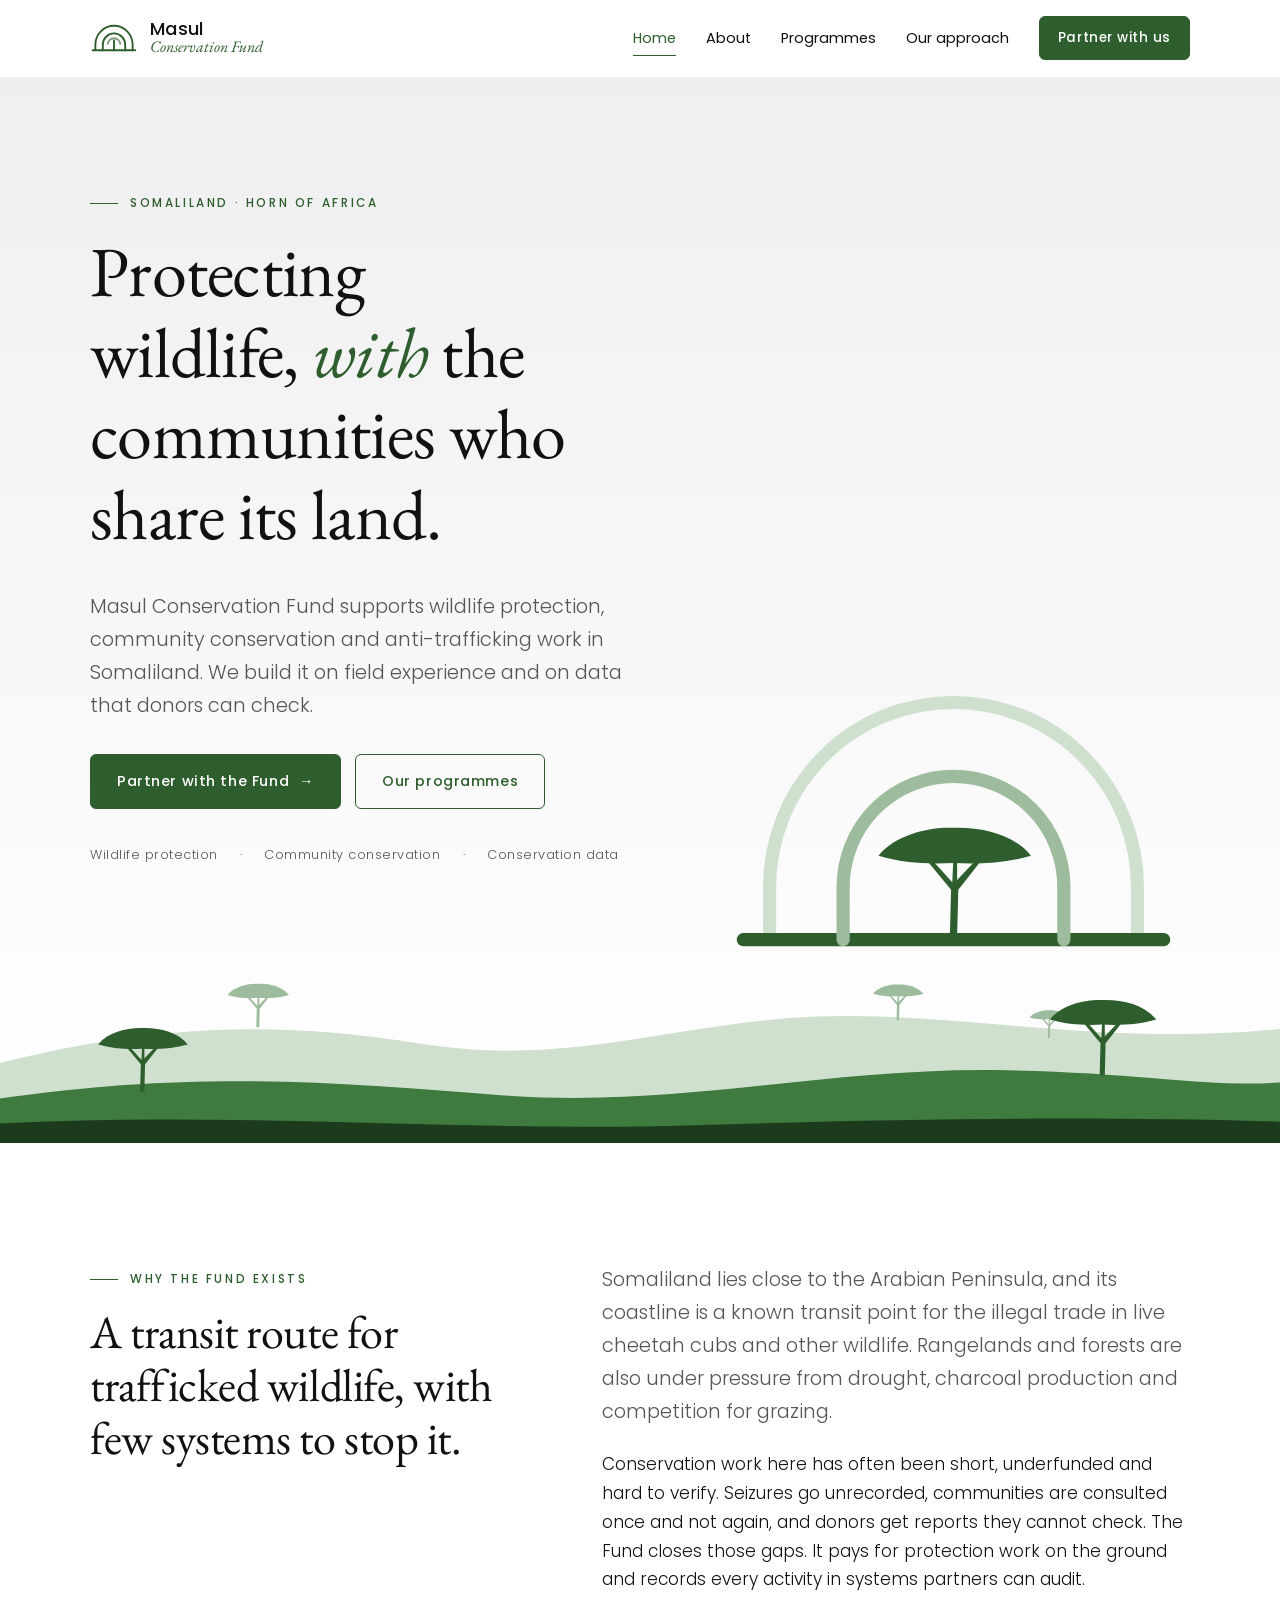
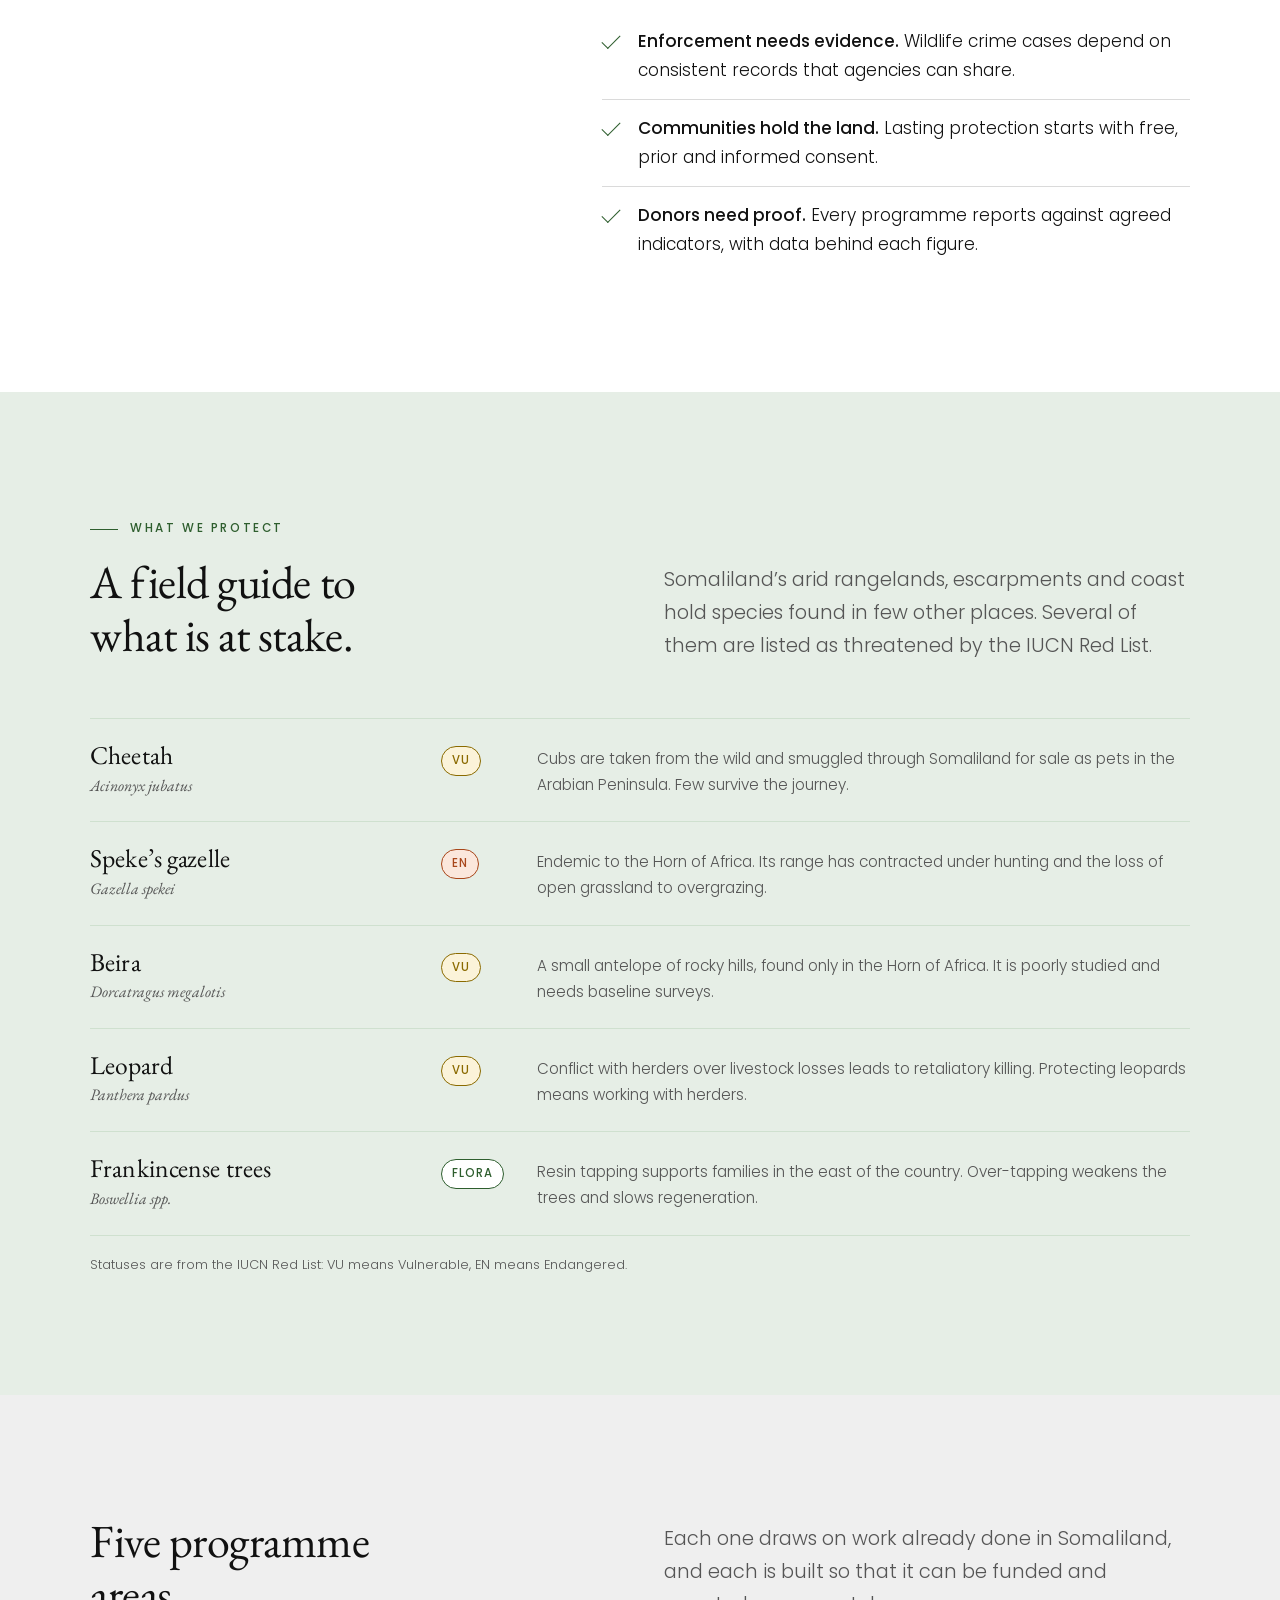
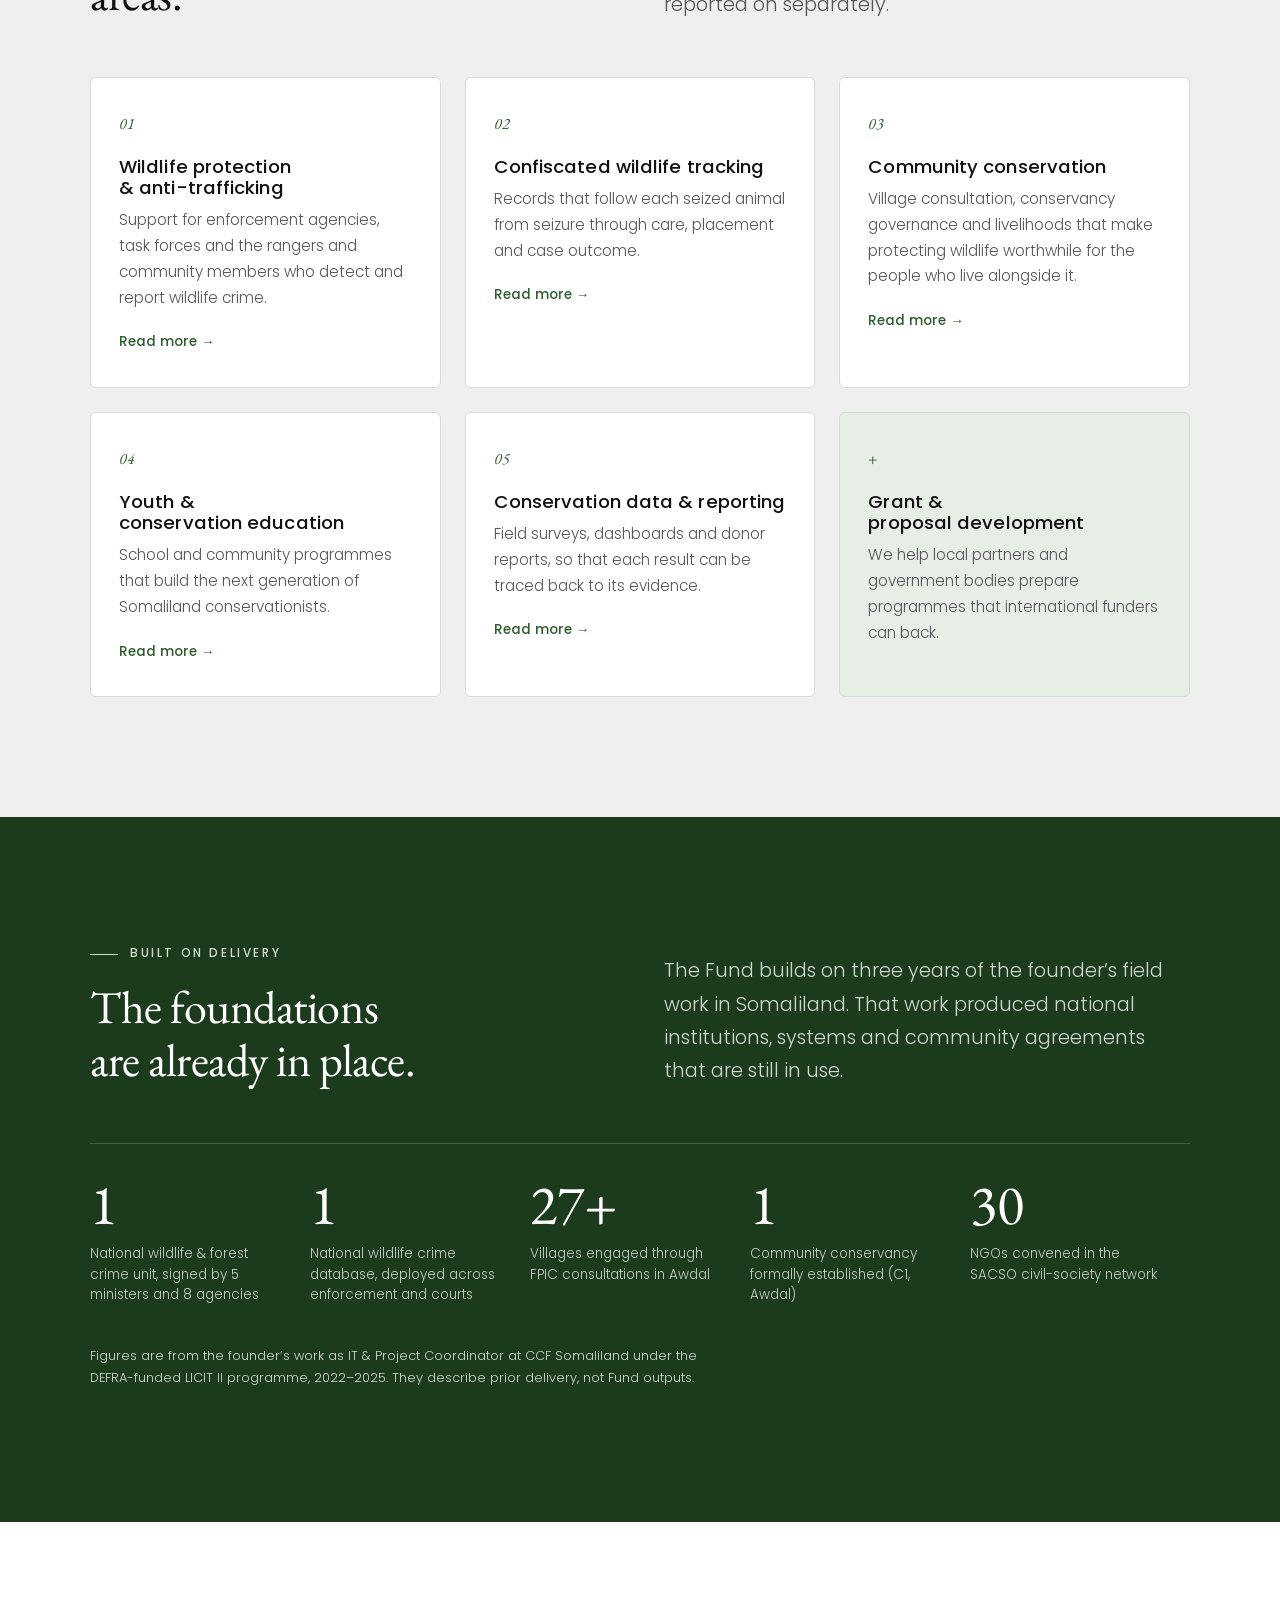
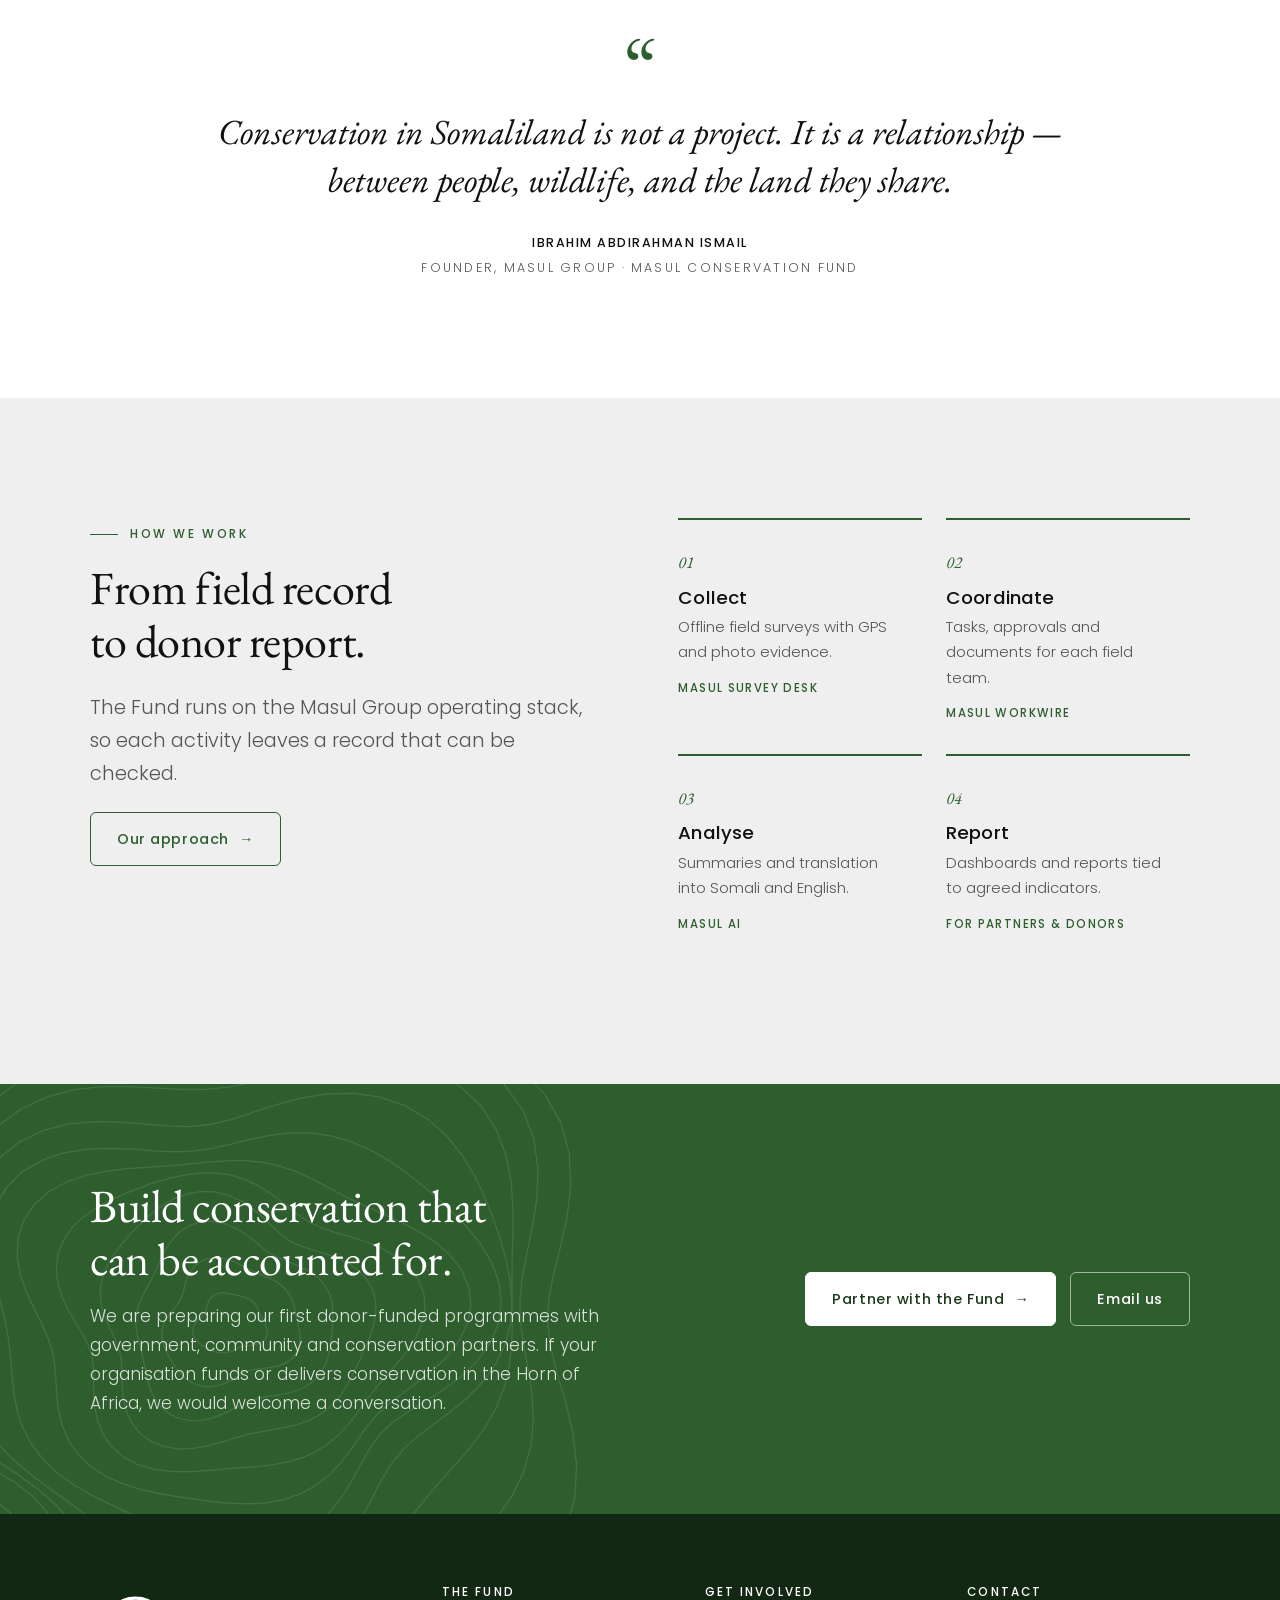
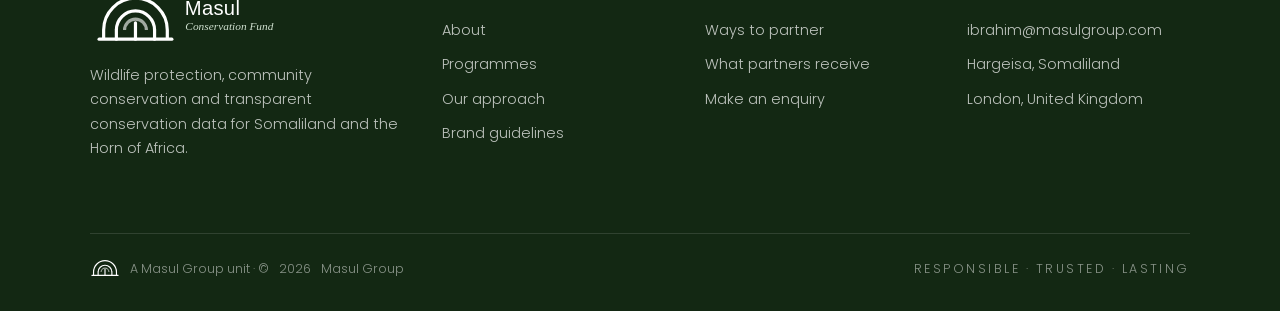
<file: index.html>
<!doctype html>
<html lang="en-GB">
<head>
  <meta charset="utf-8">
  <meta name="viewport" content="width=device-width, initial-scale=1">
  <title>Masul Conservation Fund — Wildlife protection for Somaliland</title>
  <meta name="description" content="Masul Conservation Fund supports wildlife protection, community conservation, anti-trafficking work and transparent conservation data in Somaliland and the Horn of Africa.">
  <meta name="theme-color" content="#2E5E2E">
  <meta property="og:type" content="website">
  <meta property="og:title" content="Masul Conservation Fund — Wildlife protection for Somaliland">
  <meta property="og:description" content="Masul Conservation Fund supports wildlife protection, community conservation, anti-trafficking work and transparent conservation data in Somaliland and the Horn of Africa.">
  <meta property="og:site_name" content="Masul Conservation Fund">
  <meta property="og:image" content="assets/img/og-image.png">
  <meta name="twitter:card" content="summary_large_image">
  <link rel="icon" href="assets/img/favicon.svg" type="image/svg+xml">
  <link rel="preconnect" href="https://fonts.googleapis.com">
  <link rel="preconnect" href="https://fonts.gstatic.com" crossorigin>
  <link href="https://fonts.googleapis.com/css2?family=EB+Garamond:ital,wght@0,400;0,500;1,400&family=Poppins:wght@300;400;500&display=swap" rel="stylesheet">
  <link rel="stylesheet" href="assets/css/styles.css">
  <script type="application/ld+json">{"@context": "https://schema.org", "@type": "NGO", "name": "Masul Conservation Fund", "description": "Wildlife protection, community conservation and transparent conservation data for Somaliland and the Horn of Africa.", "email": "ibrahim@masulgroup.com", "areaServed": ["Somaliland", "Horn of Africa"], "founder": {"@type": "Person", "name": "Ibrahim Abdirahman Ismail"}, "parentOrganization": {"@type": "Organization", "name": "Masul Group", "url": "https://masulgroup.com"}, "address": {"@type": "PostalAddress", "addressLocality": "Hargeisa", "addressCountry": "Somaliland"}}</script>
</head>
<body>
<a class="skip-link" href="#main">Skip to content</a>
<header class="site-header">
  <div class="wrap">
    <a class="brand" href="index.html" aria-label="Masul Conservation Fund — home">
      <img src="assets/img/cradle-green.svg" alt="" width="48" height="29">
      <span class="brand-text"><span class="brand-name">Masul</span><span class="brand-sub">Conservation Fund</span></span>
    </a>
    <button class="nav-toggle" aria-label="Menu" aria-expanded="false" aria-controls="site-nav"><span></span><span></span><span></span></button>
    <nav class="nav" id="site-nav" aria-label="Primary">
      <a href="index.html" aria-current="page">Home</a>
      <a href="about.html">About</a>
      <a href="programmes.html">Programmes</a>
      <a href="approach.html">Our approach</a>
      <a class="btn" href="partner.html">Partner with us</a>
    </nav>
  </div>
</header>
<main id="main">

<section class="hero">
  <div class="wrap hero-grid">
    <div class="hero-copy">
      <span class="eyebrow">Somaliland &middot; Horn of Africa</span>
      <h1>Protecting wildlife, <em>with</em> the communities who share its land.</h1>
      <p class="lede">Masul Conservation Fund supports wildlife protection, community conservation and anti-trafficking work in Somaliland. We build it on field experience and on data that donors can check.</p>
      <div class="btn-row">
        <a class="btn" href="partner.html">Partner with the Fund <span class="arrow">&rarr;</span></a>
        <a class="btn btn--ghost" href="programmes.html">Our programmes</a>
      </div>
      <div class="hero-meta"><span>Wildlife protection</span><span>Community conservation</span><span>Conservation data</span></div>
    </div>
    <div class="hero-art"><img src="assets/img/hero-cradle.svg" alt="" width="560" height="358"></div>
  </div>
  <img class="landscape" src="assets/img/landscape.svg" alt="" width="1440" height="200">
</section>

<section class="section">
  <div class="wrap split split--wide">
    <div class="reveal">
      <span class="eyebrow">Why the Fund exists</span>
      <h2>A transit route for trafficked wildlife, with few systems to stop it.</h2>
    </div>
    <div class="reveal">
      <p class="lede">Somaliland lies close to the Arabian Peninsula, and its coastline is a known transit point for the illegal trade in live cheetah cubs and other wildlife. Rangelands and forests are also under pressure from drought, charcoal production and competition for grazing.</p>
      <p>Conservation work here has often been short, underfunded and hard to verify. Seizures go unrecorded, communities are consulted once and not again, and donors get reports they cannot check. The Fund closes those gaps. It pays for protection work on the ground and records every activity in systems partners can audit.</p>
      <ul class="checklist">
        <li><strong>Enforcement needs evidence.</strong> Wildlife crime cases depend on consistent records that agencies can share.</li>
        <li><strong>Communities hold the land.</strong> Lasting protection starts with free, prior and informed consent.</li>
        <li><strong>Donors need proof.</strong> Every programme reports against agreed indicators, with data behind each figure.</li>
      </ul>
    </div>
  </div>
</section>


<section class="section section--tint" id="species">
  <div class="wrap">
    <div class="section-head reveal">
      <div>
        <span class="eyebrow">What we protect</span>
        <h2>A field guide to what is at stake.</h2>
      </div>
      <p class="lede">Somaliland&rsquo;s arid rangelands, escarpments and coast hold species found in few other places. Several of them are listed as threatened by the IUCN Red List.</p>
    </div>
    <ol class="field-guide reveal">
      <li>
        <div class="fg-name"><h3>Cheetah</h3><i>Acinonyx jubatus</i></div>
        <span class="status status--vu" title="IUCN Red List: Vulnerable">VU</span>
        <p>Cubs are taken from the wild and smuggled through Somaliland for sale as pets in the Arabian Peninsula. Few survive the journey.</p>
      </li>
      <li>
        <div class="fg-name"><h3>Speke&rsquo;s gazelle</h3><i>Gazella spekei</i></div>
        <span class="status status--en" title="IUCN Red List: Endangered">EN</span>
        <p>Endemic to the Horn of Africa. Its range has contracted under hunting and the loss of open grassland to overgrazing.</p>
      </li>
      <li>
        <div class="fg-name"><h3>Beira</h3><i>Dorcatragus megalotis</i></div>
        <span class="status status--vu" title="IUCN Red List: Vulnerable">VU</span>
        <p>A small antelope of rocky hills, found only in the Horn of Africa. It is poorly studied and needs baseline surveys.</p>
      </li>
      <li>
        <div class="fg-name"><h3>Leopard</h3><i>Panthera pardus</i></div>
        <span class="status status--vu" title="IUCN Red List: Vulnerable">VU</span>
        <p>Conflict with herders over livestock losses leads to retaliatory killing. Protecting leopards means working with herders.</p>
      </li>
      <li>
        <div class="fg-name"><h3>Frankincense trees</h3><i>Boswellia spp.</i></div>
        <span class="status status--plant" title="Plant species of economic and cultural value">Flora</span>
        <p>Resin tapping supports families in the east of the country. Over-tapping weakens the trees and slows regeneration.</p>
      </li>
    </ol>
    <p class="source-note">Statuses are from the IUCN Red List: VU means Vulnerable, EN means Endangered.</p>
  </div>
</section>

<section class="section section--grey">
  <div class="wrap">
    <div class="section-head reveal">
      <h2>Five programme areas.</h2>
      <p class="lede">Each one draws on work already done in Somaliland, and each is built so that it can be funded and reported on separately.</p>
    </div>
    <div class="grid grid--3">
      <a class="card card--link reveal" href="programmes.html#protection">
        <span class="num">01</span>
        <h3>Wildlife protection &amp; anti-trafficking</h3>
        <p>Support for enforcement agencies, task forces and the rangers and community members who detect and report wildlife crime.</p>
        <span class="more">Read more &rarr;</span>
      </a>
      <a class="card card--link reveal" href="programmes.html#confiscated">
        <span class="num">02</span>
        <h3>Confiscated wildlife tracking</h3>
        <p>Records that follow each seized animal from seizure through care, placement and case outcome.</p>
        <span class="more">Read more &rarr;</span>
      </a>
      <a class="card card--link reveal" href="programmes.html#community">
        <span class="num">03</span>
        <h3>Community conservation</h3>
        <p>Village consultation, conservancy governance and livelihoods that make protecting wildlife worthwhile for the people who live alongside it.</p>
        <span class="more">Read more &rarr;</span>
      </a>
      <a class="card card--link reveal" href="programmes.html#education">
        <span class="num">04</span>
        <h3>Youth &amp; conservation education</h3>
        <p>School and community programmes that build the next generation of Somaliland conservationists.</p>
        <span class="more">Read more &rarr;</span>
      </a>
      <a class="card card--link reveal" href="programmes.html#data">
        <span class="num">05</span>
        <h3>Conservation data &amp; reporting</h3>
        <p>Field surveys, dashboards and donor reports, so that each result can be traced back to its evidence.</p>
        <span class="more">Read more &rarr;</span>
      </a>
      <div class="card reveal" style="background:var(--green-tint);border-color:var(--green-mist)">
        <span class="num">+</span>
        <h3>Grant &amp; proposal development</h3>
        <p>We help local partners and government bodies prepare programmes that international funders can back.</p>
      </div>
    </div>
  </div>
</section>

<section class="section section--green">
  <div class="wrap">
    <div class="section-head reveal">
      <div>
        <span class="eyebrow">Built on delivery</span>
        <h2>The foundations are already in place.</h2>
      </div>
      <p class="lede">The Fund builds on three years of the founder&rsquo;s field work in Somaliland. That work produced national institutions, systems and community agreements that are still in use.</p>
    </div>
    <div class="stats reveal">
      <div class="stat"><span class="stat-value">1</span><span class="stat-label">National wildlife &amp; forest crime unit, signed by 5 ministers and 8 agencies</span></div>
      <div class="stat"><span class="stat-value">1</span><span class="stat-label">National wildlife crime database, deployed across enforcement and courts</span></div>
      <div class="stat"><span class="stat-value">27+</span><span class="stat-label">Villages engaged through FPIC consultations in Awdal</span></div>
      <div class="stat"><span class="stat-value">1</span><span class="stat-label">Community conservancy formally established (C1, Awdal)</span></div>
      <div class="stat"><span class="stat-value">30</span><span class="stat-label">NGOs convened in the SACSO civil-society network</span></div>
    </div>
    <p class="footnote">Figures are from the founder&rsquo;s work as IT &amp; Project Coordinator at CCF Somaliland under the DEFRA-funded LICIT II programme, 2022&ndash;2025. They describe prior delivery, not Fund outputs.</p>
  </div>
</section>

<section class="section">
  <div class="wrap">
    <figure class="quote reveal">
      <blockquote>Conservation in Somaliland is not a project. It is a relationship &mdash; between people, wildlife, and the land they share.</blockquote>
      <figcaption><strong>Ibrahim Abdirahman Ismail</strong>Founder, Masul Group &middot; Masul Conservation Fund</figcaption>
    </figure>
  </div>
</section>

<section class="section section--grey">
  <div class="wrap split">
    <div class="reveal">
      <span class="eyebrow">How we work</span>
      <h2>From field record to donor report.</h2>
      <p class="lede">The Fund runs on the Masul Group operating stack, so each activity leaves a record that can be checked.</p>
      <a class="btn btn--ghost" href="approach.html">Our approach <span class="arrow">&rarr;</span></a>
    </div>
    <div class="flow reveal" style="grid-template-columns:1fr 1fr;column-gap:24px">
      <div class="flow-step"><h3>Collect</h3><p>Offline field surveys with GPS and photo evidence.</p><span class="tag">Masul Survey Desk</span></div>
      <div class="flow-step"><h3>Coordinate</h3><p>Tasks, approvals and documents for each field team.</p><span class="tag">Masul WorkWire</span></div>
      <div class="flow-step"><h3>Analyse</h3><p>Summaries and translation into Somali and English.</p><span class="tag">Masul AI</span></div>
      <div class="flow-step"><h3>Report</h3><p>Dashboards and reports tied to agreed indicators.</p><span class="tag">For partners &amp; donors</span></div>
    </div>
  </div>
</section>

<section class="cta-band">
  <img class="contours" src="assets/img/contours.svg" alt="">
  <div class="wrap">
    <div>
      <h2>Build conservation that can be accounted for.</h2>
      <p>We are preparing our first donor-funded programmes with government, community and conservation partners. If your organisation funds or delivers conservation in the Horn of Africa, we would welcome a conversation.</p>
    </div>
    <div class="btn-row">
      <a class="btn btn--light" href="partner.html">Partner with the Fund <span class="arrow">&rarr;</span></a>
      <a class="btn btn--outline-light" href="mailto:ibrahim@masulgroup.com">Email us</a>
    </div>
  </div>
</section>
</main>
<footer class="site-footer">
  <div class="wrap">
    <div class="footer-grid">
      <div class="footer-brand">
        <img src="assets/img/logo-horizontal-reversed.svg" alt="Masul Conservation Fund" width="240" height="57">
        <p>Wildlife protection, community conservation and transparent conservation data for Somaliland and the Horn of Africa.</p>
      </div>
      <div>
        <h4>The Fund</h4>
        <ul>
          <li><a href="about.html">About</a></li>
          <li><a href="programmes.html">Programmes</a></li>
          <li><a href="approach.html">Our approach</a></li>
          <li><a href="brand/index.html">Brand guidelines</a></li>
        </ul>
      </div>
      <div>
        <h4>Get involved</h4>
        <ul>
          <li><a href="partner.html#ways">Ways to partner</a></li>
          <li><a href="partner.html#reporting">What partners receive</a></li>
          <li><a href="partner.html#contact">Make an enquiry</a></li>
        </ul>
      </div>
      <div>
        <h4>Contact</h4>
        <ul>
          <li><a href="mailto:ibrahim@masulgroup.com">ibrahim@masulgroup.com</a></li>
          <li>Hargeisa, Somaliland</li>
          <li>London, United Kingdom</li>
        </ul>
      </div>
    </div>
    <div class="footer-bottom">
      <span class="group-endorse"><img src="assets/img/cradle-white.svg" alt="" width="30" height="18">A Masul Group unit · &copy; <span data-year>2026</span> Masul Group</span>
      <span class="tagline">Responsible · Trusted · Lasting</span>
    </div>
  </div>
</footer>
<script src="assets/js/main.js" defer></script>
</body>
</html>
</file>
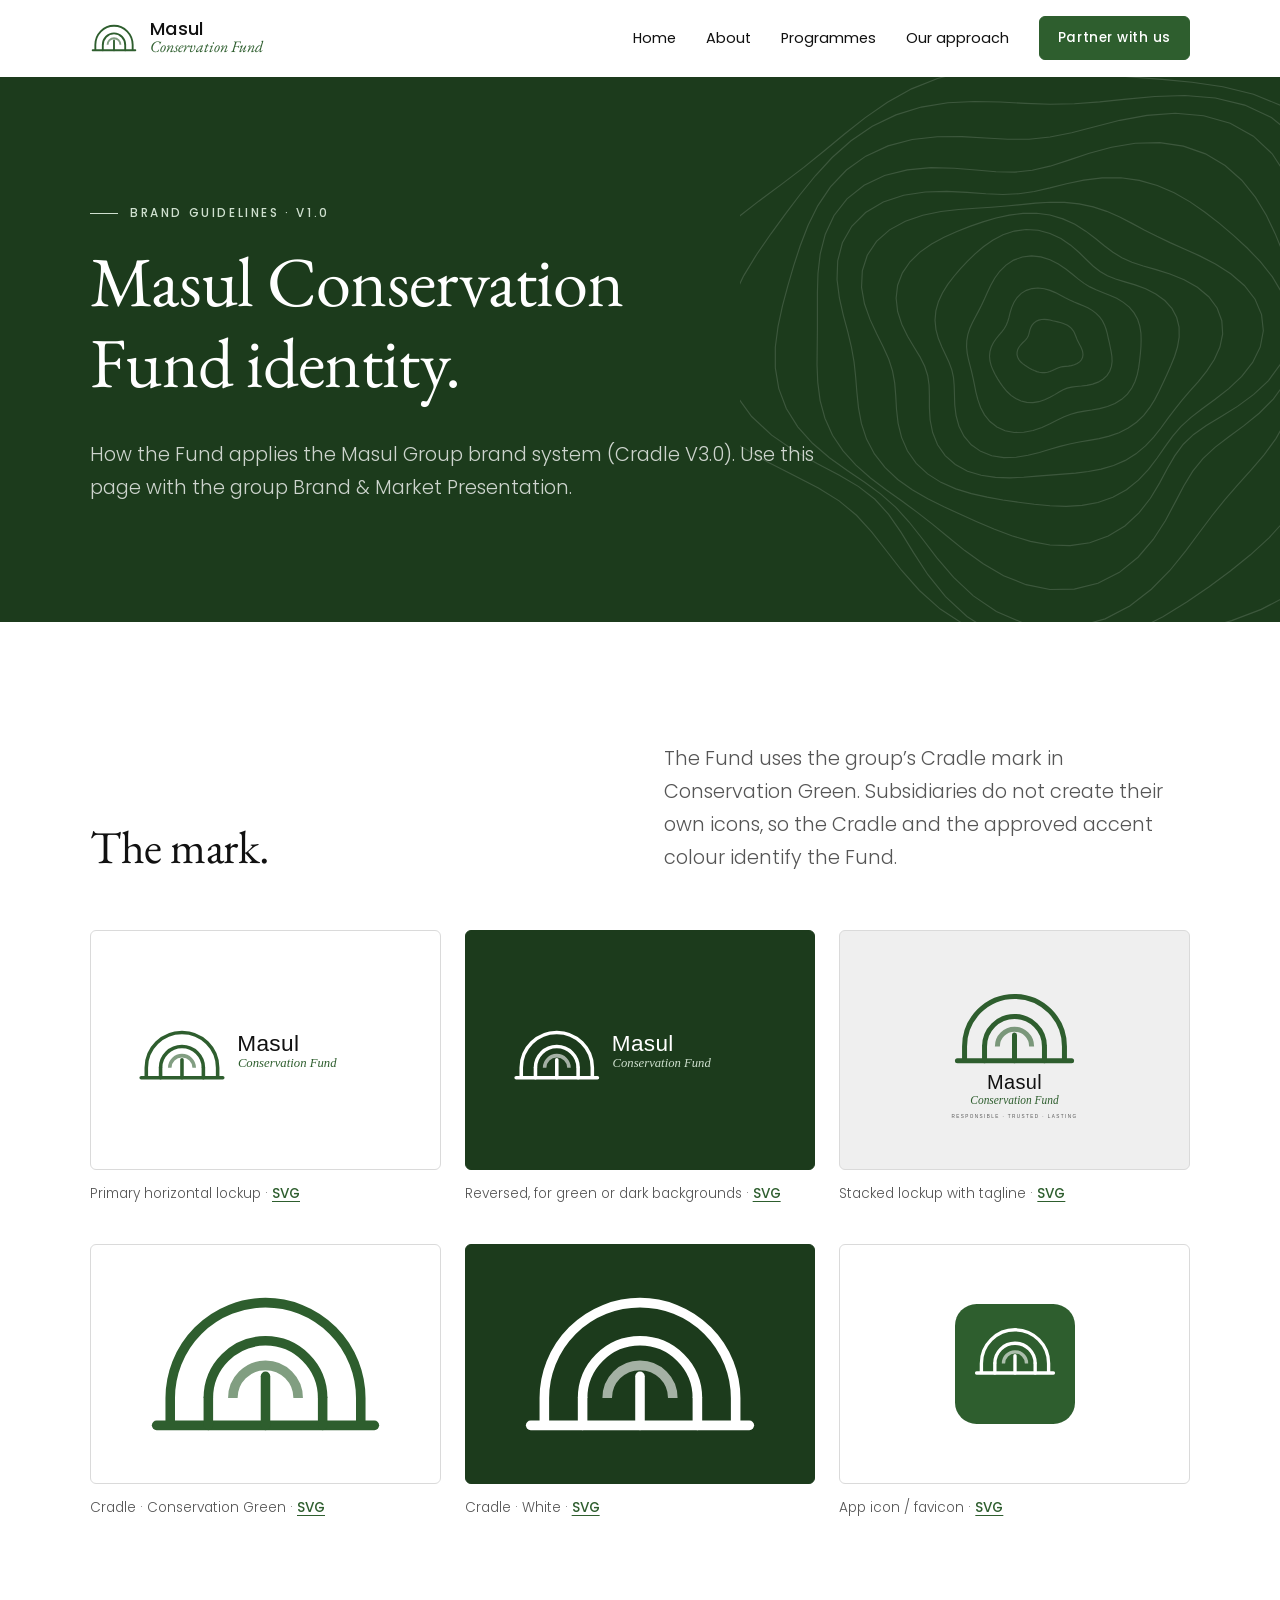
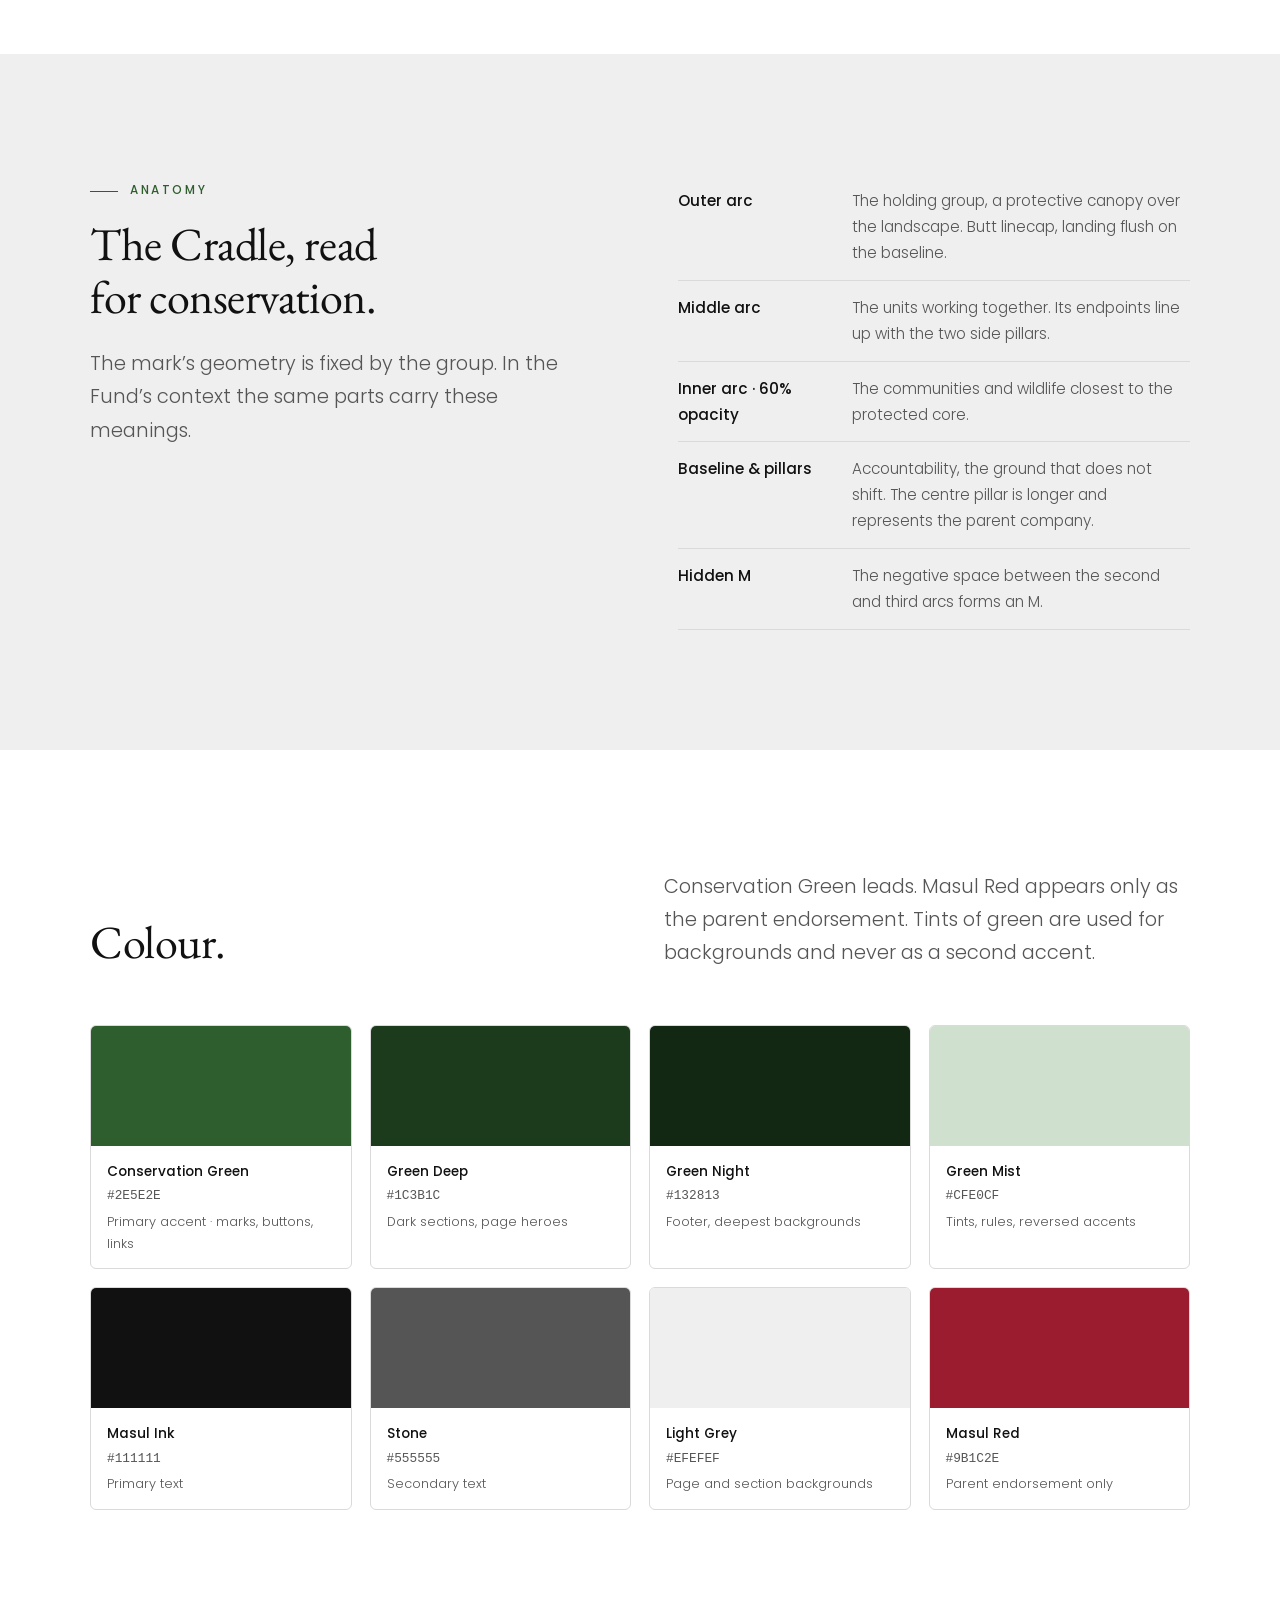
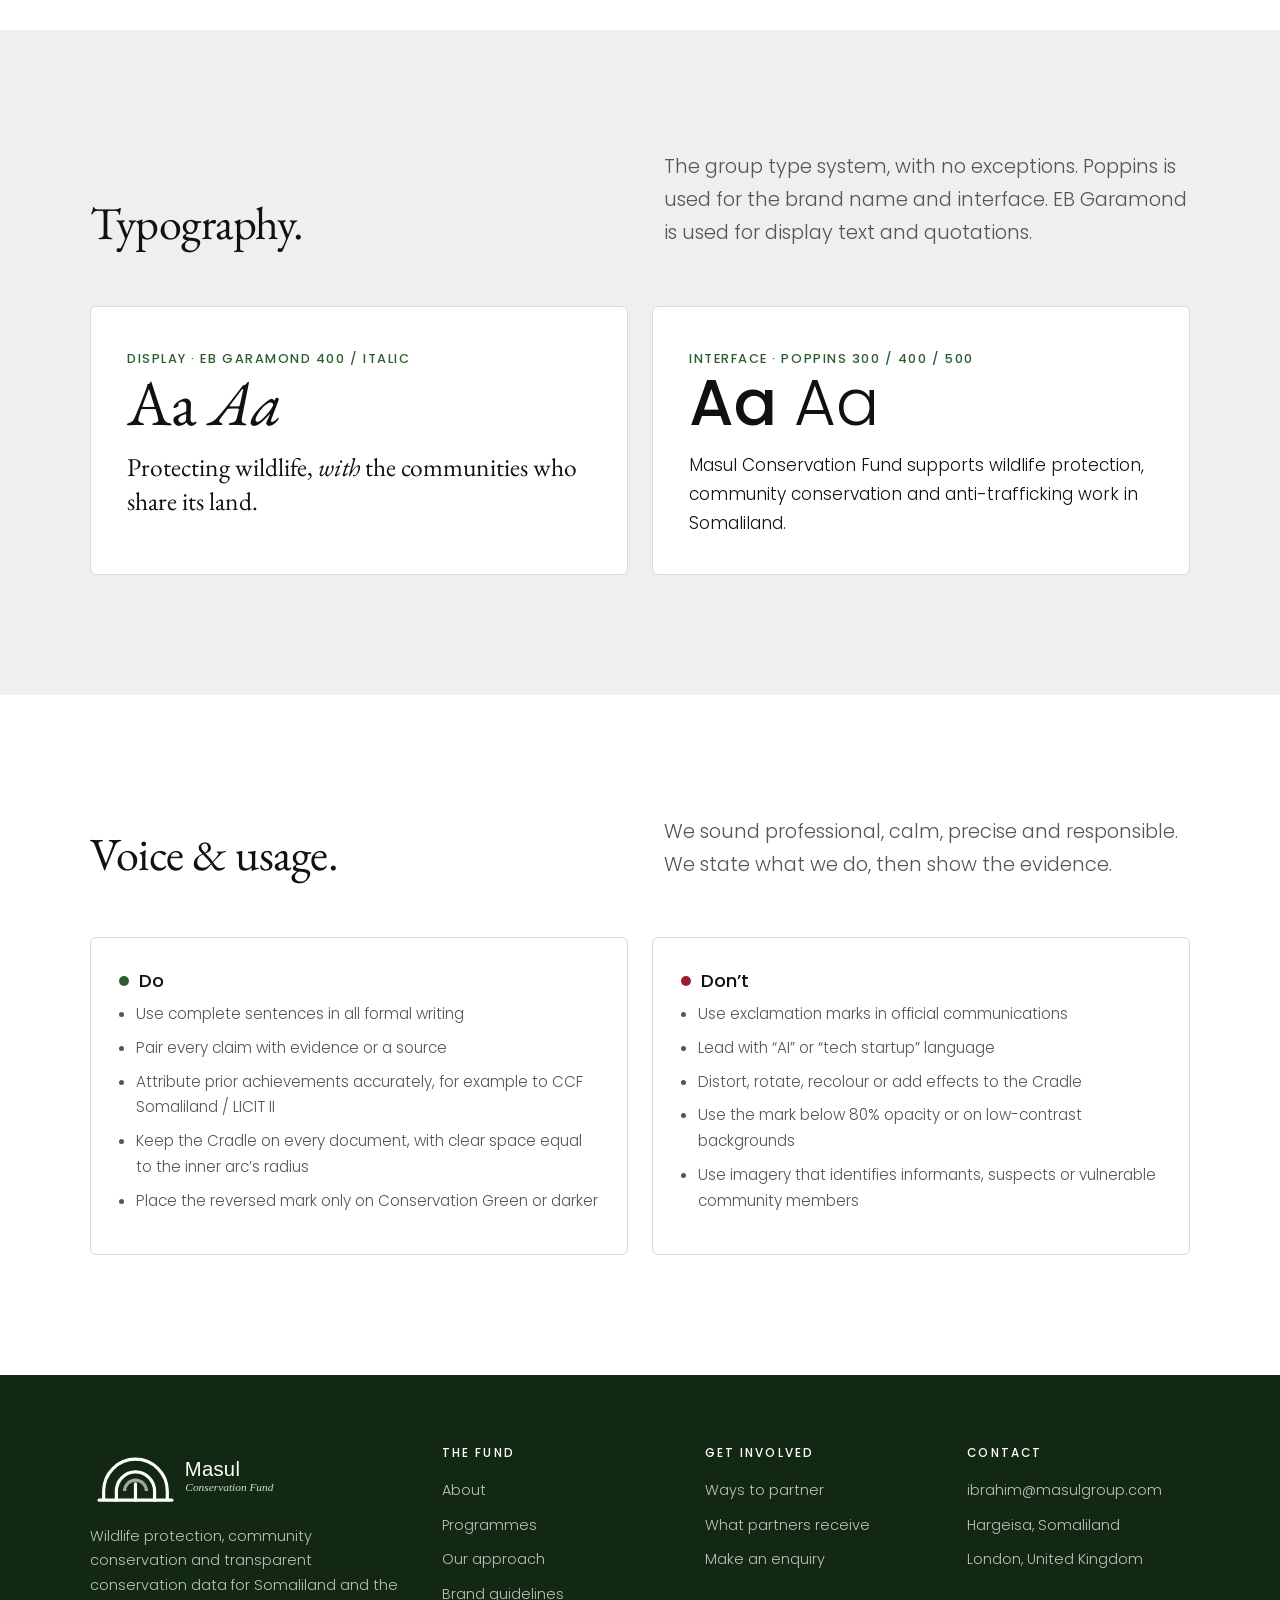
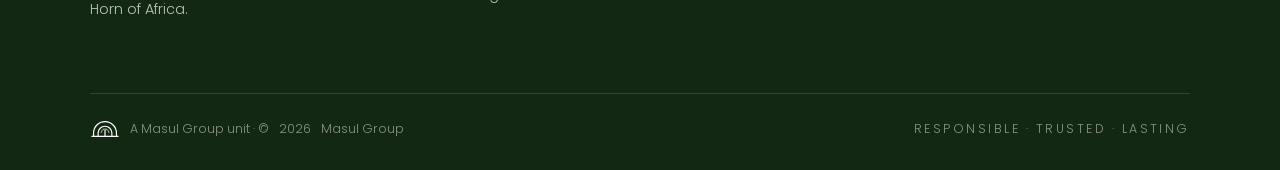
<file: brand/index.html>
<!doctype html>
<html lang="en-GB">
<head>
  <meta charset="utf-8">
  <meta name="viewport" content="width=device-width, initial-scale=1">
  <title>Brand guidelines — Masul Conservation Fund</title>
  <meta name="description" content="Logo, colour, typography and voice guidelines for Masul Conservation Fund.">
  <meta name="theme-color" content="#2E5E2E">
  <meta property="og:type" content="website">
  <meta property="og:title" content="Brand guidelines — Masul Conservation Fund">
  <meta property="og:description" content="Logo, colour, typography and voice guidelines for Masul Conservation Fund.">
  <meta property="og:site_name" content="Masul Conservation Fund">
  <meta property="og:image" content="../assets/img/og-image.png">
  <meta name="twitter:card" content="summary_large_image">
  <link rel="icon" href="../assets/img/favicon.svg" type="image/svg+xml">
  <link rel="preconnect" href="https://fonts.googleapis.com">
  <link rel="preconnect" href="https://fonts.gstatic.com" crossorigin>
  <link href="https://fonts.googleapis.com/css2?family=EB+Garamond:ital,wght@0,400;0,500;1,400&family=Poppins:wght@300;400;500&display=swap" rel="stylesheet">
  <link rel="stylesheet" href="../assets/css/styles.css">
  <script type="application/ld+json">{"@context": "https://schema.org", "@type": "NGO", "name": "Masul Conservation Fund", "description": "Wildlife protection, community conservation and transparent conservation data for Somaliland and the Horn of Africa.", "email": "ibrahim@masulgroup.com", "areaServed": ["Somaliland", "Horn of Africa"], "founder": {"@type": "Person", "name": "Ibrahim Abdirahman Ismail"}, "parentOrganization": {"@type": "Organization", "name": "Masul Group", "url": "https://masulgroup.com"}, "address": {"@type": "PostalAddress", "addressLocality": "Hargeisa", "addressCountry": "Somaliland"}}</script>
</head>
<body>
<a class="skip-link" href="#main">Skip to content</a>
<header class="site-header">
  <div class="wrap">
    <a class="brand" href="../index.html" aria-label="Masul Conservation Fund — home">
      <img src="../assets/img/cradle-green.svg" alt="" width="48" height="29">
      <span class="brand-text"><span class="brand-name">Masul</span><span class="brand-sub">Conservation Fund</span></span>
    </a>
    <button class="nav-toggle" aria-label="Menu" aria-expanded="false" aria-controls="site-nav"><span></span><span></span><span></span></button>
    <nav class="nav" id="site-nav" aria-label="Primary">
      <a href="../index.html">Home</a>
      <a href="../about.html">About</a>
      <a href="../programmes.html">Programmes</a>
      <a href="../approach.html">Our approach</a>
      <a class="btn" href="../partner.html">Partner with us</a>
    </nav>
  </div>
</header>
<main id="main">

<section class="page-hero">
  <img class="contours" src="../assets/img/contours.svg" alt="">
  <div class="wrap">
    <span class="eyebrow">Brand guidelines &middot; v1.0</span>
    <h1>Masul Conservation Fund identity.</h1>
    <p class="lede">How the Fund applies the Masul Group brand system (Cradle V3.0). Use this page with the group Brand &amp; Market Presentation.</p>
  </div>
</section>

<section class="section">
  <div class="wrap">
    <div class="section-head reveal">
      <h2>The mark.</h2>
      <p class="lede">The Fund uses the group&rsquo;s Cradle mark in Conservation Green. Subsidiaries do not create their own icons, so the Cradle and the approved accent colour identify the Fund.</p>
    </div>
    <div class="grid grid--3">
      <div class="reveal"><div class="logo-tile"><img src="../assets/img/logo-horizontal.svg" alt="Horizontal lockup"></div><p class="logo-caption">Primary horizontal lockup &middot; <a href="../assets/img/logo-horizontal.svg" download>SVG</a></p></div>
      <div class="reveal"><div class="logo-tile logo-tile--dark"><img src="../assets/img/logo-horizontal-reversed.svg" alt="Reversed lockup"></div><p class="logo-caption">Reversed, for green or dark backgrounds &middot; <a href="../assets/img/logo-horizontal-reversed.svg" download>SVG</a></p></div>
      <div class="reveal"><div class="logo-tile logo-tile--grey"><img src="../assets/img/logo-stacked.svg" alt="Stacked lockup"></div><p class="logo-caption">Stacked lockup with tagline &middot; <a href="../assets/img/logo-stacked.svg" download>SVG</a></p></div>
      <div class="reveal"><div class="logo-tile"><img src="../assets/img/cradle-green.svg" alt="Cradle in Conservation Green"></div><p class="logo-caption">Cradle &middot; Conservation Green &middot; <a href="../assets/img/cradle-green.svg" download>SVG</a></p></div>
      <div class="reveal"><div class="logo-tile logo-tile--dark"><img src="../assets/img/cradle-white.svg" alt="Cradle in white"></div><p class="logo-caption">Cradle &middot; White &middot; <a href="../assets/img/cradle-white.svg" download>SVG</a></p></div>
      <div class="reveal"><div class="logo-tile"><img src="../assets/img/favicon.svg" alt="App icon" style="max-height:120px"></div><p class="logo-caption">App icon / favicon &middot; <a href="../assets/img/favicon.svg" download>SVG</a></p></div>
    </div>
  </div>
</section>

<section class="section section--grey">
  <div class="wrap split">
    <div class="reveal">
      <span class="eyebrow">Anatomy</span>
      <h2>The Cradle, read for conservation.</h2>
      <p class="lede">The mark&rsquo;s geometry is fixed by the group. In the Fund&rsquo;s context the same parts carry these meanings.</p>
    </div>
    <div class="reveal">
      <table class="creds">
        <tr><th>Outer arc</th><td>The holding group, a protective canopy over the landscape. Butt linecap, landing flush on the baseline.</td></tr>
        <tr><th>Middle arc</th><td>The units working together. Its endpoints line up with the two side pillars.</td></tr>
        <tr><th>Inner arc &middot; 60% opacity</th><td>The communities and wildlife closest to the protected core.</td></tr>
        <tr><th>Baseline &amp; pillars</th><td>Accountability, the ground that does not shift. The centre pillar is longer and represents the parent company.</td></tr>
        <tr><th>Hidden M</th><td>The negative space between the second and third arcs forms an M.</td></tr>
      </table>
    </div>
  </div>
</section>

<section class="section">
  <div class="wrap">
    <div class="section-head reveal">
      <h2>Colour.</h2>
      <p class="lede">Conservation Green leads. Masul Red appears only as the parent endorsement. Tints of green are used for backgrounds and never as a second accent.</p>
    </div>
    <div class="swatches reveal">
      <div class="swatch"><div class="chip" style="background:#2E5E2E"></div><div class="meta"><strong>Conservation Green</strong><code>#2E5E2E</code><span>Primary accent &middot; marks, buttons, links</span></div></div><div class="swatch"><div class="chip" style="background:#1C3B1C"></div><div class="meta"><strong>Green Deep</strong><code>#1C3B1C</code><span>Dark sections, page heroes</span></div></div><div class="swatch"><div class="chip" style="background:#132813"></div><div class="meta"><strong>Green Night</strong><code>#132813</code><span>Footer, deepest backgrounds</span></div></div><div class="swatch"><div class="chip" style="background:#CFE0CF"></div><div class="meta"><strong>Green Mist</strong><code>#CFE0CF</code><span>Tints, rules, reversed accents</span></div></div><div class="swatch"><div class="chip" style="background:#111111"></div><div class="meta"><strong>Masul Ink</strong><code>#111111</code><span>Primary text</span></div></div><div class="swatch"><div class="chip" style="background:#555555"></div><div class="meta"><strong>Stone</strong><code>#555555</code><span>Secondary text</span></div></div><div class="swatch"><div class="chip" style="background:#EFEFEF"></div><div class="meta"><strong>Light Grey</strong><code>#EFEFEF</code><span>Page and section backgrounds</span></div></div><div class="swatch"><div class="chip" style="background:#9B1C2E"></div><div class="meta"><strong>Masul Red</strong><code>#9B1C2E</code><span>Parent endorsement only</span></div></div>
    </div>
  </div>
</section>

<section class="section section--grey">
  <div class="wrap">
    <div class="section-head reveal">
      <h2>Typography.</h2>
      <p class="lede">The group type system, with no exceptions. Poppins is used for the brand name and interface. EB Garamond is used for display text and quotations.</p>
    </div>
    <div class="grid grid--2">
      <div class="type-specimen reveal">
        <span class="meta">Display &middot; EB Garamond 400 / italic</span>
        <div class="big garamond">Aa <em>Aa</em></div>
        <p class="garamond" style="font-size:1.6rem;line-height:1.3;margin:0">Protecting wildlife, <em>with</em> the communities who share its land.</p>
      </div>
      <div class="type-specimen reveal">
        <span class="meta">Interface &middot; Poppins 300 / 400 / 500</span>
        <div class="big" style="font-weight:500">Aa <span style="font-weight:300">Aa</span></div>
        <p style="margin:0">Masul Conservation Fund supports wildlife protection, community conservation and anti-trafficking work in Somaliland.</p>
      </div>
    </div>
  </div>
</section>

<section class="section">
  <div class="wrap">
    <div class="section-head reveal">
      <h2>Voice &amp; usage.</h2>
      <p class="lede">We sound professional, calm, precise and responsible. We state what we do, then show the evidence.</p>
    </div>
    <div class="dos">
      <div class="card reveal"><h3><span class="dot dot--ok"></span>Do</h3><ul>
        <li>Use complete sentences in all formal writing</li>
        <li>Pair every claim with evidence or a source</li>
        <li>Attribute prior achievements accurately, for example to CCF Somaliland / LICIT II</li>
        <li>Keep the Cradle on every document, with clear space equal to the inner arc&rsquo;s radius</li>
        <li>Place the reversed mark only on Conservation Green or darker</li>
      </ul></div>
      <div class="card reveal"><h3><span class="dot dot--no"></span>Don&rsquo;t</h3><ul>
        <li>Use exclamation marks in official communications</li>
        <li>Lead with &ldquo;AI&rdquo; or &ldquo;tech startup&rdquo; language</li>
        <li>Distort, rotate, recolour or add effects to the Cradle</li>
        <li>Use the mark below 80% opacity or on low-contrast backgrounds</li>
        <li>Use imagery that identifies informants, suspects or vulnerable community members</li>
      </ul></div>
    </div>
  </div>
</section>
</main>
<footer class="site-footer">
  <div class="wrap">
    <div class="footer-grid">
      <div class="footer-brand">
        <img src="../assets/img/logo-horizontal-reversed.svg" alt="Masul Conservation Fund" width="240" height="57">
        <p>Wildlife protection, community conservation and transparent conservation data for Somaliland and the Horn of Africa.</p>
      </div>
      <div>
        <h4>The Fund</h4>
        <ul>
          <li><a href="../about.html">About</a></li>
          <li><a href="../programmes.html">Programmes</a></li>
          <li><a href="../approach.html">Our approach</a></li>
          <li><a href="../brand/index.html">Brand guidelines</a></li>
        </ul>
      </div>
      <div>
        <h4>Get involved</h4>
        <ul>
          <li><a href="../partner.html#ways">Ways to partner</a></li>
          <li><a href="../partner.html#reporting">What partners receive</a></li>
          <li><a href="../partner.html#contact">Make an enquiry</a></li>
        </ul>
      </div>
      <div>
        <h4>Contact</h4>
        <ul>
          <li><a href="mailto:ibrahim@masulgroup.com">ibrahim@masulgroup.com</a></li>
          <li>Hargeisa, Somaliland</li>
          <li>London, United Kingdom</li>
        </ul>
      </div>
    </div>
    <div class="footer-bottom">
      <span class="group-endorse"><img src="../assets/img/cradle-white.svg" alt="" width="30" height="18">A Masul Group unit · &copy; <span data-year>2026</span> Masul Group</span>
      <span class="tagline">Responsible · Trusted · Lasting</span>
    </div>
  </div>
</footer>
<script src="../assets/js/main.js" defer></script>
</body>
</html>
</file>
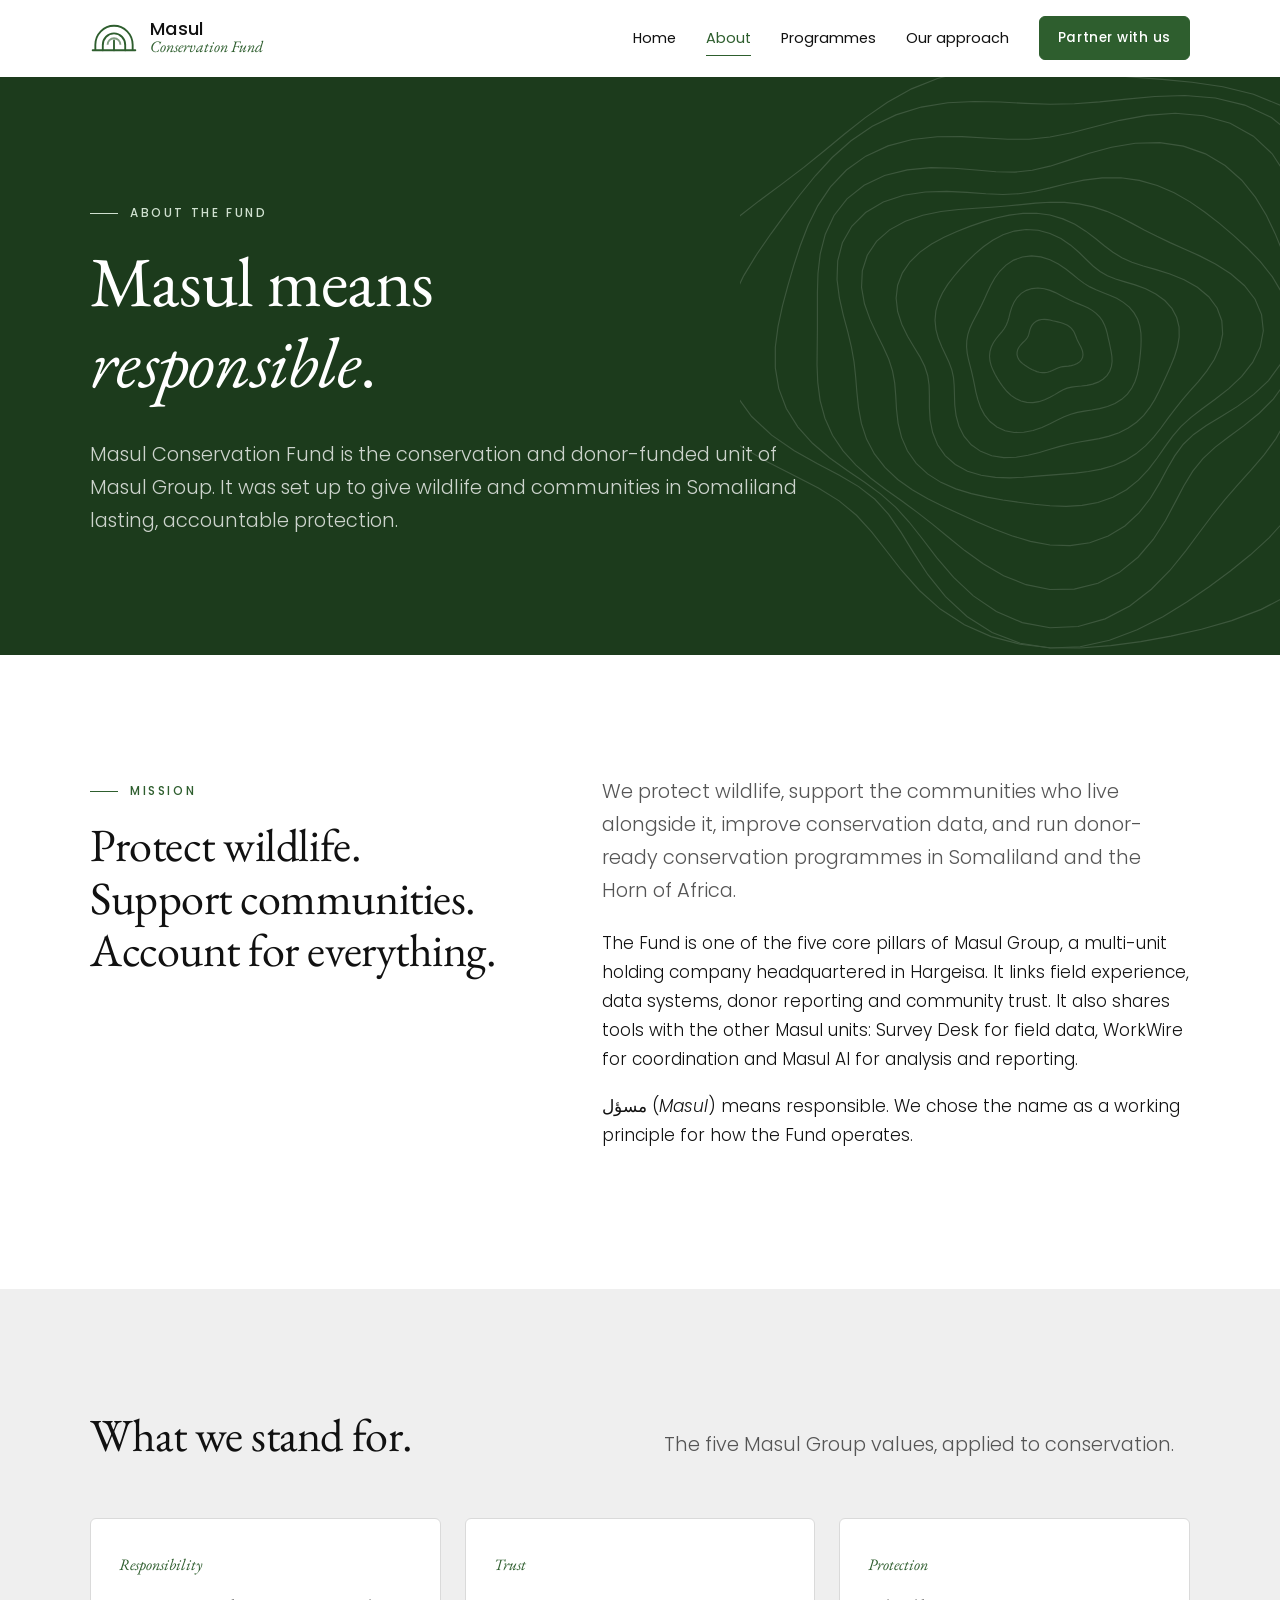
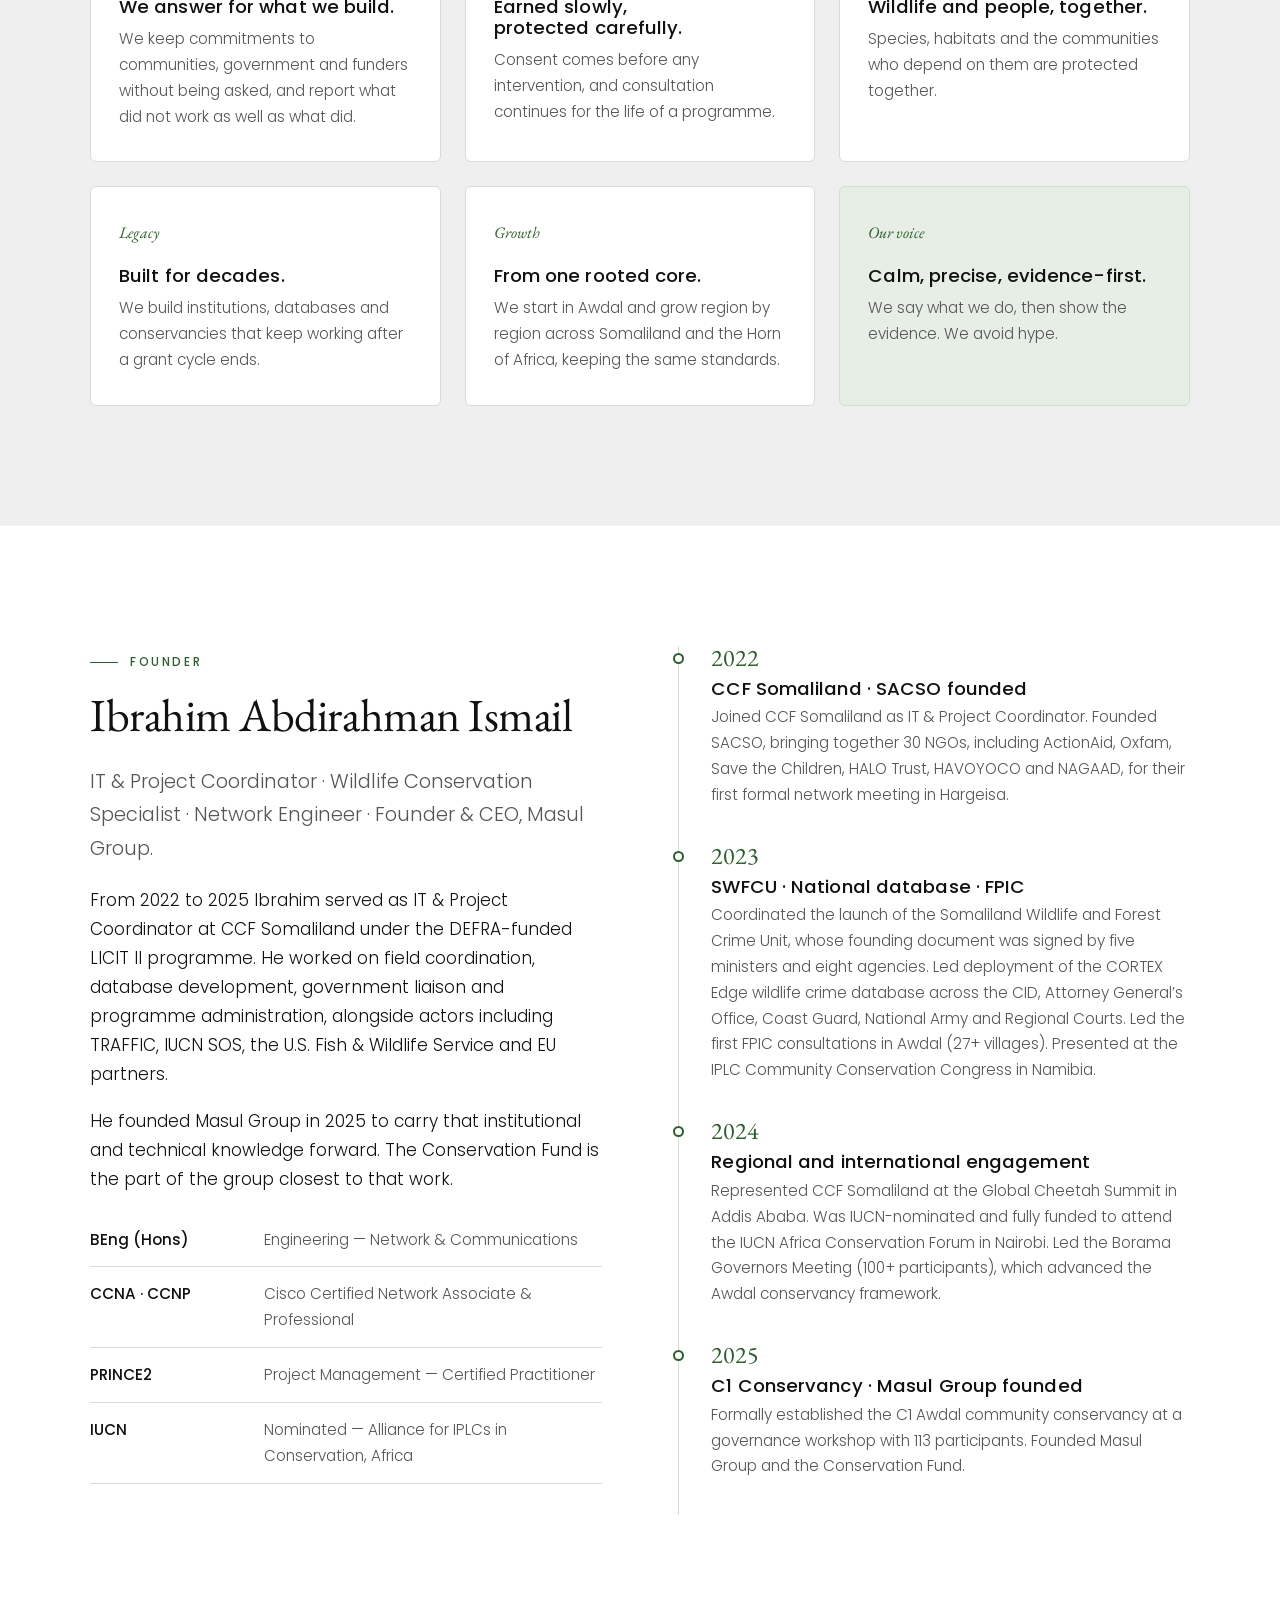
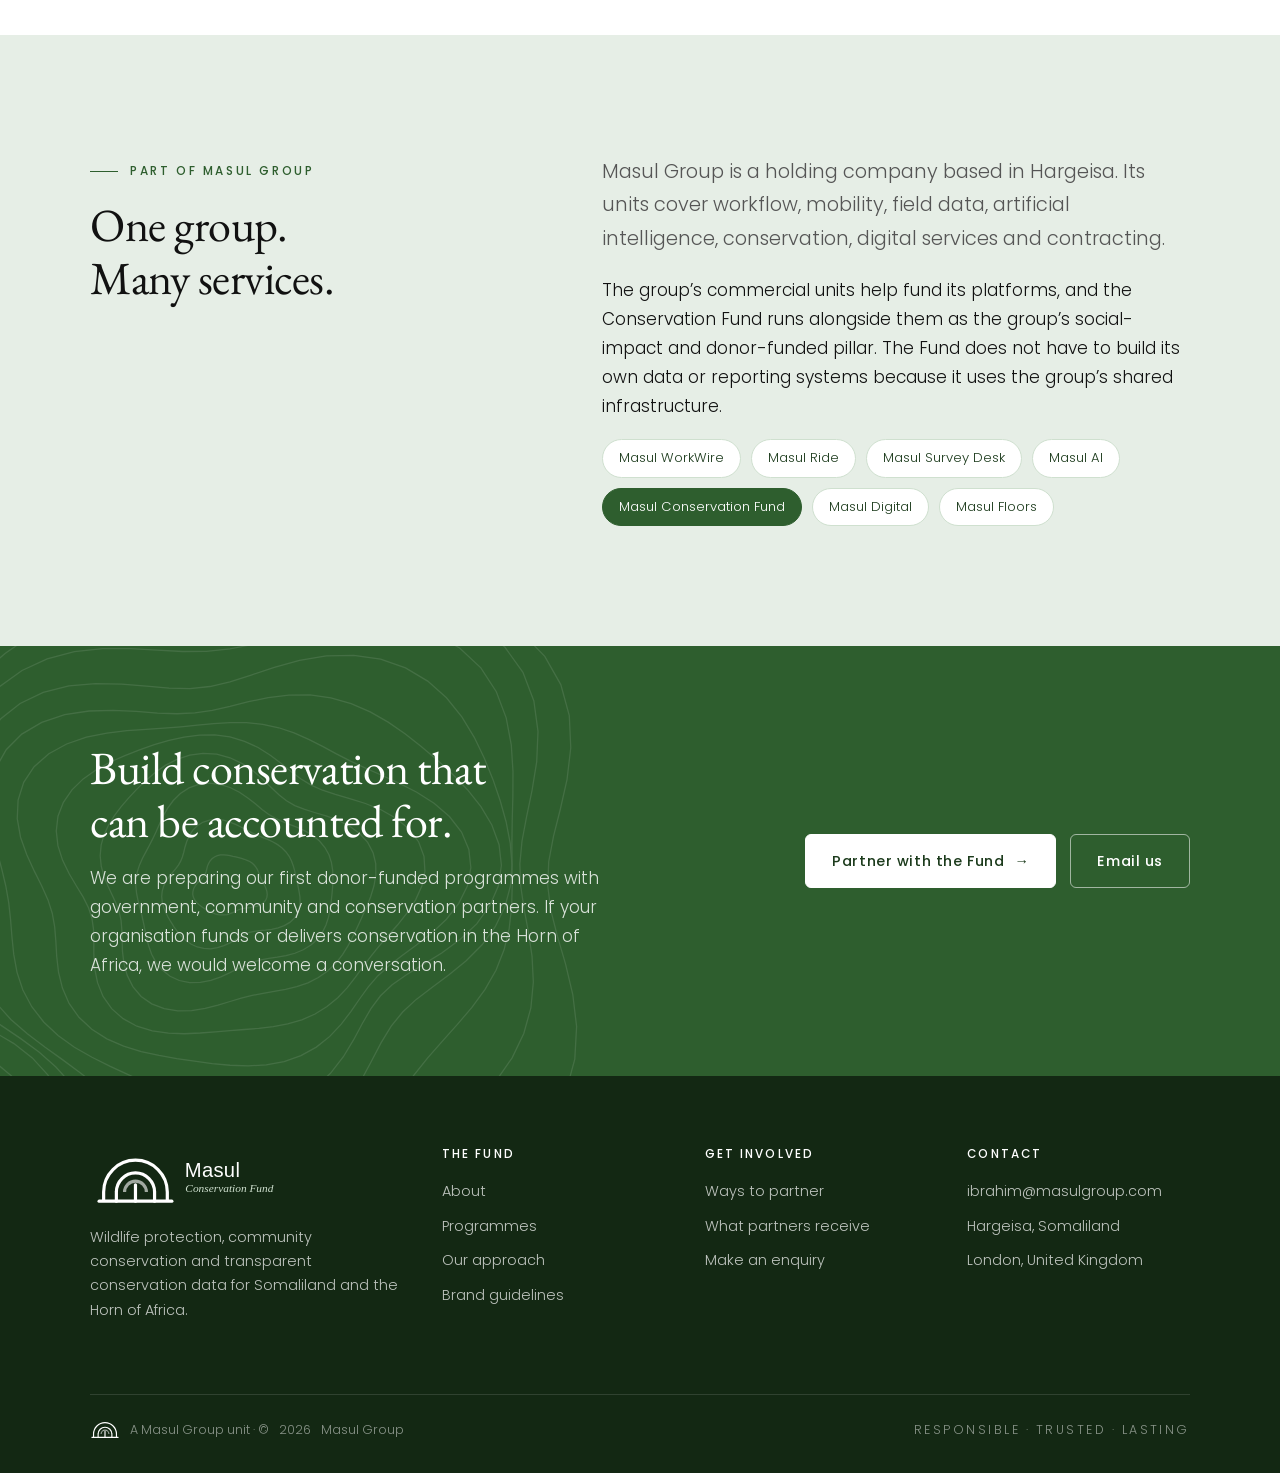
<file: about.html>
<!doctype html>
<html lang="en-GB">
<head>
  <meta charset="utf-8">
  <meta name="viewport" content="width=device-width, initial-scale=1">
  <title>About — Masul Conservation Fund</title>
  <meta name="description" content="The mission, values and founder of Masul Conservation Fund, the conservation pillar of Masul Group, Hargeisa.">
  <meta name="theme-color" content="#2E5E2E">
  <meta property="og:type" content="website">
  <meta property="og:title" content="About — Masul Conservation Fund">
  <meta property="og:description" content="The mission, values and founder of Masul Conservation Fund, the conservation pillar of Masul Group, Hargeisa.">
  <meta property="og:site_name" content="Masul Conservation Fund">
  <meta property="og:image" content="assets/img/og-image.png">
  <meta name="twitter:card" content="summary_large_image">
  <link rel="icon" href="assets/img/favicon.svg" type="image/svg+xml">
  <link rel="preconnect" href="https://fonts.googleapis.com">
  <link rel="preconnect" href="https://fonts.gstatic.com" crossorigin>
  <link href="https://fonts.googleapis.com/css2?family=EB+Garamond:ital,wght@0,400;0,500;1,400&family=Poppins:wght@300;400;500&display=swap" rel="stylesheet">
  <link rel="stylesheet" href="assets/css/styles.css">
  <script type="application/ld+json">{"@context": "https://schema.org", "@type": "NGO", "name": "Masul Conservation Fund", "description": "Wildlife protection, community conservation and transparent conservation data for Somaliland and the Horn of Africa.", "email": "ibrahim@masulgroup.com", "areaServed": ["Somaliland", "Horn of Africa"], "founder": {"@type": "Person", "name": "Ibrahim Abdirahman Ismail"}, "parentOrganization": {"@type": "Organization", "name": "Masul Group", "url": "https://masulgroup.com"}, "address": {"@type": "PostalAddress", "addressLocality": "Hargeisa", "addressCountry": "Somaliland"}}</script>
</head>
<body>
<a class="skip-link" href="#main">Skip to content</a>
<header class="site-header">
  <div class="wrap">
    <a class="brand" href="index.html" aria-label="Masul Conservation Fund — home">
      <img src="assets/img/cradle-green.svg" alt="" width="48" height="29">
      <span class="brand-text"><span class="brand-name">Masul</span><span class="brand-sub">Conservation Fund</span></span>
    </a>
    <button class="nav-toggle" aria-label="Menu" aria-expanded="false" aria-controls="site-nav"><span></span><span></span><span></span></button>
    <nav class="nav" id="site-nav" aria-label="Primary">
      <a href="index.html">Home</a>
      <a href="about.html" aria-current="page">About</a>
      <a href="programmes.html">Programmes</a>
      <a href="approach.html">Our approach</a>
      <a class="btn" href="partner.html">Partner with us</a>
    </nav>
  </div>
</header>
<main id="main">

<section class="page-hero">
  <img class="contours" src="assets/img/contours.svg" alt="">
  <div class="wrap">
    <span class="eyebrow">About the Fund</span>
    <h1>Masul means <em>responsible</em>.</h1>
    <p class="lede">Masul Conservation Fund is the conservation and donor-funded unit of Masul Group. It was set up to give wildlife and communities in Somaliland lasting, accountable protection.</p>
  </div>
</section>

<section class="section">
  <div class="wrap split split--wide">
    <div class="reveal">
      <span class="eyebrow">Mission</span>
      <h2>Protect wildlife. Support communities. Account for everything.</h2>
    </div>
    <div class="reveal">
      <p class="lede">We protect wildlife, support the communities who live alongside it, improve conservation data, and run donor-ready conservation programmes in Somaliland and the Horn of Africa.</p>
      <p>The Fund is one of the five core pillars of Masul Group, a multi-unit holding company headquartered in Hargeisa. It links field experience, data systems, donor reporting and community trust. It also shares tools with the other Masul units: Survey Desk for field data, WorkWire for coordination and Masul AI for analysis and reporting.</p>
      <p>مسؤل (<em>Masul</em>) means responsible. We chose the name as a working principle for how the Fund operates.</p>
    </div>
  </div>
</section>

<section class="section section--grey">
  <div class="wrap">
    <div class="section-head reveal">
      <h2>What we stand for.</h2>
      <p class="lede">The five Masul Group values, applied to conservation.</p>
    </div>
    <div class="grid grid--3">
      <div class="card reveal"><span class="num">Responsibility</span><h3>We answer for what we build.</h3><p>We keep commitments to communities, government and funders without being asked, and report what did not work as well as what did.</p></div>
      <div class="card reveal"><span class="num">Trust</span><h3>Earned slowly, protected carefully.</h3><p>Consent comes before any intervention, and consultation continues for the life of a programme.</p></div>
      <div class="card reveal"><span class="num">Protection</span><h3>Wildlife and people, together.</h3><p>Species, habitats and the communities who depend on them are protected together.</p></div>
      <div class="card reveal"><span class="num">Legacy</span><h3>Built for decades.</h3><p>We build institutions, databases and conservancies that keep working after a grant cycle ends.</p></div>
      <div class="card reveal"><span class="num">Growth</span><h3>From one rooted core.</h3><p>We start in Awdal and grow region by region across Somaliland and the Horn of Africa, keeping the same standards.</p></div>
      <div class="card reveal" style="background:var(--green-tint);border-color:var(--green-mist)"><span class="num">Our voice</span><h3>Calm, precise, evidence-first.</h3><p>We say what we do, then show the evidence. We avoid hype.</p></div>
    </div>
  </div>
</section>

<section class="section" id="founder">
  <div class="wrap split">
    <div class="reveal">
      <span class="eyebrow">Founder</span>
      <h2>Ibrahim Abdirahman Ismail</h2>
      <p class="lede">IT &amp; Project Coordinator &middot; Wildlife Conservation Specialist &middot; Network Engineer &middot; Founder &amp; CEO, Masul Group.</p>
      <p>From 2022 to 2025 Ibrahim served as IT &amp; Project Coordinator at CCF Somaliland under the DEFRA-funded LICIT II programme. He worked on field coordination, database development, government liaison and programme administration, alongside actors including TRAFFIC, IUCN SOS, the U.S. Fish &amp; Wildlife Service and EU partners.</p>
      <p>He founded Masul Group in 2025 to carry that institutional and technical knowledge forward. The Conservation Fund is the part of the group closest to that work.</p>
      <table class="creds" aria-label="Qualifications">
        <tr><th>BEng (Hons)</th><td>Engineering &mdash; Network &amp; Communications</td></tr>
        <tr><th>CCNA &middot; CCNP</th><td>Cisco Certified Network Associate &amp; Professional</td></tr>
        <tr><th>PRINCE2</th><td>Project Management &mdash; Certified Practitioner</td></tr>
        <tr><th>IUCN</th><td>Nominated &mdash; Alliance for IPLCs in Conservation, Africa</td></tr>
      </table>
    </div>
    <div class="reveal">
      <ol class="timeline">
        <li><span class="year">2022</span><h3>CCF Somaliland &middot; SACSO founded</h3><p>Joined CCF Somaliland as IT &amp; Project Coordinator. Founded SACSO, bringing together 30 NGOs, including ActionAid, Oxfam, Save the Children, HALO Trust, HAVOYOCO and NAGAAD, for their first formal network meeting in Hargeisa.</p></li>
        <li><span class="year">2023</span><h3>SWFCU &middot; National database &middot; FPIC</h3><p>Coordinated the launch of the Somaliland Wildlife and Forest Crime Unit, whose founding document was signed by five ministers and eight agencies. Led deployment of the CORTEX Edge wildlife crime database across the CID, Attorney General&rsquo;s Office, Coast Guard, National Army and Regional Courts. Led the first FPIC consultations in Awdal (27+ villages). Presented at the IPLC Community Conservation Congress in Namibia.</p></li>
        <li><span class="year">2024</span><h3>Regional and international engagement</h3><p>Represented CCF Somaliland at the Global Cheetah Summit in Addis Ababa. Was IUCN-nominated and fully funded to attend the IUCN Africa Conservation Forum in Nairobi. Led the Borama Governors Meeting (100+ participants), which advanced the Awdal conservancy framework.</p></li>
        <li><span class="year">2025</span><h3>C1 Conservancy &middot; Masul Group founded</h3><p>Formally established the C1 Awdal community conservancy at a governance workshop with 113 participants. Founded Masul Group and the Conservation Fund.</p></li>
      </ol>
    </div>
  </div>
</section>

<section class="section section--tint">
  <div class="wrap split split--wide">
    <div class="reveal">
      <span class="eyebrow">Part of Masul Group</span>
      <h2>One group. Many services.</h2>
    </div>
    <div class="reveal">
      <p class="lede">Masul Group is a holding company based in Hargeisa. Its units cover workflow, mobility, field data, artificial intelligence, conservation, digital services and contracting.</p>
      <p>The group&rsquo;s commercial units help fund its platforms, and the Conservation Fund runs alongside them as the group&rsquo;s social-impact and donor-funded pillar. The Fund does not have to build its own data or reporting systems because it uses the group&rsquo;s shared infrastructure.</p>
      <ul class="pills">
        <li>Masul WorkWire</li><li>Masul Ride</li><li>Masul Survey Desk</li><li>Masul AI</li>
        <li style="background:var(--green);color:#fff;border-color:var(--green)">Masul Conservation Fund</li>
        <li>Masul Digital</li><li>Masul Floors</li>
      </ul>
    </div>
  </div>
</section>

<section class="cta-band">
  <img class="contours" src="assets/img/contours.svg" alt="">
  <div class="wrap">
    <div>
      <h2>Build conservation that can be accounted for.</h2>
      <p>We are preparing our first donor-funded programmes with government, community and conservation partners. If your organisation funds or delivers conservation in the Horn of Africa, we would welcome a conversation.</p>
    </div>
    <div class="btn-row">
      <a class="btn btn--light" href="partner.html">Partner with the Fund <span class="arrow">&rarr;</span></a>
      <a class="btn btn--outline-light" href="mailto:ibrahim@masulgroup.com">Email us</a>
    </div>
  </div>
</section>
</main>
<footer class="site-footer">
  <div class="wrap">
    <div class="footer-grid">
      <div class="footer-brand">
        <img src="assets/img/logo-horizontal-reversed.svg" alt="Masul Conservation Fund" width="240" height="57">
        <p>Wildlife protection, community conservation and transparent conservation data for Somaliland and the Horn of Africa.</p>
      </div>
      <div>
        <h4>The Fund</h4>
        <ul>
          <li><a href="about.html">About</a></li>
          <li><a href="programmes.html">Programmes</a></li>
          <li><a href="approach.html">Our approach</a></li>
          <li><a href="brand/index.html">Brand guidelines</a></li>
        </ul>
      </div>
      <div>
        <h4>Get involved</h4>
        <ul>
          <li><a href="partner.html#ways">Ways to partner</a></li>
          <li><a href="partner.html#reporting">What partners receive</a></li>
          <li><a href="partner.html#contact">Make an enquiry</a></li>
        </ul>
      </div>
      <div>
        <h4>Contact</h4>
        <ul>
          <li><a href="mailto:ibrahim@masulgroup.com">ibrahim@masulgroup.com</a></li>
          <li>Hargeisa, Somaliland</li>
          <li>London, United Kingdom</li>
        </ul>
      </div>
    </div>
    <div class="footer-bottom">
      <span class="group-endorse"><img src="assets/img/cradle-white.svg" alt="" width="30" height="18">A Masul Group unit · &copy; <span data-year>2026</span> Masul Group</span>
      <span class="tagline">Responsible · Trusted · Lasting</span>
    </div>
  </div>
</footer>
<script src="assets/js/main.js" defer></script>
</body>
</html>
</file>
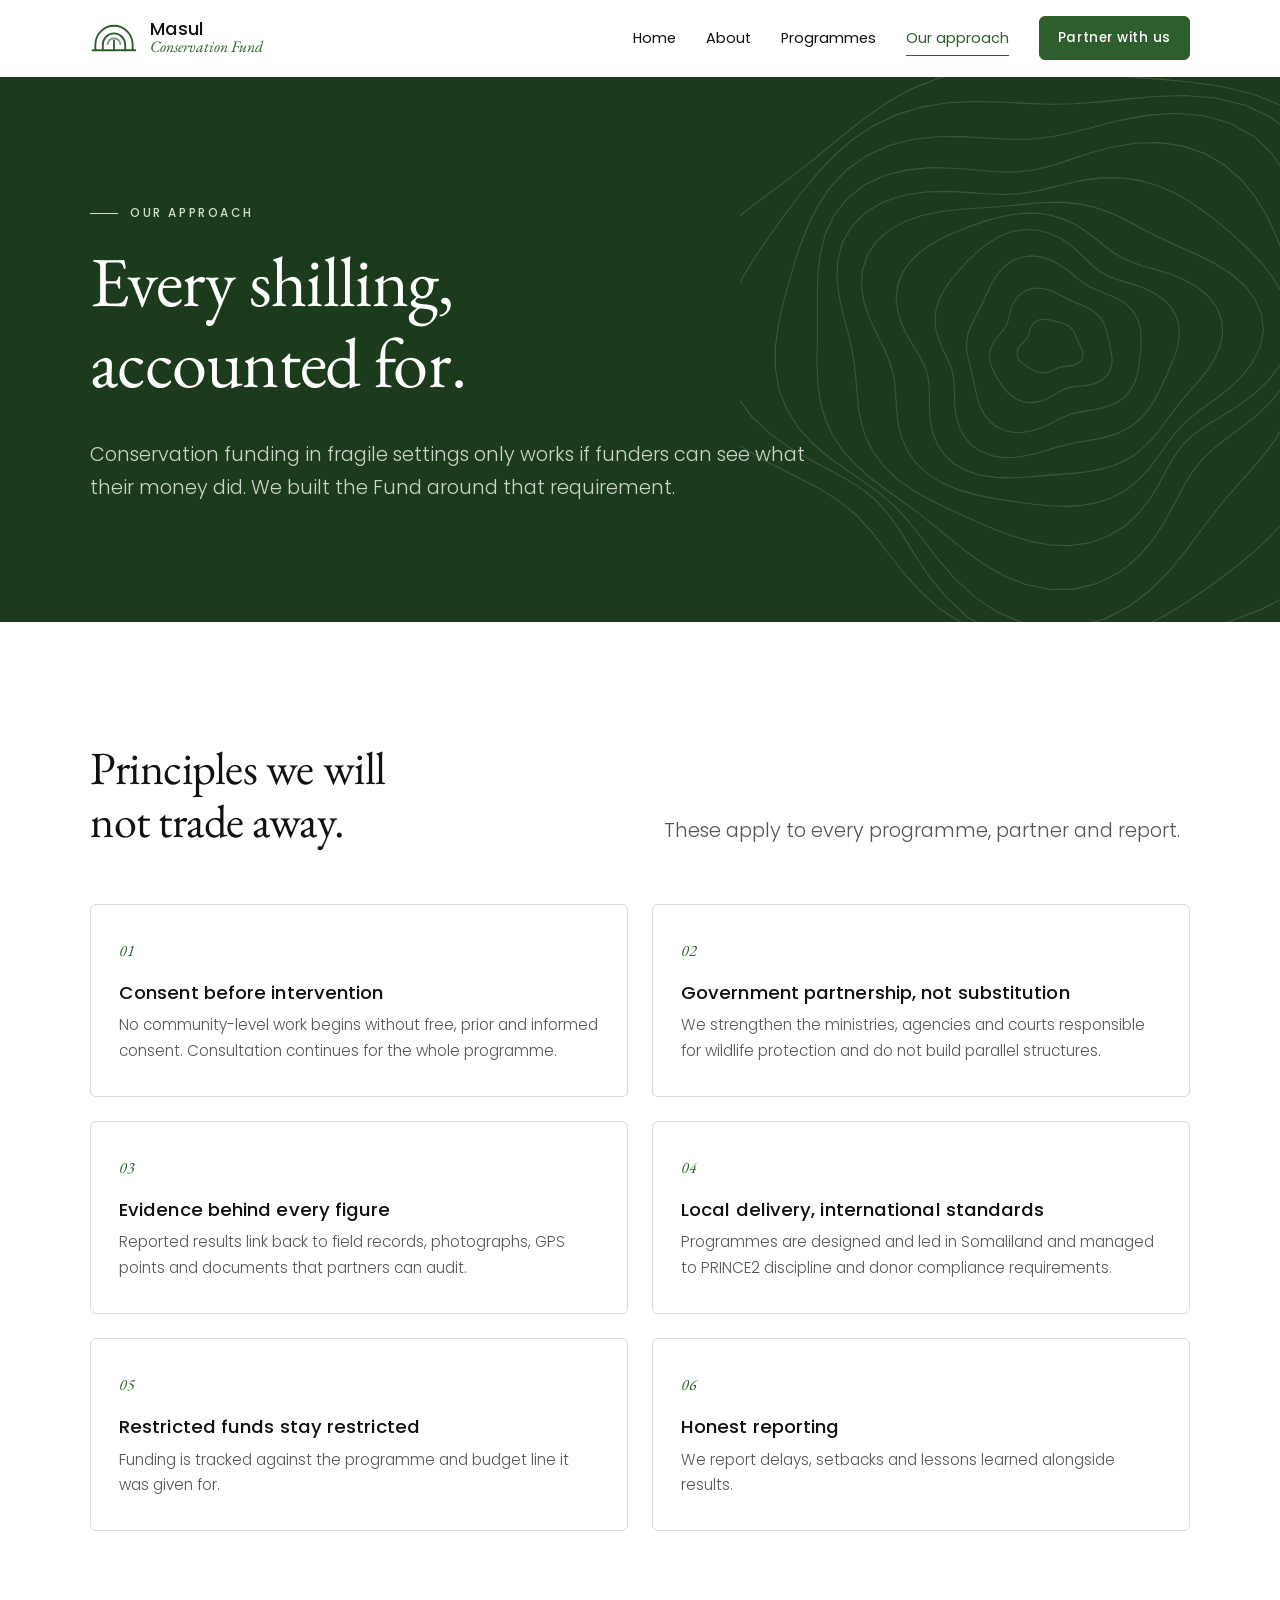
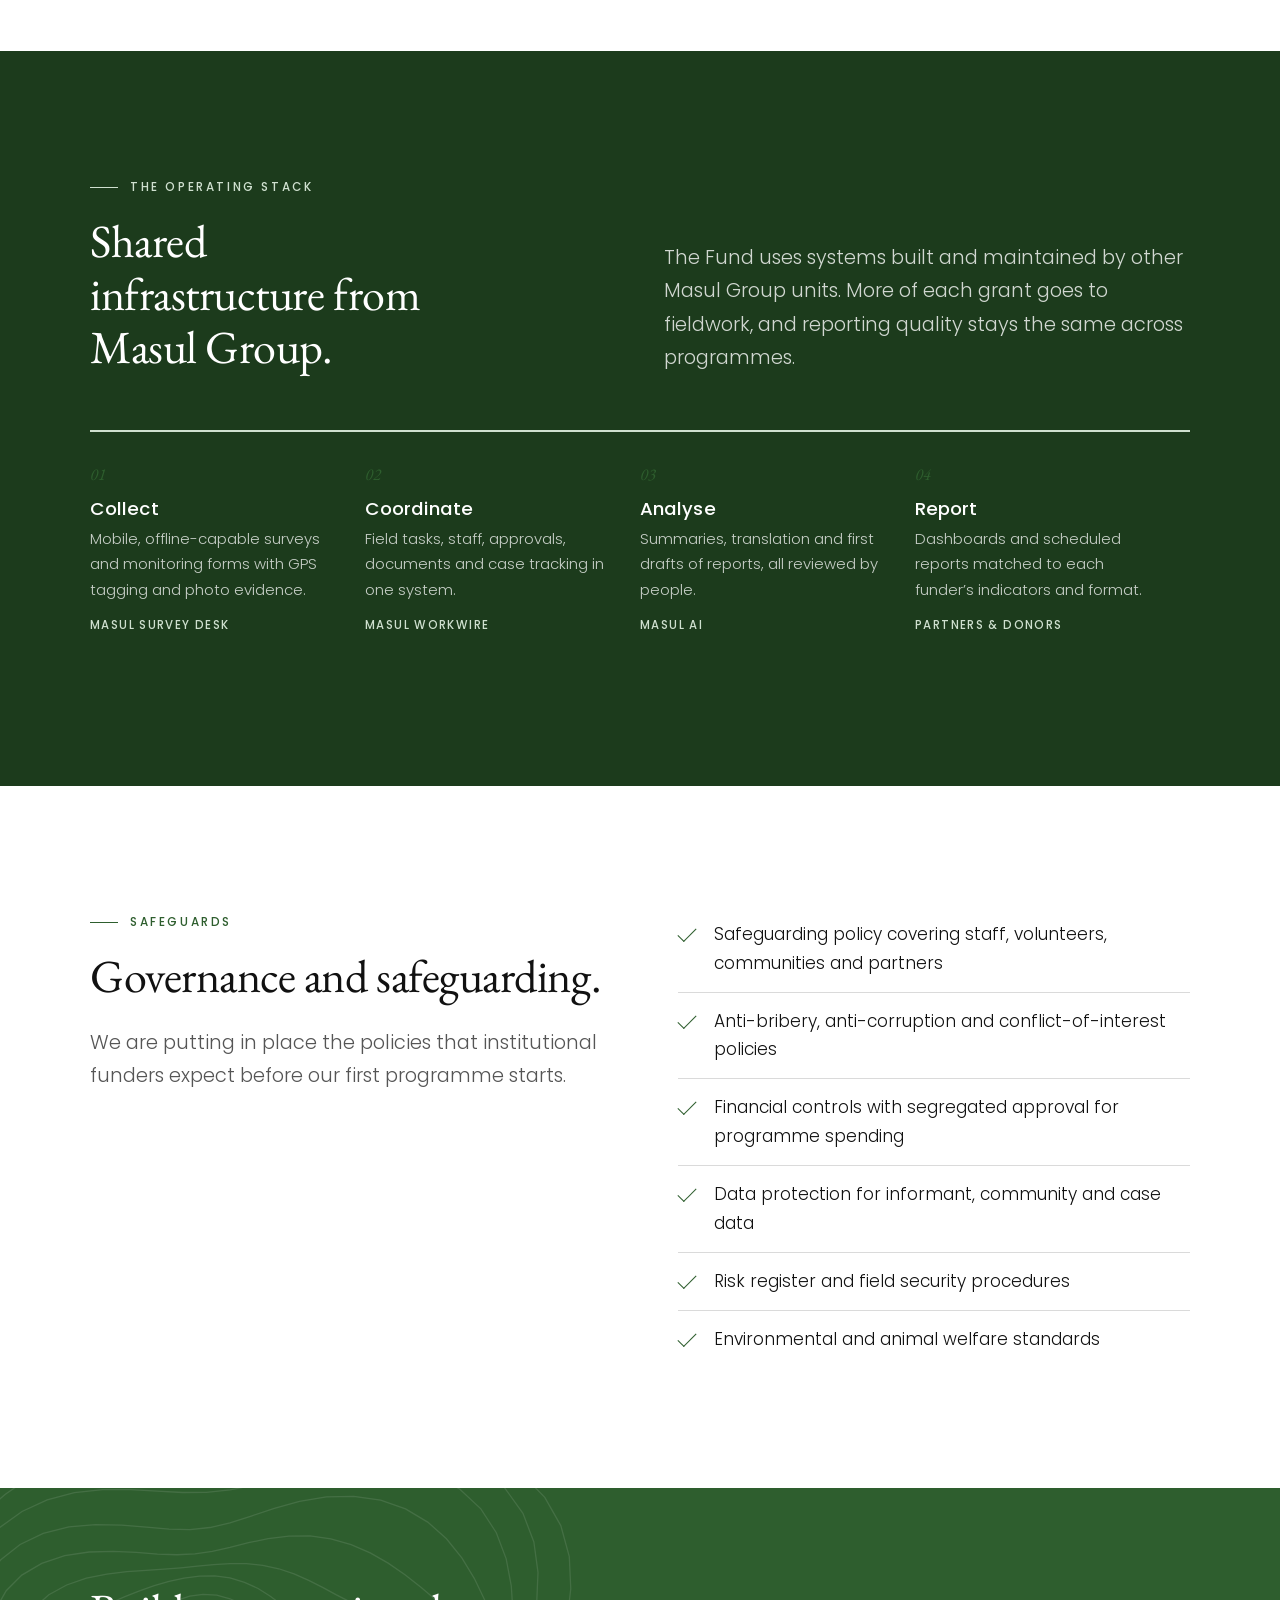
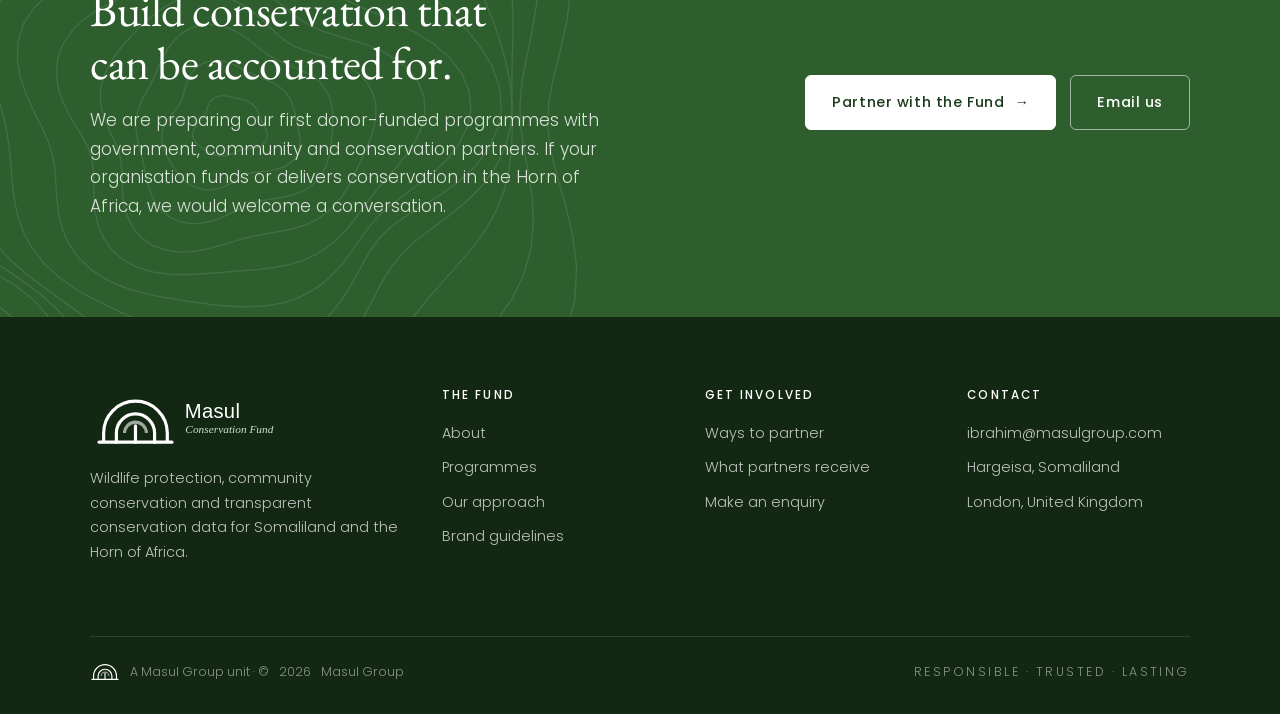
<file: approach.html>
<!doctype html>
<html lang="en-GB">
<head>
  <meta charset="utf-8">
  <meta name="viewport" content="width=device-width, initial-scale=1">
  <title>Our approach — Masul Conservation Fund</title>
  <meta name="description" content="Principles, operating systems and safeguards behind accountable conservation funding in Somaliland.">
  <meta name="theme-color" content="#2E5E2E">
  <meta property="og:type" content="website">
  <meta property="og:title" content="Our approach — Masul Conservation Fund">
  <meta property="og:description" content="Principles, operating systems and safeguards behind accountable conservation funding in Somaliland.">
  <meta property="og:site_name" content="Masul Conservation Fund">
  <meta property="og:image" content="assets/img/og-image.png">
  <meta name="twitter:card" content="summary_large_image">
  <link rel="icon" href="assets/img/favicon.svg" type="image/svg+xml">
  <link rel="preconnect" href="https://fonts.googleapis.com">
  <link rel="preconnect" href="https://fonts.gstatic.com" crossorigin>
  <link href="https://fonts.googleapis.com/css2?family=EB+Garamond:ital,wght@0,400;0,500;1,400&family=Poppins:wght@300;400;500&display=swap" rel="stylesheet">
  <link rel="stylesheet" href="assets/css/styles.css">
  <script type="application/ld+json">{"@context": "https://schema.org", "@type": "NGO", "name": "Masul Conservation Fund", "description": "Wildlife protection, community conservation and transparent conservation data for Somaliland and the Horn of Africa.", "email": "ibrahim@masulgroup.com", "areaServed": ["Somaliland", "Horn of Africa"], "founder": {"@type": "Person", "name": "Ibrahim Abdirahman Ismail"}, "parentOrganization": {"@type": "Organization", "name": "Masul Group", "url": "https://masulgroup.com"}, "address": {"@type": "PostalAddress", "addressLocality": "Hargeisa", "addressCountry": "Somaliland"}}</script>
</head>
<body>
<a class="skip-link" href="#main">Skip to content</a>
<header class="site-header">
  <div class="wrap">
    <a class="brand" href="index.html" aria-label="Masul Conservation Fund — home">
      <img src="assets/img/cradle-green.svg" alt="" width="48" height="29">
      <span class="brand-text"><span class="brand-name">Masul</span><span class="brand-sub">Conservation Fund</span></span>
    </a>
    <button class="nav-toggle" aria-label="Menu" aria-expanded="false" aria-controls="site-nav"><span></span><span></span><span></span></button>
    <nav class="nav" id="site-nav" aria-label="Primary">
      <a href="index.html">Home</a>
      <a href="about.html">About</a>
      <a href="programmes.html">Programmes</a>
      <a href="approach.html" aria-current="page">Our approach</a>
      <a class="btn" href="partner.html">Partner with us</a>
    </nav>
  </div>
</header>
<main id="main">

<section class="page-hero">
  <img class="contours" src="assets/img/contours.svg" alt="">
  <div class="wrap">
    <span class="eyebrow">Our approach</span>
    <h1>Every shilling, accounted for.</h1>
    <p class="lede">Conservation funding in fragile settings only works if funders can see what their money did. We built the Fund around that requirement.</p>
  </div>
</section>

<section class="section">
  <div class="wrap">
    <div class="section-head reveal">
      <h2>Principles we will not trade away.</h2>
      <p class="lede">These apply to every programme, partner and report.</p>
    </div>
    <div class="grid grid--2">
      <div class="card reveal"><span class="num">01</span><h3>Consent before intervention</h3><p>No community-level work begins without free, prior and informed consent. Consultation continues for the whole programme.</p></div>
      <div class="card reveal"><span class="num">02</span><h3>Government partnership, not substitution</h3><p>We strengthen the ministries, agencies and courts responsible for wildlife protection and do not build parallel structures.</p></div>
      <div class="card reveal"><span class="num">03</span><h3>Evidence behind every figure</h3><p>Reported results link back to field records, photographs, GPS points and documents that partners can audit.</p></div>
      <div class="card reveal"><span class="num">04</span><h3>Local delivery, international standards</h3><p>Programmes are designed and led in Somaliland and managed to PRINCE2 discipline and donor compliance requirements.</p></div>
      <div class="card reveal"><span class="num">05</span><h3>Restricted funds stay restricted</h3><p>Funding is tracked against the programme and budget line it was given for.</p></div>
      <div class="card reveal"><span class="num">06</span><h3>Honest reporting</h3><p>We report delays, setbacks and lessons learned alongside results.</p></div>
    </div>
  </div>
</section>

<section class="section section--green">
  <div class="wrap">
    <div class="section-head reveal">
      <div>
        <span class="eyebrow">The operating stack</span>
        <h2>Shared infrastructure from Masul Group.</h2>
      </div>
      <p class="lede">The Fund uses systems built and maintained by other Masul Group units. More of each grant goes to fieldwork, and reporting quality stays the same across programmes.</p>
    </div>
    <div class="flow reveal" style="--line:rgba(255,255,255,.2)">
      <div class="flow-step" style="border-top-color:var(--green-mist)"><h3 style="color:#fff">Collect</h3><p style="color:rgba(255,255,255,.75)">Mobile, offline-capable surveys and monitoring forms with GPS tagging and photo evidence.</p><span class="tag" style="color:var(--green-mist)">Masul Survey Desk</span></div>
      <div class="flow-step" style="border-top-color:var(--green-mist)"><h3 style="color:#fff">Coordinate</h3><p style="color:rgba(255,255,255,.75)">Field tasks, staff, approvals, documents and case tracking in one system.</p><span class="tag" style="color:var(--green-mist)">Masul WorkWire</span></div>
      <div class="flow-step" style="border-top-color:var(--green-mist)"><h3 style="color:#fff">Analyse</h3><p style="color:rgba(255,255,255,.75)">Summaries, translation and first drafts of reports, all reviewed by people.</p><span class="tag" style="color:var(--green-mist)">Masul AI</span></div>
      <div class="flow-step" style="border-top-color:var(--green-mist)"><h3 style="color:#fff">Report</h3><p style="color:rgba(255,255,255,.75)">Dashboards and scheduled reports matched to each funder&rsquo;s indicators and format.</p><span class="tag" style="color:var(--green-mist)">Partners &amp; donors</span></div>
    </div>
  </div>
</section>

<section class="section">
  <div class="wrap split">
    <div class="reveal">
      <span class="eyebrow">Safeguards</span>
      <h2>Governance and safeguarding.</h2>
      <p class="lede">We are putting in place the policies that institutional funders expect before our first programme starts.</p>
    </div>
    <div class="reveal">
      <ul class="checklist">
        <li>Safeguarding policy covering staff, volunteers, communities and partners</li>
        <li>Anti-bribery, anti-corruption and conflict-of-interest policies</li>
        <li>Financial controls with segregated approval for programme spending</li>
        <li>Data protection for informant, community and case data</li>
        <li>Risk register and field security procedures</li>
        <li>Environmental and animal welfare standards</li>
      </ul>
    </div>
  </div>
</section>

<section class="cta-band">
  <img class="contours" src="assets/img/contours.svg" alt="">
  <div class="wrap">
    <div>
      <h2>Build conservation that can be accounted for.</h2>
      <p>We are preparing our first donor-funded programmes with government, community and conservation partners. If your organisation funds or delivers conservation in the Horn of Africa, we would welcome a conversation.</p>
    </div>
    <div class="btn-row">
      <a class="btn btn--light" href="partner.html">Partner with the Fund <span class="arrow">&rarr;</span></a>
      <a class="btn btn--outline-light" href="mailto:ibrahim@masulgroup.com">Email us</a>
    </div>
  </div>
</section>
</main>
<footer class="site-footer">
  <div class="wrap">
    <div class="footer-grid">
      <div class="footer-brand">
        <img src="assets/img/logo-horizontal-reversed.svg" alt="Masul Conservation Fund" width="240" height="57">
        <p>Wildlife protection, community conservation and transparent conservation data for Somaliland and the Horn of Africa.</p>
      </div>
      <div>
        <h4>The Fund</h4>
        <ul>
          <li><a href="about.html">About</a></li>
          <li><a href="programmes.html">Programmes</a></li>
          <li><a href="approach.html">Our approach</a></li>
          <li><a href="brand/index.html">Brand guidelines</a></li>
        </ul>
      </div>
      <div>
        <h4>Get involved</h4>
        <ul>
          <li><a href="partner.html#ways">Ways to partner</a></li>
          <li><a href="partner.html#reporting">What partners receive</a></li>
          <li><a href="partner.html#contact">Make an enquiry</a></li>
        </ul>
      </div>
      <div>
        <h4>Contact</h4>
        <ul>
          <li><a href="mailto:ibrahim@masulgroup.com">ibrahim@masulgroup.com</a></li>
          <li>Hargeisa, Somaliland</li>
          <li>London, United Kingdom</li>
        </ul>
      </div>
    </div>
    <div class="footer-bottom">
      <span class="group-endorse"><img src="assets/img/cradle-white.svg" alt="" width="30" height="18">A Masul Group unit · &copy; <span data-year>2026</span> Masul Group</span>
      <span class="tagline">Responsible · Trusted · Lasting</span>
    </div>
  </div>
</footer>
<script src="assets/js/main.js" defer></script>
</body>
</html>
</file>
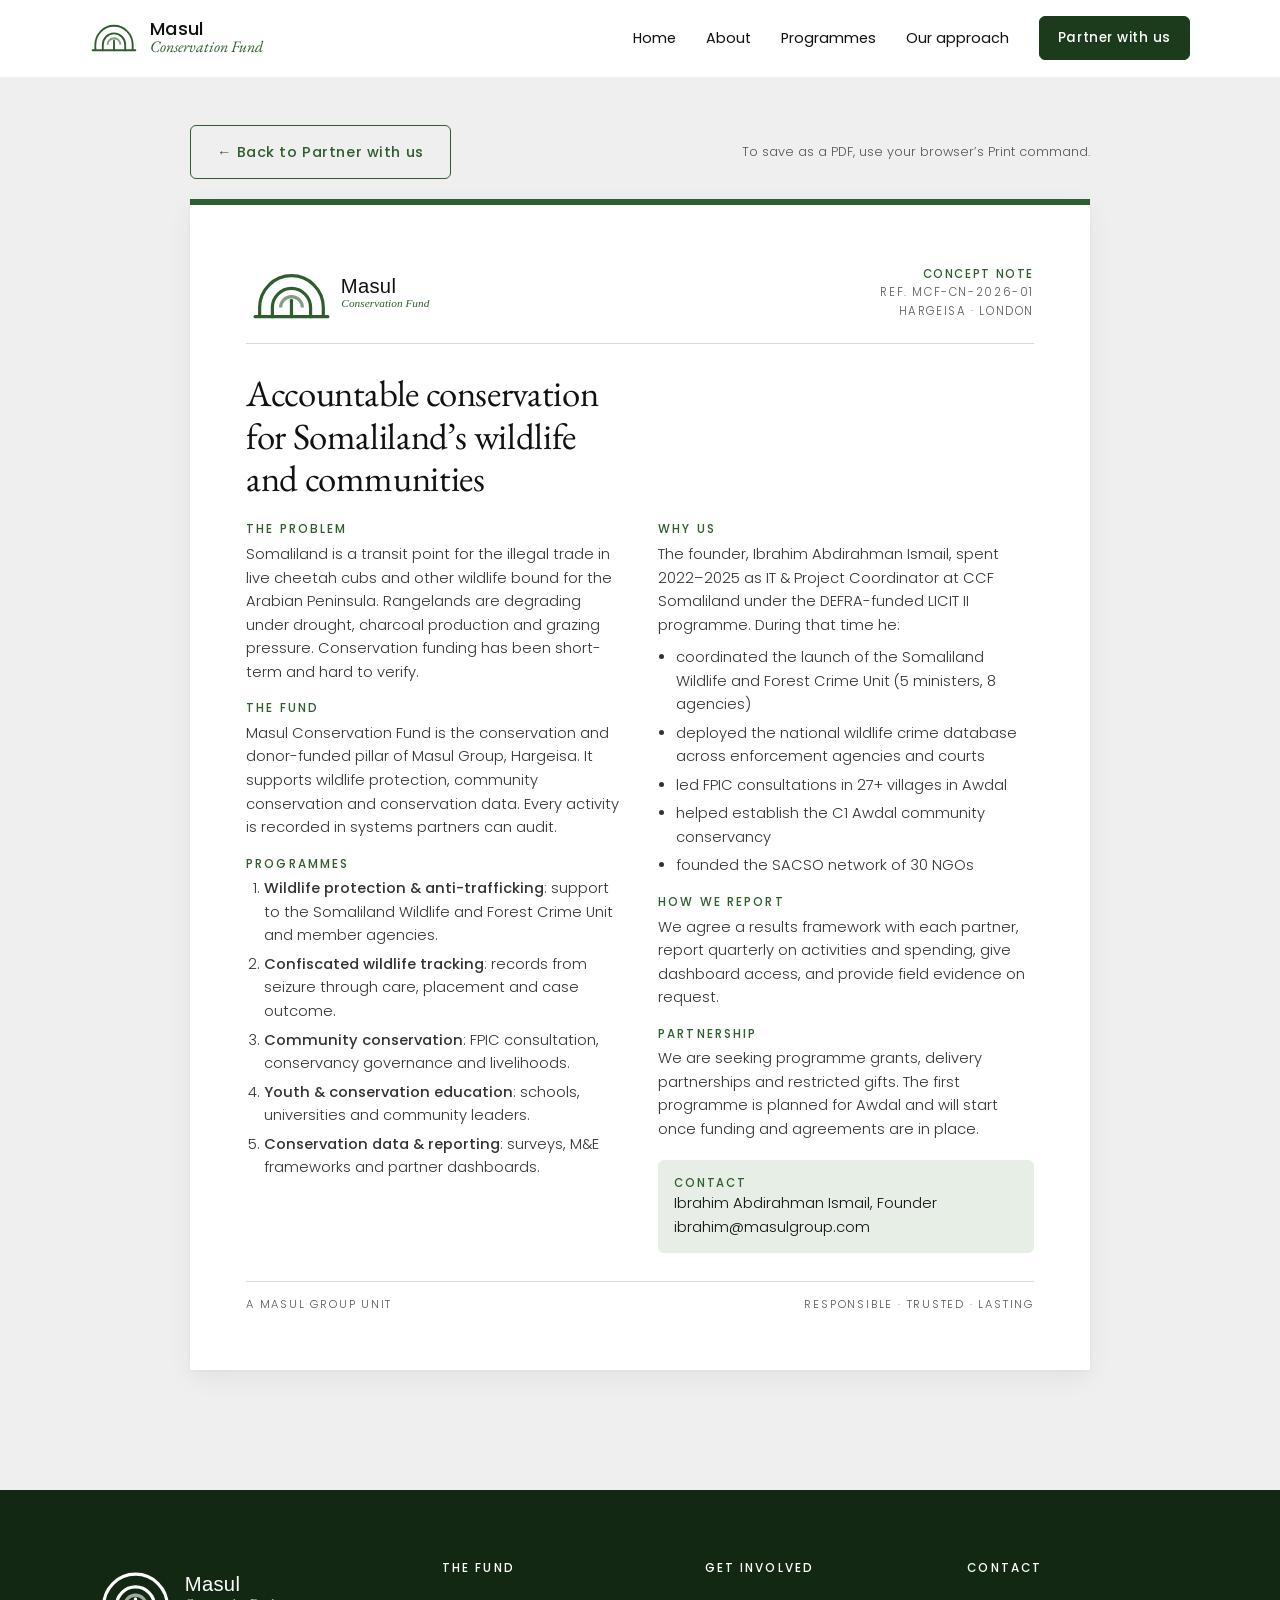
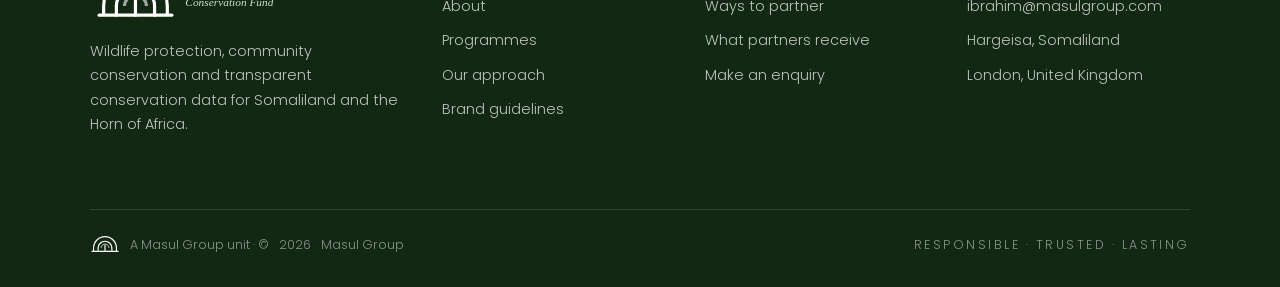
<file: concept-note.html>
<!doctype html>
<html lang="en-GB">
<head>
  <meta charset="utf-8">
  <meta name="viewport" content="width=device-width, initial-scale=1">
  <title>Concept note — Masul Conservation Fund</title>
  <meta name="description" content="A one-page concept note for funders and partners of Masul Conservation Fund.">
  <meta name="theme-color" content="#2E5E2E">
  <meta property="og:type" content="website">
  <meta property="og:title" content="Concept note — Masul Conservation Fund">
  <meta property="og:description" content="A one-page concept note for funders and partners of Masul Conservation Fund.">
  <meta property="og:site_name" content="Masul Conservation Fund">
  <meta property="og:image" content="assets/img/og-image.png">
  <meta name="twitter:card" content="summary_large_image">
  <link rel="icon" href="assets/img/favicon.svg" type="image/svg+xml">
  <link rel="preconnect" href="https://fonts.googleapis.com">
  <link rel="preconnect" href="https://fonts.gstatic.com" crossorigin>
  <link href="https://fonts.googleapis.com/css2?family=EB+Garamond:ital,wght@0,400;0,500;1,400&family=Poppins:wght@300;400;500&display=swap" rel="stylesheet">
  <link rel="stylesheet" href="assets/css/styles.css">
  <script type="application/ld+json">{"@context": "https://schema.org", "@type": "NGO", "name": "Masul Conservation Fund", "description": "Wildlife protection, community conservation and transparent conservation data for Somaliland and the Horn of Africa.", "email": "ibrahim@masulgroup.com", "areaServed": ["Somaliland", "Horn of Africa"], "founder": {"@type": "Person", "name": "Ibrahim Abdirahman Ismail"}, "parentOrganization": {"@type": "Organization", "name": "Masul Group", "url": "https://masulgroup.com"}, "address": {"@type": "PostalAddress", "addressLocality": "Hargeisa", "addressCountry": "Somaliland"}}</script>
</head>
<body>
<a class="skip-link" href="#main">Skip to content</a>
<header class="site-header">
  <div class="wrap">
    <a class="brand" href="index.html" aria-label="Masul Conservation Fund — home">
      <img src="assets/img/cradle-green.svg" alt="" width="48" height="29">
      <span class="brand-text"><span class="brand-name">Masul</span><span class="brand-sub">Conservation Fund</span></span>
    </a>
    <button class="nav-toggle" aria-label="Menu" aria-expanded="false" aria-controls="site-nav"><span></span><span></span><span></span></button>
    <nav class="nav" id="site-nav" aria-label="Primary">
      <a href="index.html">Home</a>
      <a href="about.html">About</a>
      <a href="programmes.html">Programmes</a>
      <a href="approach.html">Our approach</a>
      <a class="btn" href="partner.html" aria-current="page">Partner with us</a>
    </nav>
  </div>
</header>
<main id="main">

<section class="section concept-wrap">
  <div class="wrap">
    <div class="concept-actions">
      <a class="btn btn--ghost" href="partner.html">&larr; Back to Partner with us</a>
      <p class="form-note">To save as a PDF, use your browser&rsquo;s Print command.</p>
    </div>
    <article class="sheet" aria-label="Concept note">
      <header class="sheet-head">
        <img src="assets/img/logo-horizontal.svg" alt="Masul Conservation Fund" width="260" height="62">
        <div class="sheet-ref"><span>Concept note</span><span>Ref. MCF-CN-2026-01</span><span>Hargeisa &middot; London</span></div>
      </header>
      <h1 class="sheet-title">Accountable conservation for Somaliland&rsquo;s wildlife and communities</h1>
      <div class="sheet-grid">
        <div>
          <h2>The problem</h2>
          <p>Somaliland is a transit point for the illegal trade in live cheetah cubs and other wildlife bound for the Arabian Peninsula. Rangelands are degrading under drought, charcoal production and grazing pressure. Conservation funding has been short-term and hard to verify.</p>
          <h2>The Fund</h2>
          <p>Masul Conservation Fund is the conservation and donor-funded pillar of Masul Group, Hargeisa. It supports wildlife protection, community conservation and conservation data. Every activity is recorded in systems partners can audit.</p>
          <h2>Programmes</h2>
          <ol class="sheet-list">
            <li><strong>Wildlife protection &amp; anti-trafficking</strong>: support to the Somaliland Wildlife and Forest Crime Unit and member agencies.</li>
            <li><strong>Confiscated wildlife tracking</strong>: records from seizure through care, placement and case outcome.</li>
            <li><strong>Community conservation</strong>: FPIC consultation, conservancy governance and livelihoods.</li>
            <li><strong>Youth &amp; conservation education</strong>: schools, universities and community leaders.</li>
            <li><strong>Conservation data &amp; reporting</strong>: surveys, M&amp;E frameworks and partner dashboards.</li>
          </ol>
        </div>
        <div>
          <h2>Why us</h2>
          <p>The founder, Ibrahim Abdirahman Ismail, spent 2022&ndash;2025 as IT &amp; Project Coordinator at CCF Somaliland under the DEFRA-funded LICIT II programme. During that time he:</p>
          <ul class="sheet-list">
            <li>coordinated the launch of the Somaliland Wildlife and Forest Crime Unit (5 ministers, 8 agencies)</li>
            <li>deployed the national wildlife crime database across enforcement agencies and courts</li>
            <li>led FPIC consultations in 27+ villages in Awdal</li>
            <li>helped establish the C1 Awdal community conservancy</li>
            <li>founded the SACSO network of 30 NGOs</li>
          </ul>
          <h2>How we report</h2>
          <p>We agree a results framework with each partner, report quarterly on activities and spending, give dashboard access, and provide field evidence on request.</p>
          <h2>Partnership</h2>
          <p>We are seeking programme grants, delivery partnerships and restricted gifts. The first programme is planned for Awdal and will start once funding and agreements are in place.</p>
          <div class="sheet-contact"><strong>Contact</strong>Ibrahim Abdirahman Ismail, Founder<br>ibrahim@masulgroup.com</div>
        </div>
      </div>
      <footer class="sheet-foot"><span>A Masul Group unit</span><span>Responsible &middot; Trusted &middot; Lasting</span></footer>
    </article>
  </div>
</section>
</main>
<footer class="site-footer">
  <div class="wrap">
    <div class="footer-grid">
      <div class="footer-brand">
        <img src="assets/img/logo-horizontal-reversed.svg" alt="Masul Conservation Fund" width="240" height="57">
        <p>Wildlife protection, community conservation and transparent conservation data for Somaliland and the Horn of Africa.</p>
      </div>
      <div>
        <h4>The Fund</h4>
        <ul>
          <li><a href="about.html">About</a></li>
          <li><a href="programmes.html">Programmes</a></li>
          <li><a href="approach.html">Our approach</a></li>
          <li><a href="brand/index.html">Brand guidelines</a></li>
        </ul>
      </div>
      <div>
        <h4>Get involved</h4>
        <ul>
          <li><a href="partner.html#ways">Ways to partner</a></li>
          <li><a href="partner.html#reporting">What partners receive</a></li>
          <li><a href="partner.html#contact">Make an enquiry</a></li>
        </ul>
      </div>
      <div>
        <h4>Contact</h4>
        <ul>
          <li><a href="mailto:ibrahim@masulgroup.com">ibrahim@masulgroup.com</a></li>
          <li>Hargeisa, Somaliland</li>
          <li>London, United Kingdom</li>
        </ul>
      </div>
    </div>
    <div class="footer-bottom">
      <span class="group-endorse"><img src="assets/img/cradle-white.svg" alt="" width="30" height="18">A Masul Group unit · &copy; <span data-year>2026</span> Masul Group</span>
      <span class="tagline">Responsible · Trusted · Lasting</span>
    </div>
  </div>
</footer>
<script src="assets/js/main.js" defer></script>
</body>
</html>
</file>
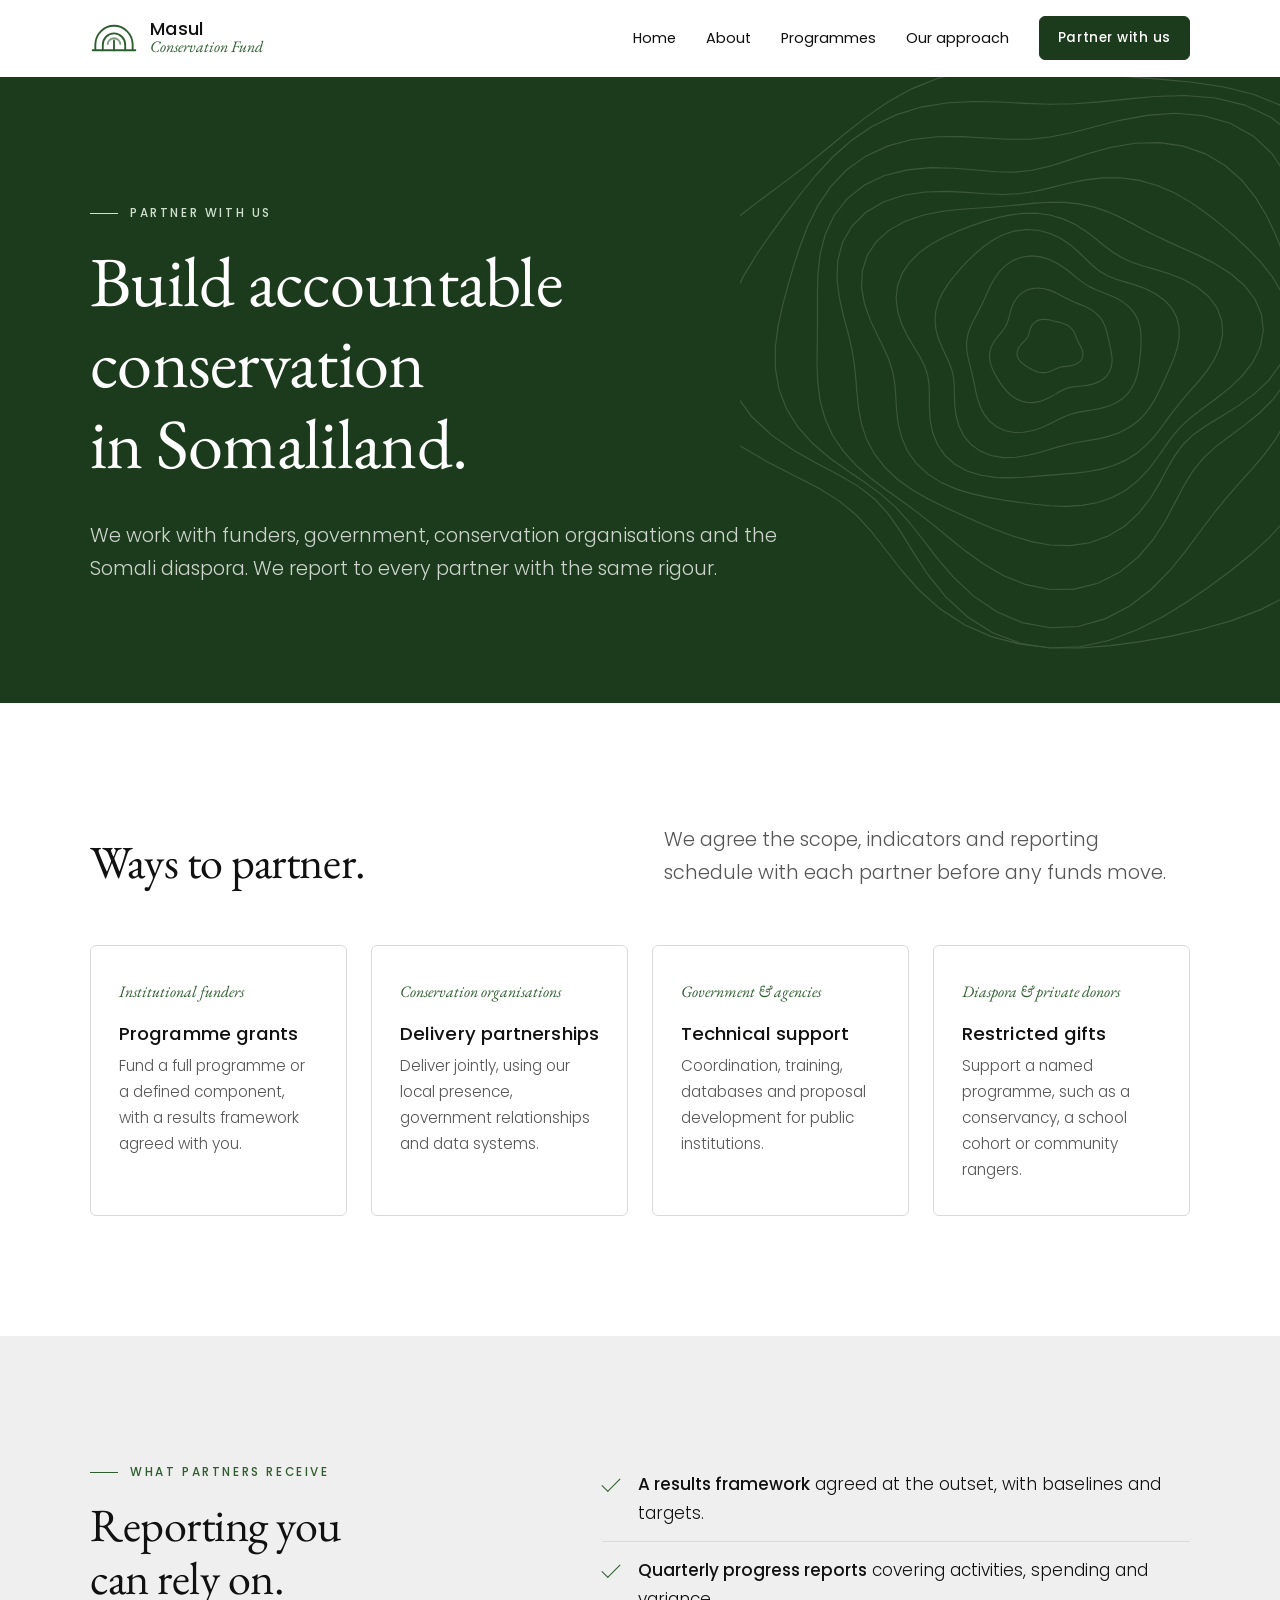
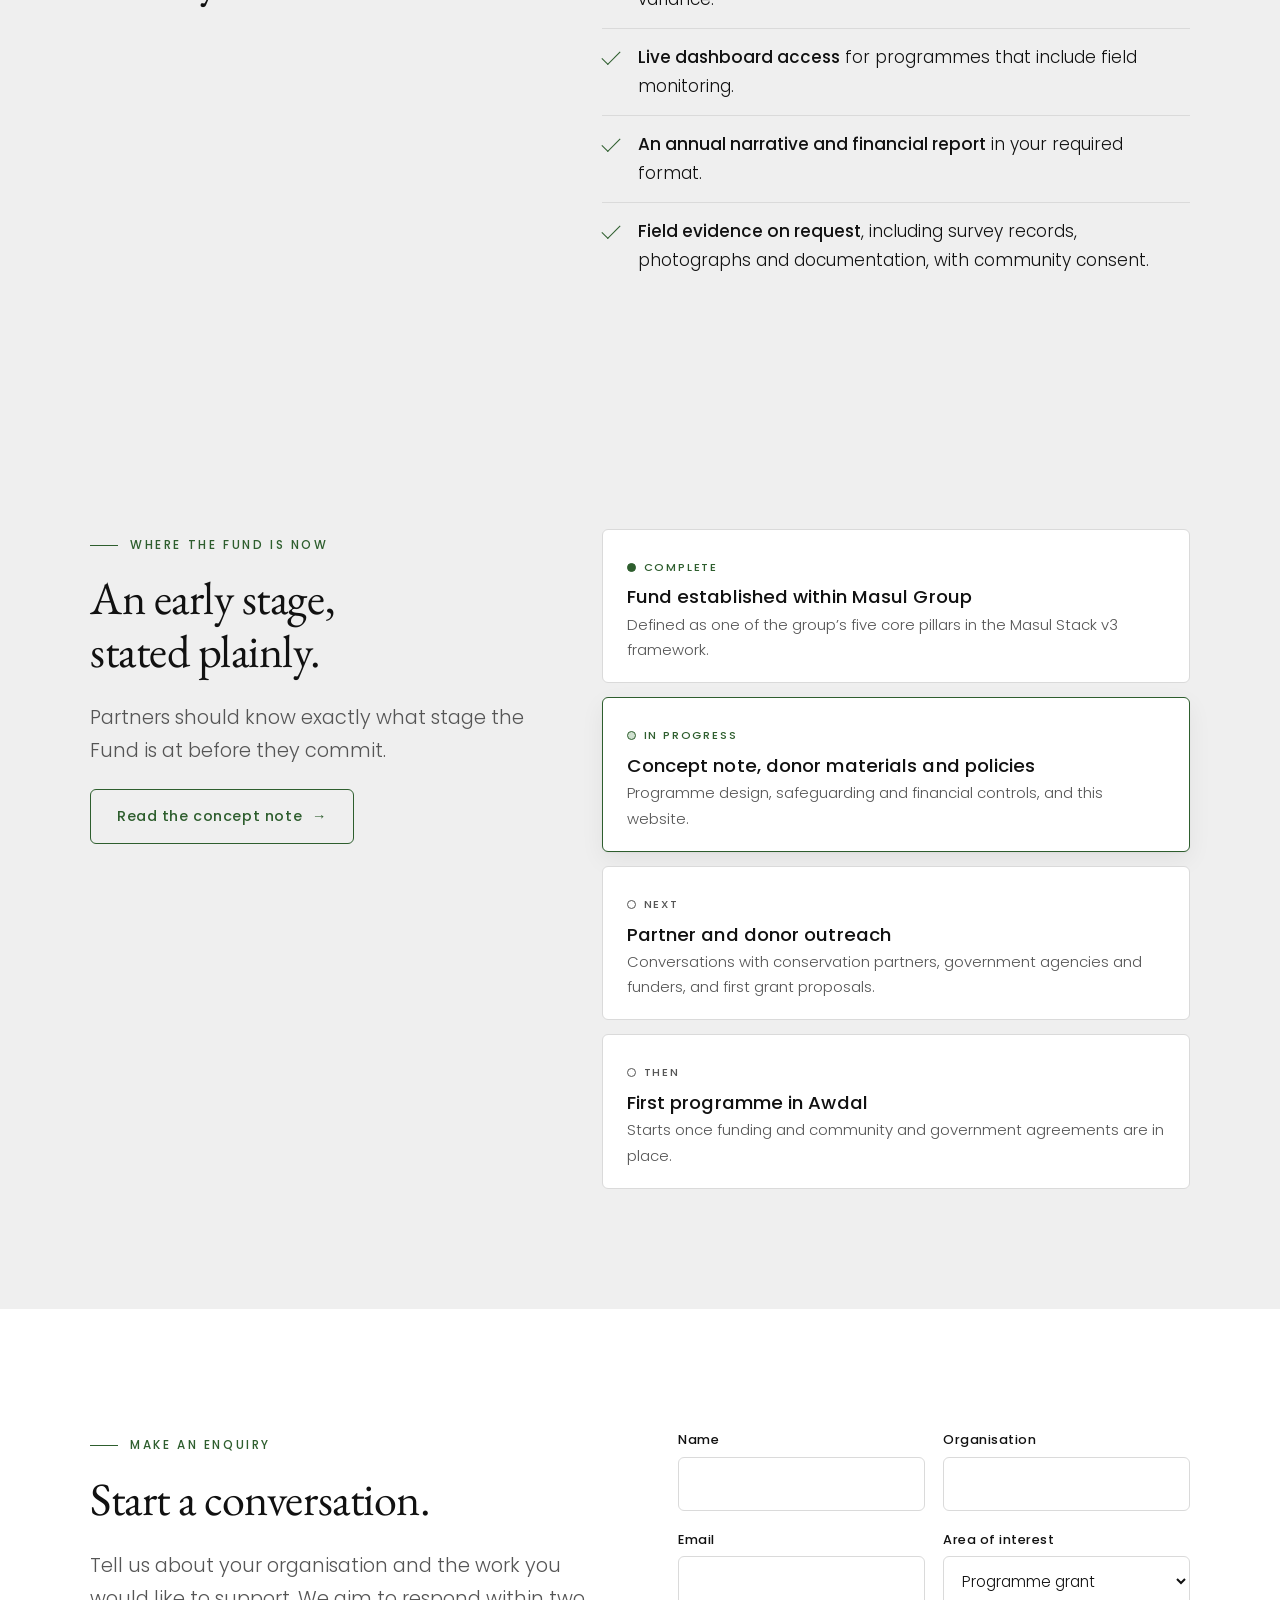
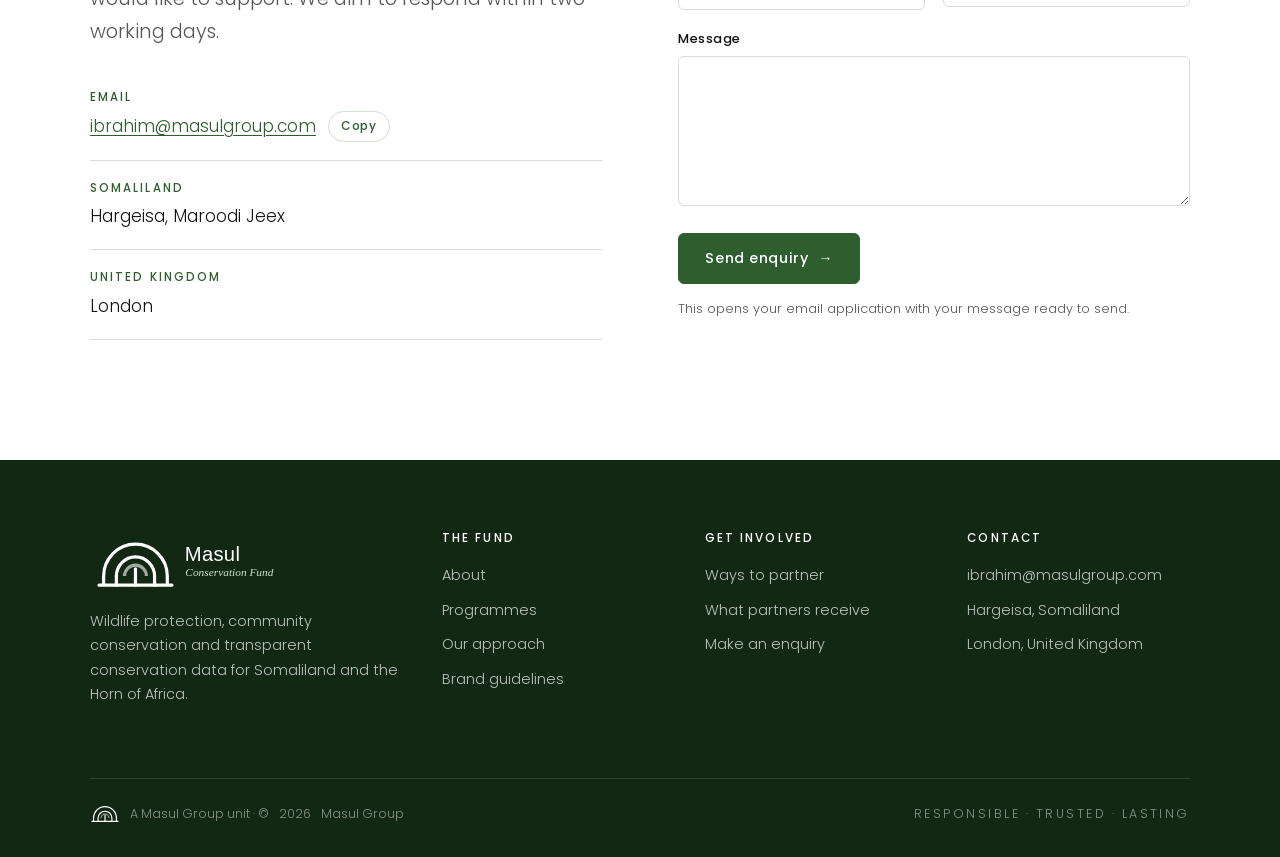
<file: partner.html>
<!doctype html>
<html lang="en-GB">
<head>
  <meta charset="utf-8">
  <meta name="viewport" content="width=device-width, initial-scale=1">
  <title>Partner with us — Masul Conservation Fund</title>
  <meta name="description" content="Ways for funders, conservation organisations, government and diaspora donors to partner with Masul Conservation Fund.">
  <meta name="theme-color" content="#2E5E2E">
  <meta property="og:type" content="website">
  <meta property="og:title" content="Partner with us — Masul Conservation Fund">
  <meta property="og:description" content="Ways for funders, conservation organisations, government and diaspora donors to partner with Masul Conservation Fund.">
  <meta property="og:site_name" content="Masul Conservation Fund">
  <meta property="og:image" content="assets/img/og-image.png">
  <meta name="twitter:card" content="summary_large_image">
  <link rel="icon" href="assets/img/favicon.svg" type="image/svg+xml">
  <link rel="preconnect" href="https://fonts.googleapis.com">
  <link rel="preconnect" href="https://fonts.gstatic.com" crossorigin>
  <link href="https://fonts.googleapis.com/css2?family=EB+Garamond:ital,wght@0,400;0,500;1,400&family=Poppins:wght@300;400;500&display=swap" rel="stylesheet">
  <link rel="stylesheet" href="assets/css/styles.css">
  <script type="application/ld+json">{"@context": "https://schema.org", "@type": "NGO", "name": "Masul Conservation Fund", "description": "Wildlife protection, community conservation and transparent conservation data for Somaliland and the Horn of Africa.", "email": "ibrahim@masulgroup.com", "areaServed": ["Somaliland", "Horn of Africa"], "founder": {"@type": "Person", "name": "Ibrahim Abdirahman Ismail"}, "parentOrganization": {"@type": "Organization", "name": "Masul Group", "url": "https://masulgroup.com"}, "address": {"@type": "PostalAddress", "addressLocality": "Hargeisa", "addressCountry": "Somaliland"}}</script>
</head>
<body>
<a class="skip-link" href="#main">Skip to content</a>
<header class="site-header">
  <div class="wrap">
    <a class="brand" href="index.html" aria-label="Masul Conservation Fund — home">
      <img src="assets/img/cradle-green.svg" alt="" width="48" height="29">
      <span class="brand-text"><span class="brand-name">Masul</span><span class="brand-sub">Conservation Fund</span></span>
    </a>
    <button class="nav-toggle" aria-label="Menu" aria-expanded="false" aria-controls="site-nav"><span></span><span></span><span></span></button>
    <nav class="nav" id="site-nav" aria-label="Primary">
      <a href="index.html">Home</a>
      <a href="about.html">About</a>
      <a href="programmes.html">Programmes</a>
      <a href="approach.html">Our approach</a>
      <a class="btn" href="partner.html" aria-current="page">Partner with us</a>
    </nav>
  </div>
</header>
<main id="main">

<section class="page-hero">
  <img class="contours" src="assets/img/contours.svg" alt="">
  <div class="wrap">
    <span class="eyebrow">Partner with us</span>
    <h1>Build accountable conservation in Somaliland.</h1>
    <p class="lede">We work with funders, government, conservation organisations and the Somali diaspora. We report to every partner with the same rigour.</p>
  </div>
</section>

<section class="section" id="ways">
  <div class="wrap">
    <div class="section-head reveal">
      <h2>Ways to partner.</h2>
      <p class="lede">We agree the scope, indicators and reporting schedule with each partner before any funds move.</p>
    </div>
    <div class="grid grid--4">
      <div class="card reveal"><span class="num">Institutional funders</span><h3>Programme grants</h3><p>Fund a full programme or a defined component, with a results framework agreed with you.</p></div>
      <div class="card reveal"><span class="num">Conservation organisations</span><h3>Delivery partnerships</h3><p>Deliver jointly, using our local presence, government relationships and data systems.</p></div>
      <div class="card reveal"><span class="num">Government &amp; agencies</span><h3>Technical support</h3><p>Coordination, training, databases and proposal development for public institutions.</p></div>
      <div class="card reveal"><span class="num">Diaspora &amp; private donors</span><h3>Restricted gifts</h3><p>Support a named programme, such as a conservancy, a school cohort or community rangers.</p></div>
    </div>
  </div>
</section>

<section class="section section--grey" id="reporting">
  <div class="wrap split split--wide">
    <div class="reveal">
      <span class="eyebrow">What partners receive</span>
      <h2>Reporting you can rely on.</h2>
    </div>
    <div class="reveal">
      <ul class="checklist">
        <li><strong>A results framework</strong> agreed at the outset, with baselines and targets.</li>
        <li><strong>Quarterly progress reports</strong> covering activities, spending and variance.</li>
        <li><strong>Live dashboard access</strong> for programmes that include field monitoring.</li>
        <li><strong>An annual narrative and financial report</strong> in your required format.</li>
        <li><strong>Field evidence on request</strong>, including survey records, photographs and documentation, with community consent.</li>
      </ul>
    </div>
  </div>
</section>


<section class="section section--grey" id="status">
  <div class="wrap split split--wide">
    <div class="reveal">
      <span class="eyebrow">Where the Fund is now</span>
      <h2>An early stage, stated plainly.</h2>
      <p class="lede">Partners should know exactly what stage the Fund is at before they commit.</p>
      <a class="btn btn--ghost" href="concept-note.html">Read the concept note <span class="arrow">&rarr;</span></a>
    </div>
    <ol class="roadmap reveal">
      <li class="is-done"><span class="rm-state">Complete</span><h3>Fund established within Masul Group</h3><p>Defined as one of the group&rsquo;s five core pillars in the Masul Stack v3 framework.</p></li>
      <li class="is-now"><span class="rm-state">In progress</span><h3>Concept note, donor materials and policies</h3><p>Programme design, safeguarding and financial controls, and this website.</p></li>
      <li><span class="rm-state">Next</span><h3>Partner and donor outreach</h3><p>Conversations with conservation partners, government agencies and funders, and first grant proposals.</p></li>
      <li><span class="rm-state">Then</span><h3>First programme in Awdal</h3><p>Starts once funding and community and government agreements are in place.</p></li>
    </ol>
  </div>
</section>

<section class="section" id="contact">
  <div class="wrap split">
    <div class="reveal">
      <span class="eyebrow">Make an enquiry</span>
      <h2>Start a conversation.</h2>
      <p class="lede">Tell us about your organisation and the work you would like to support. We aim to respond within two working days.</p>
      <ul class="contact-list">
        <li><span class="k">Email</span><span class="copy-row"><a href="mailto:ibrahim@masulgroup.com" id="contact-email">ibrahim@masulgroup.com</a><button class="copy-btn" type="button" data-copy="ibrahim@masulgroup.com">Copy</button></span></li>
        <li><span class="k">Somaliland</span>Hargeisa, Maroodi Jeex</li>
        <li><span class="k">United Kingdom</span>London</li>
      </ul>
    </div>
    <div class="reveal">
      <form class="form" id="enquiry-form" data-to="ibrahim@masulgroup.com">
        <div class="row">
          <div><label for="f-name">Name</label><input id="f-name" name="name" autocomplete="name" required></div>
          <div><label for="f-org">Organisation</label><input id="f-org" name="organisation" autocomplete="organization"></div>
        </div>
        <div class="row">
          <div><label for="f-email">Email</label><input id="f-email" name="email" type="email" autocomplete="email" required></div>
          <div><label for="f-interest">Area of interest</label>
            <select id="f-interest" name="interest">
              <option>Programme grant</option>
              <option>Delivery partnership</option>
              <option>Government / technical support</option>
              <option>Restricted gift</option>
              <option>Media or research</option>
              <option>Other</option>
            </select>
          </div>
        </div>
        <div><label for="f-msg">Message</label><textarea id="f-msg" name="message" required></textarea></div>
        <div class="btn-row" style="align-items:center">
          <button class="btn" type="submit">Send enquiry <span class="arrow">&rarr;</span></button>
          <p class="form-note">This opens your email application with your message ready to send.</p>
        </div>
      </form>
    </div>
  </div>
</section>
</main>
<footer class="site-footer">
  <div class="wrap">
    <div class="footer-grid">
      <div class="footer-brand">
        <img src="assets/img/logo-horizontal-reversed.svg" alt="Masul Conservation Fund" width="240" height="57">
        <p>Wildlife protection, community conservation and transparent conservation data for Somaliland and the Horn of Africa.</p>
      </div>
      <div>
        <h4>The Fund</h4>
        <ul>
          <li><a href="about.html">About</a></li>
          <li><a href="programmes.html">Programmes</a></li>
          <li><a href="approach.html">Our approach</a></li>
          <li><a href="brand/index.html">Brand guidelines</a></li>
        </ul>
      </div>
      <div>
        <h4>Get involved</h4>
        <ul>
          <li><a href="partner.html#ways">Ways to partner</a></li>
          <li><a href="partner.html#reporting">What partners receive</a></li>
          <li><a href="partner.html#contact">Make an enquiry</a></li>
        </ul>
      </div>
      <div>
        <h4>Contact</h4>
        <ul>
          <li><a href="mailto:ibrahim@masulgroup.com">ibrahim@masulgroup.com</a></li>
          <li>Hargeisa, Somaliland</li>
          <li>London, United Kingdom</li>
        </ul>
      </div>
    </div>
    <div class="footer-bottom">
      <span class="group-endorse"><img src="assets/img/cradle-white.svg" alt="" width="30" height="18">A Masul Group unit · &copy; <span data-year>2026</span> Masul Group</span>
      <span class="tagline">Responsible · Trusted · Lasting</span>
    </div>
  </div>
</footer>
<script src="assets/js/main.js" defer></script>
</body>
</html>
</file>
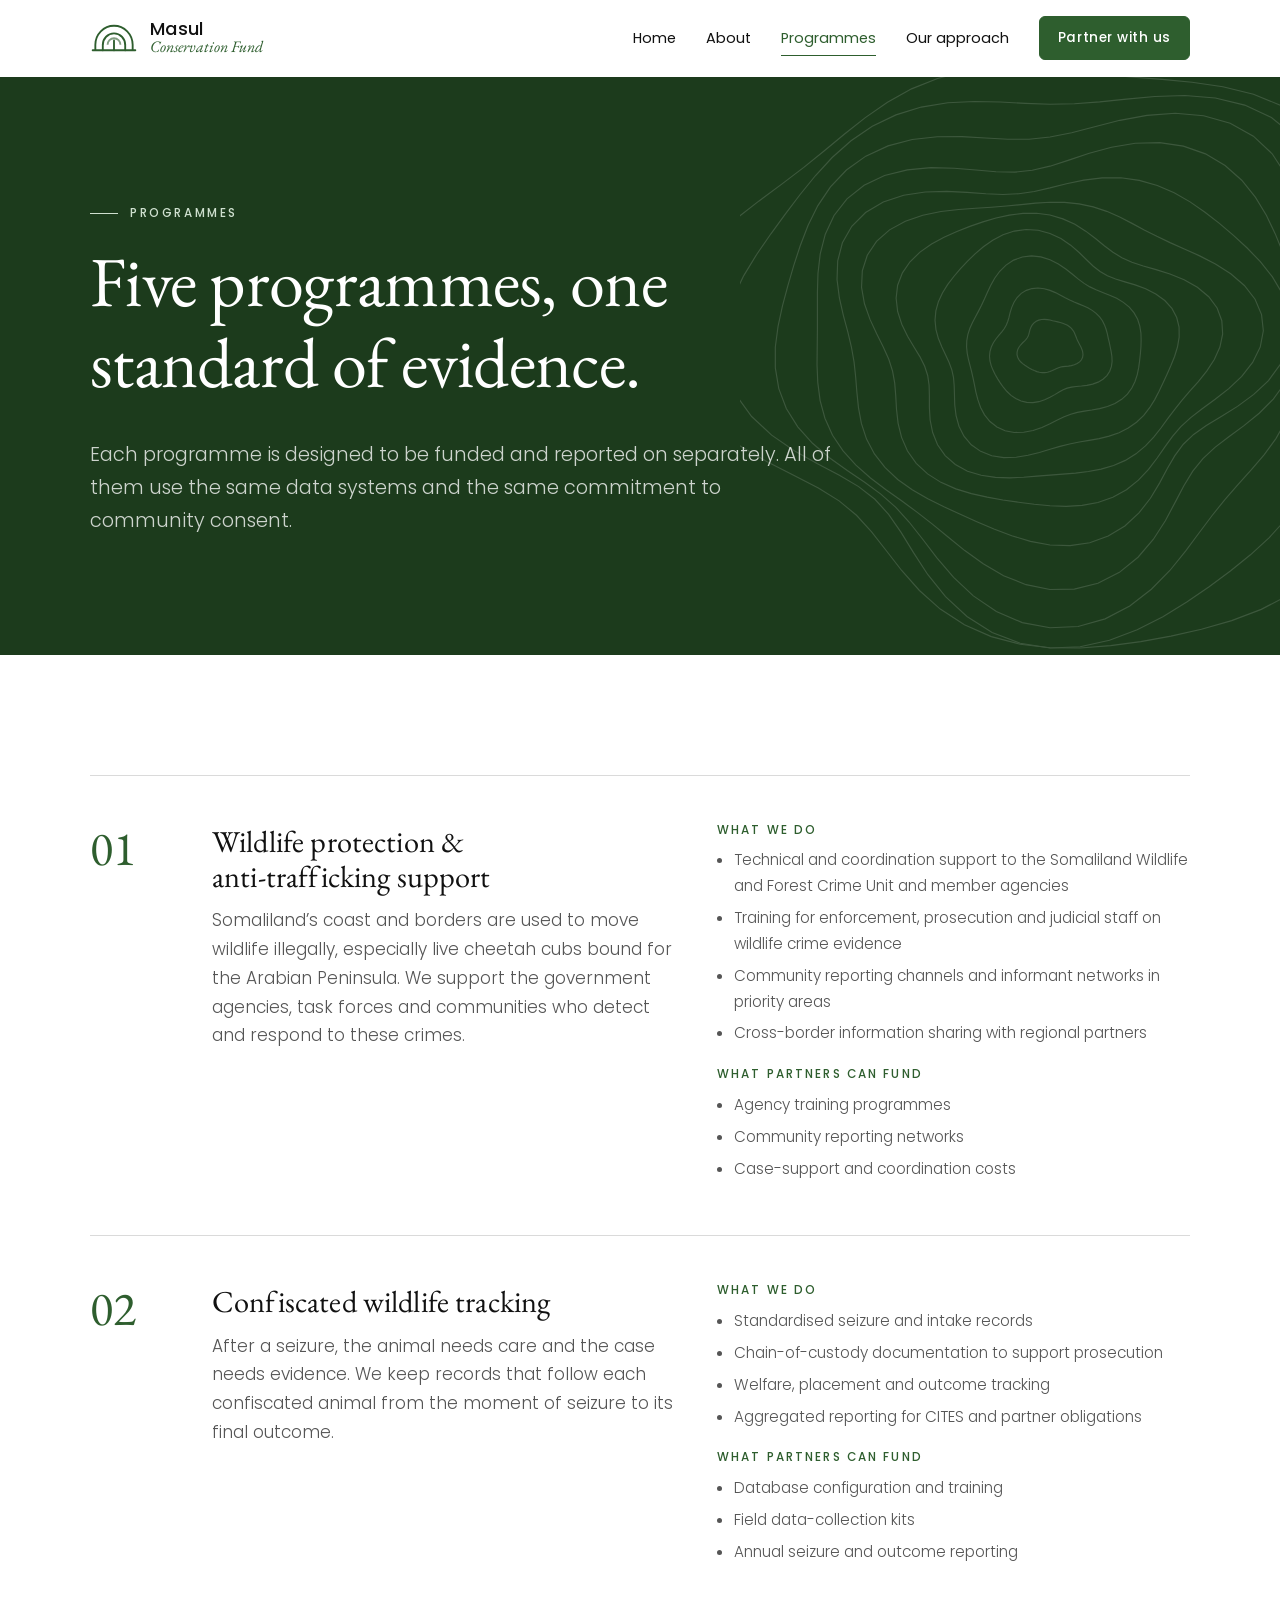
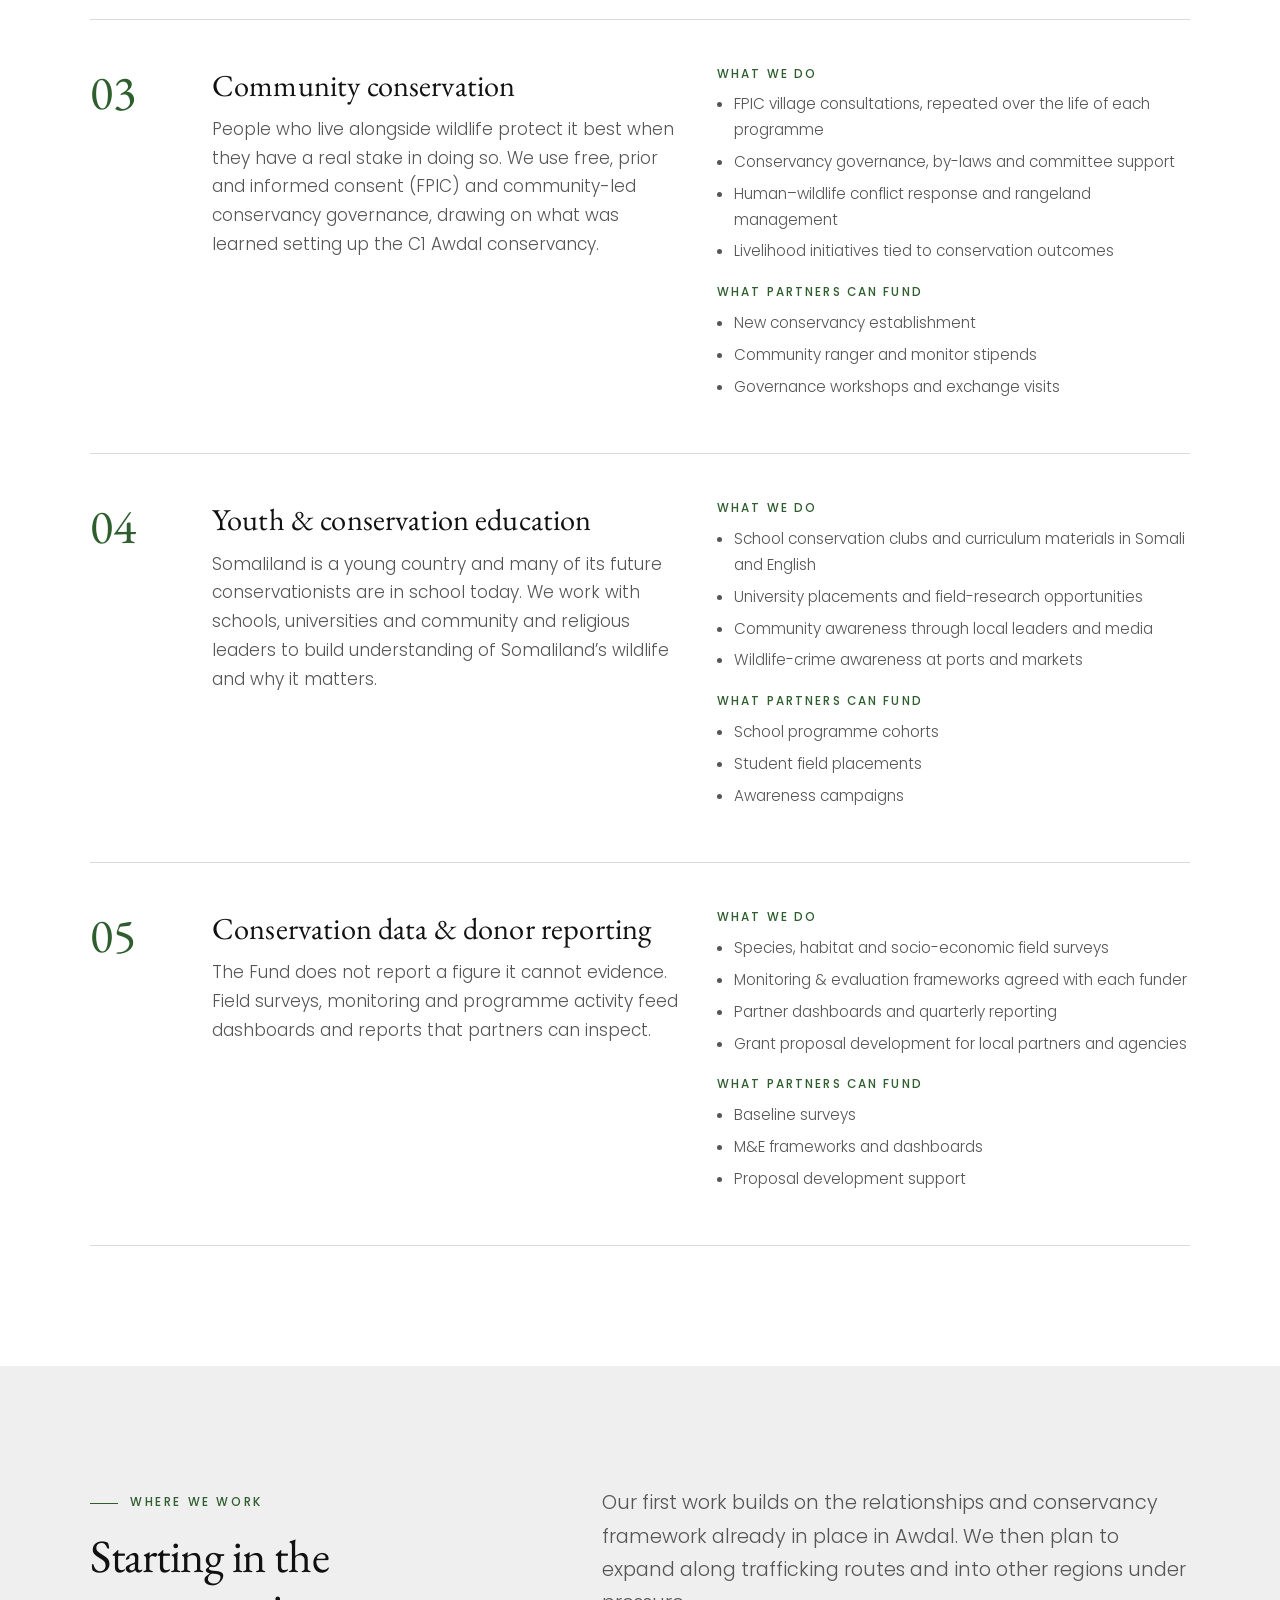
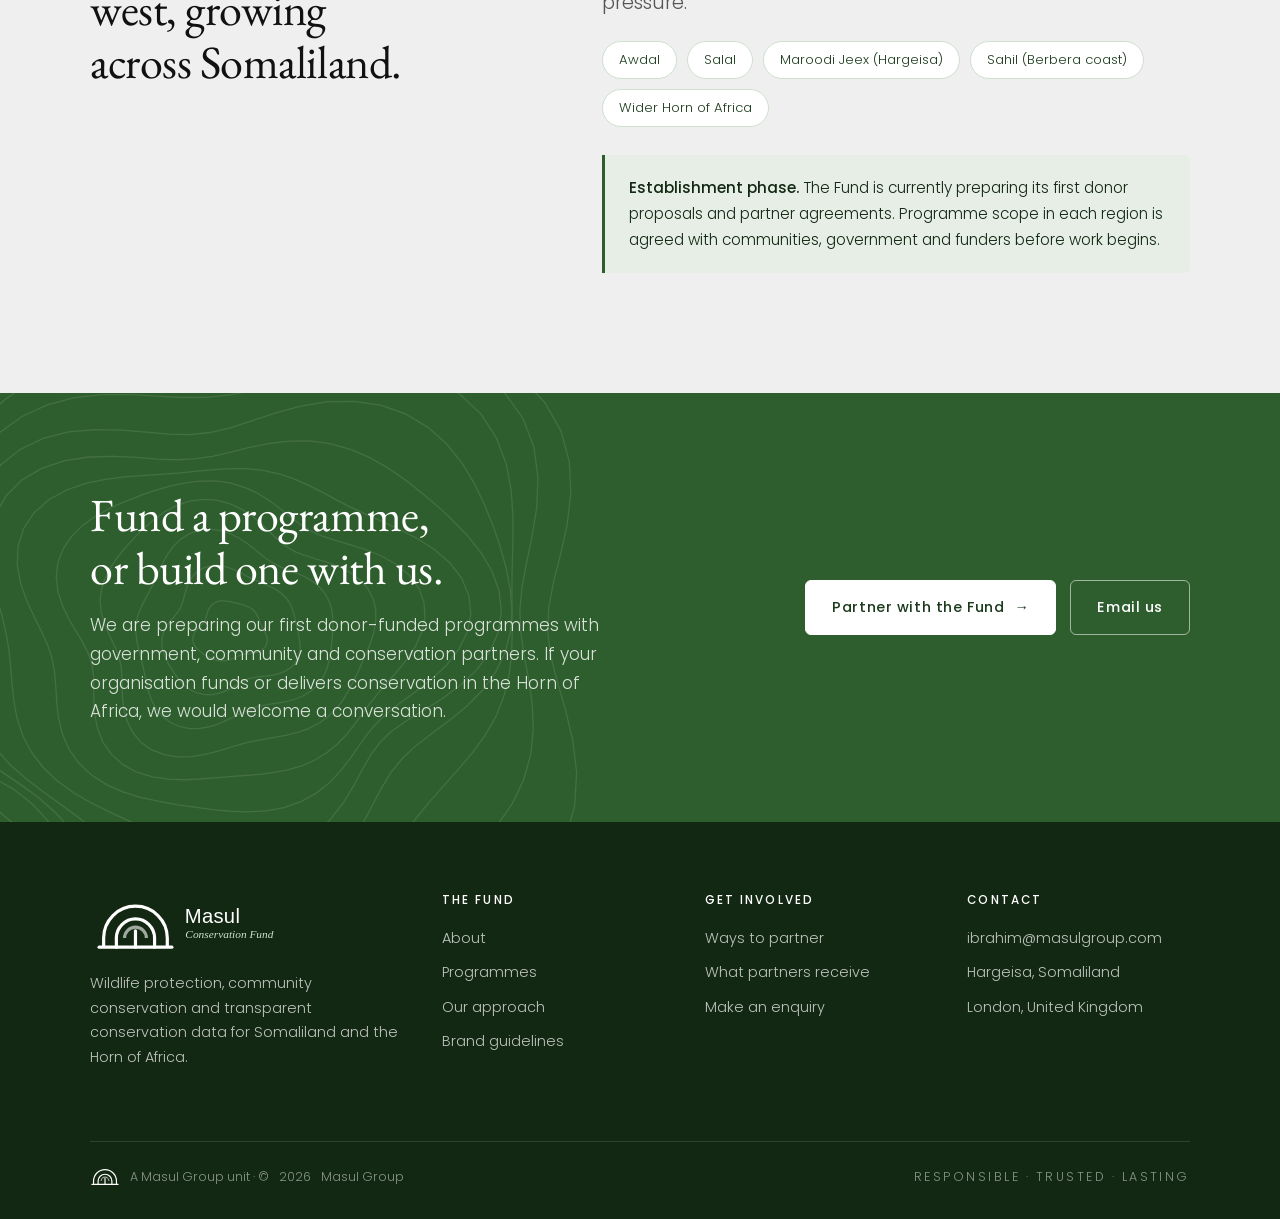
<file: programmes.html>
<!doctype html>
<html lang="en-GB">
<head>
  <meta charset="utf-8">
  <meta name="viewport" content="width=device-width, initial-scale=1">
  <title>Programmes — Masul Conservation Fund</title>
  <meta name="description" content="Wildlife protection and anti-trafficking, confiscated wildlife tracking, community conservation, youth education and conservation data.">
  <meta name="theme-color" content="#2E5E2E">
  <meta property="og:type" content="website">
  <meta property="og:title" content="Programmes — Masul Conservation Fund">
  <meta property="og:description" content="Wildlife protection and anti-trafficking, confiscated wildlife tracking, community conservation, youth education and conservation data.">
  <meta property="og:site_name" content="Masul Conservation Fund">
  <meta property="og:image" content="assets/img/og-image.png">
  <meta name="twitter:card" content="summary_large_image">
  <link rel="icon" href="assets/img/favicon.svg" type="image/svg+xml">
  <link rel="preconnect" href="https://fonts.googleapis.com">
  <link rel="preconnect" href="https://fonts.gstatic.com" crossorigin>
  <link href="https://fonts.googleapis.com/css2?family=EB+Garamond:ital,wght@0,400;0,500;1,400&family=Poppins:wght@300;400;500&display=swap" rel="stylesheet">
  <link rel="stylesheet" href="assets/css/styles.css">
  <script type="application/ld+json">{"@context": "https://schema.org", "@type": "NGO", "name": "Masul Conservation Fund", "description": "Wildlife protection, community conservation and transparent conservation data for Somaliland and the Horn of Africa.", "email": "ibrahim@masulgroup.com", "areaServed": ["Somaliland", "Horn of Africa"], "founder": {"@type": "Person", "name": "Ibrahim Abdirahman Ismail"}, "parentOrganization": {"@type": "Organization", "name": "Masul Group", "url": "https://masulgroup.com"}, "address": {"@type": "PostalAddress", "addressLocality": "Hargeisa", "addressCountry": "Somaliland"}}</script>
</head>
<body>
<a class="skip-link" href="#main">Skip to content</a>
<header class="site-header">
  <div class="wrap">
    <a class="brand" href="index.html" aria-label="Masul Conservation Fund — home">
      <img src="assets/img/cradle-green.svg" alt="" width="48" height="29">
      <span class="brand-text"><span class="brand-name">Masul</span><span class="brand-sub">Conservation Fund</span></span>
    </a>
    <button class="nav-toggle" aria-label="Menu" aria-expanded="false" aria-controls="site-nav"><span></span><span></span><span></span></button>
    <nav class="nav" id="site-nav" aria-label="Primary">
      <a href="index.html">Home</a>
      <a href="about.html">About</a>
      <a href="programmes.html" aria-current="page">Programmes</a>
      <a href="approach.html">Our approach</a>
      <a class="btn" href="partner.html">Partner with us</a>
    </nav>
  </div>
</header>
<main id="main">

<section class="page-hero">
  <img class="contours" src="assets/img/contours.svg" alt="">
  <div class="wrap">
    <span class="eyebrow">Programmes</span>
    <h1>Five programmes, one standard of evidence.</h1>
    <p class="lede">Each programme is designed to be funded and reported on separately. All of them use the same data systems and the same commitment to community consent.</p>
  </div>
</section>

<section class="section">
  <div class="wrap">
    <article class="programme reveal" id="protection">
      <div class="p-num">01</div>
      <div><h3>Wildlife protection &amp; anti-trafficking support</h3><p>Somaliland&rsquo;s coast and borders are used to move wildlife illegally, especially live cheetah cubs bound for the Arabian Peninsula. We support the government agencies, task forces and communities who detect and respond to these crimes.</p></div>
      <div>
        <h4>What we do</h4><ul><li>Technical and coordination support to the Somaliland Wildlife and Forest Crime Unit and member agencies</li><li>Training for enforcement, prosecution and judicial staff on wildlife crime evidence</li><li>Community reporting channels and informant networks in priority areas</li><li>Cross-border information sharing with regional partners</li></ul>
        <h4 style="margin-top:22px">What partners can fund</h4><ul><li>Agency training programmes</li><li>Community reporting networks</li><li>Case-support and coordination costs</li></ul>
      </div>
    </article>
    <article class="programme reveal" id="confiscated">
      <div class="p-num">02</div>
      <div><h3>Confiscated wildlife tracking</h3><p>After a seizure, the animal needs care and the case needs evidence. We keep records that follow each confiscated animal from the moment of seizure to its final outcome.</p></div>
      <div>
        <h4>What we do</h4><ul><li>Standardised seizure and intake records</li><li>Chain-of-custody documentation to support prosecution</li><li>Welfare, placement and outcome tracking</li><li>Aggregated reporting for CITES and partner obligations</li></ul>
        <h4 style="margin-top:22px">What partners can fund</h4><ul><li>Database configuration and training</li><li>Field data-collection kits</li><li>Annual seizure and outcome reporting</li></ul>
      </div>
    </article>
    <article class="programme reveal" id="community">
      <div class="p-num">03</div>
      <div><h3>Community conservation</h3><p>People who live alongside wildlife protect it best when they have a real stake in doing so. We use free, prior and informed consent (FPIC) and community-led conservancy governance, drawing on what was learned setting up the C1 Awdal conservancy.</p></div>
      <div>
        <h4>What we do</h4><ul><li>FPIC village consultations, repeated over the life of each programme</li><li>Conservancy governance, by-laws and committee support</li><li>Human&ndash;wildlife conflict response and rangeland management</li><li>Livelihood initiatives tied to conservation outcomes</li></ul>
        <h4 style="margin-top:22px">What partners can fund</h4><ul><li>New conservancy establishment</li><li>Community ranger and monitor stipends</li><li>Governance workshops and exchange visits</li></ul>
      </div>
    </article>
    <article class="programme reveal" id="education">
      <div class="p-num">04</div>
      <div><h3>Youth &amp; conservation education</h3><p>Somaliland is a young country and many of its future conservationists are in school today. We work with schools, universities and community and religious leaders to build understanding of Somaliland&rsquo;s wildlife and why it matters.</p></div>
      <div>
        <h4>What we do</h4><ul><li>School conservation clubs and curriculum materials in Somali and English</li><li>University placements and field-research opportunities</li><li>Community awareness through local leaders and media</li><li>Wildlife-crime awareness at ports and markets</li></ul>
        <h4 style="margin-top:22px">What partners can fund</h4><ul><li>School programme cohorts</li><li>Student field placements</li><li>Awareness campaigns</li></ul>
      </div>
    </article>
    <article class="programme reveal" id="data">
      <div class="p-num">05</div>
      <div><h3>Conservation data &amp; donor reporting</h3><p>The Fund does not report a figure it cannot evidence. Field surveys, monitoring and programme activity feed dashboards and reports that partners can inspect.</p></div>
      <div>
        <h4>What we do</h4><ul><li>Species, habitat and socio-economic field surveys</li><li>Monitoring &amp; evaluation frameworks agreed with each funder</li><li>Partner dashboards and quarterly reporting</li><li>Grant proposal development for local partners and agencies</li></ul>
        <h4 style="margin-top:22px">What partners can fund</h4><ul><li>Baseline surveys</li><li>M&amp;E frameworks and dashboards</li><li>Proposal development support</li></ul>
      </div>
    </article>
  </div>
</section>

<section class="section section--grey">
  <div class="wrap split split--wide">
    <div class="reveal">
      <span class="eyebrow">Where we work</span>
      <h2>Starting in the west, growing across Somaliland.</h2>
    </div>
    <div class="reveal">
      <p class="lede">Our first work builds on the relationships and conservancy framework already in place in Awdal. We then plan to expand along trafficking routes and into other regions under pressure.</p>
      <ul class="pills" style="margin-bottom:28px">
        <li>Awdal</li><li>Salal</li><li>Maroodi Jeex (Hargeisa)</li><li>Sahil (Berbera coast)</li><li>Wider Horn of Africa</li>
      </ul>
      <div class="notice"><p><strong>Establishment phase.</strong> The Fund is currently preparing its first donor proposals and partner agreements. Programme scope in each region is agreed with communities, government and funders before work begins.</p></div>
    </div>
  </div>
</section>

<section class="cta-band">
  <img class="contours" src="assets/img/contours.svg" alt="">
  <div class="wrap">
    <div>
      <h2>Fund a programme, or build one with us.</h2>
      <p>We are preparing our first donor-funded programmes with government, community and conservation partners. If your organisation funds or delivers conservation in the Horn of Africa, we would welcome a conversation.</p>
    </div>
    <div class="btn-row">
      <a class="btn btn--light" href="partner.html">Partner with the Fund <span class="arrow">&rarr;</span></a>
      <a class="btn btn--outline-light" href="mailto:ibrahim@masulgroup.com">Email us</a>
    </div>
  </div>
</section>
</main>
<footer class="site-footer">
  <div class="wrap">
    <div class="footer-grid">
      <div class="footer-brand">
        <img src="assets/img/logo-horizontal-reversed.svg" alt="Masul Conservation Fund" width="240" height="57">
        <p>Wildlife protection, community conservation and transparent conservation data for Somaliland and the Horn of Africa.</p>
      </div>
      <div>
        <h4>The Fund</h4>
        <ul>
          <li><a href="about.html">About</a></li>
          <li><a href="programmes.html">Programmes</a></li>
          <li><a href="approach.html">Our approach</a></li>
          <li><a href="brand/index.html">Brand guidelines</a></li>
        </ul>
      </div>
      <div>
        <h4>Get involved</h4>
        <ul>
          <li><a href="partner.html#ways">Ways to partner</a></li>
          <li><a href="partner.html#reporting">What partners receive</a></li>
          <li><a href="partner.html#contact">Make an enquiry</a></li>
        </ul>
      </div>
      <div>
        <h4>Contact</h4>
        <ul>
          <li><a href="mailto:ibrahim@masulgroup.com">ibrahim@masulgroup.com</a></li>
          <li>Hargeisa, Somaliland</li>
          <li>London, United Kingdom</li>
        </ul>
      </div>
    </div>
    <div class="footer-bottom">
      <span class="group-endorse"><img src="assets/img/cradle-white.svg" alt="" width="30" height="18">A Masul Group unit · &copy; <span data-year>2026</span> Masul Group</span>
      <span class="tagline">Responsible · Trusted · Lasting</span>
    </div>
  </div>
</footer>
<script src="assets/js/main.js" defer></script>
</body>
</html>
</file>
<file: assets/css/styles.css>
/* Masul Conservation Fund — site styles
   Built on the Masul Group brand system V3.0:
   Conservation Green unit accent, Poppins (UI) + EB Garamond (display). */

:root {
  /* Unit accent — Conservation Green and its tints */
  --green: #2E5E2E;
  --green-deep: #1C3B1C;
  --green-night: #132813;
  --green-mid: #3F7A3F;
  --green-tint: #E6EEE6;
  --green-mist: #CFE0CF;

  /* Parent palette */
  --masul-red: #9B1C2E;
  --ink: #111111;
  --stone: #555555;
  --grey: #EFEFEF;
  --white: #FFFFFF;
  --line: #DADADA;

  --font-ui: "Poppins", "Helvetica Neue", Arial, sans-serif;
  --font-display: "EB Garamond", Garamond, Georgia, serif;

  --wrap: 1180px;
  --gutter: clamp(16px, 4vw, 40px);
  --radius: 6px;
  --shadow: 0 1px 2px rgba(17, 17, 17, .04), 0 8px 24px rgba(17, 17, 17, .06);
}

*,
*::before,
*::after { box-sizing: border-box; }

html { scroll-behavior: smooth; -webkit-text-size-adjust: 100%; }

body {
  margin: 0;
  font-family: var(--font-ui);
  font-weight: 300;
  font-size: 17px;
  line-height: 1.7;
  color: var(--ink);
  background: var(--white);
  -webkit-font-smoothing: antialiased;
}

img, svg { max-width: 100%; display: block; }

a { color: var(--green); text-underline-offset: 3px; }
a:hover { color: var(--green-mid); }

:focus-visible { outline: 2px solid var(--green-mid); outline-offset: 3px; }

h1, h2, h3, h4 { margin: 0 0 .5em; line-height: 1.15; }

h1, h2, .display {
  font-family: var(--font-display);
  font-weight: 400;
  letter-spacing: -.01em;
}
h1 { font-size: clamp(2.5rem, 5.6vw, 4.4rem); }
h2 { font-size: clamp(2rem, 3.6vw, 2.9rem); }
h3 { font-family: var(--font-ui); font-weight: 500; font-size: 1.15rem; letter-spacing: .005em; }
h4 { font-family: var(--font-ui); font-weight: 500; font-size: 1rem; }
p { margin: 0 0 1.1em; }
strong { font-weight: 500; }

.wrap { width: 100%; max-width: var(--wrap); margin: 0 auto; padding: 0 var(--gutter); }

.eyebrow {
  display: inline-block;
  font-size: .74rem;
  font-weight: 500;
  letter-spacing: .22em;
  text-transform: uppercase;
  color: var(--green);
  margin-bottom: 1.1rem;
}
.eyebrow::before {
  content: "";
  display: inline-block;
  width: 28px;
  height: 1px;
  background: currentColor;
  vertical-align: middle;
  margin-right: 12px;
}

.lede { font-size: clamp(1.05rem, 1.6vw, 1.22rem); color: var(--stone); max-width: 62ch; }

.skip-link {
  position: absolute; left: -9999px; top: 0;
  background: var(--green); color: var(--white); padding: 10px 16px; z-index: 100;
}
.skip-link:focus { left: 16px; top: 16px; }

/* ---------- Buttons ---------- */
.btn {
  display: inline-flex; align-items: center; gap: 10px;
  font-family: var(--font-ui); font-size: .9rem; font-weight: 500; letter-spacing: .04em;
  padding: 14px 26px; border-radius: var(--radius);
  border: 1px solid var(--green); background: var(--green); color: var(--white);
  text-decoration: none; cursor: pointer; transition: background .2s, color .2s, border-color .2s;
}
.btn:hover { background: var(--green-deep); border-color: var(--green-deep); color: var(--white); }
.btn--ghost { background: transparent; color: var(--green); }
.btn--ghost:hover { background: var(--green); color: var(--white); }
.btn--light { background: var(--white); border-color: var(--white); color: var(--green-deep); }
.btn--light:hover { background: var(--green-mist); border-color: var(--green-mist); color: var(--green-night); }
.btn--outline-light { background: transparent; border-color: rgba(255,255,255,.55); color: var(--white); }
.btn--outline-light:hover { background: var(--white); color: var(--green-deep); }
.btn .arrow { transition: transform .2s; }
.btn:hover .arrow { transform: translateX(3px); }
.btn-row { display: flex; flex-wrap: wrap; gap: 14px; }

/* ---------- Header ---------- */
.site-header {
  position: sticky; top: 0; z-index: 50;
  background: rgba(255, 255, 255, .94);
  backdrop-filter: saturate(160%) blur(10px);
  -webkit-backdrop-filter: saturate(160%) blur(10px);
  border-bottom: 1px solid transparent;
  transition: border-color .2s;
}
.site-header.is-scrolled { border-bottom-color: var(--line); }
.site-header .wrap { display: flex; align-items: center; justify-content: space-between; height: 76px; }

.brand { display: flex; align-items: center; gap: 12px; text-decoration: none; color: var(--ink); }
.brand img { width: 48px; height: auto; }
.brand-text { display: flex; flex-direction: column; line-height: 1.05; }
.brand-name { font-weight: 500; font-size: 1.12rem; letter-spacing: .02em; }
.brand-sub { font-family: var(--font-display); font-style: italic; color: var(--green); font-size: 1rem; }

.nav { display: flex; align-items: center; gap: 30px; }
.nav a:not(.btn) {
  font-size: .9rem; font-weight: 400; color: var(--ink); text-decoration: none; position: relative; padding: 6px 0;
}
.nav a:not(.btn)::after {
  content: ""; position: absolute; left: 0; bottom: 0; width: 100%; height: 1px; background: var(--green);
  transform: scaleX(0); transform-origin: left; transition: transform .25s;
}
.nav a:not(.btn):hover::after,
.nav a[aria-current="page"]::after { transform: scaleX(1); }
.nav a[aria-current="page"] { color: var(--green); }
.nav .btn { padding: 10px 18px; font-size: .84rem; }

.nav-toggle {
  display: none; background: none; border: 0; padding: 10px; margin-right: -10px; cursor: pointer; color: var(--ink);
}
.nav-toggle span { display: block; width: 24px; height: 1.5px; background: currentColor; margin: 6px 0; transition: transform .25s, opacity .25s; }
.nav-open .nav-toggle span:nth-child(1) { transform: translateY(7.5px) rotate(45deg); }
.nav-open .nav-toggle span:nth-child(2) { opacity: 0; }
.nav-open .nav-toggle span:nth-child(3) { transform: translateY(-7.5px) rotate(-45deg); }

@media (max-width: 900px) {
  .nav-toggle { display: block; }
  .nav {
    position: fixed; inset: 76px 0 auto 0; flex-direction: column; align-items: stretch; gap: 0;
    background: var(--white); border-bottom: 1px solid var(--line); padding: 8px var(--gutter) 24px;
    transform: translateY(-8px); opacity: 0; visibility: hidden; transition: opacity .2s, transform .2s, visibility .2s;
  }
  .nav-open .nav { transform: none; opacity: 1; visibility: visible; }
  .nav a:not(.btn) { padding: 14px 0; border-bottom: 1px solid var(--grey); font-size: 1rem; }
  .nav a:not(.btn)::after { display: none; }
  .nav .btn { margin-top: 18px; justify-content: center; padding: 14px; }
}

/* ---------- Hero ---------- */
.hero {
  position: relative; overflow: hidden;
  background: linear-gradient(180deg, var(--grey) 0%, var(--white) 100%);
  padding: clamp(56px, 9vw, 110px) 0 0;
}
.hero-grid { display: grid; grid-template-columns: 1.1fr .9fr; gap: 48px; align-items: end; }
.hero h1 { max-width: 15ch; }
.hero h1 em { color: var(--green); font-style: italic; }
.hero .lede { margin-bottom: 2rem; }
.hero-copy { padding-bottom: clamp(56px, 8vw, 100px); }
.hero-art { align-self: stretch; display: flex; align-items: flex-end; }
.hero-art svg { width: 100%; height: auto; }
.hero-meta {
  display: flex; flex-wrap: wrap; gap: 8px 22px; margin-top: 2.2rem; font-size: .8rem; color: var(--stone); letter-spacing: .04em;
}
.hero-meta span::before { content: "·"; margin-right: 22px; color: var(--green); }
.hero-meta span:first-child::before { content: none; }
@media (max-width: 900px) {
  .hero-grid { grid-template-columns: 1fr; gap: 0; }
  .hero-copy { padding-bottom: 32px; }
}

.landscape { display: block; width: 100%; height: auto; margin-top: -1px; }

/* Page hero (inner pages) */
.page-hero {
  background: var(--green-deep); color: var(--white); position: relative; overflow: hidden;
  padding: clamp(64px, 10vw, 120px) 0 clamp(56px, 8vw, 96px);
}
.page-hero .eyebrow { color: var(--green-mist); }
.page-hero h1 { max-width: 18ch; }
.page-hero .lede { color: rgba(255,255,255,.78); }
.page-hero .contours { position: absolute; right: -80px; top: -40px; width: 620px; opacity: .14; pointer-events: none; }

/* ---------- Sections ---------- */
.section { padding: clamp(64px, 10vw, 120px) 0; }
.section--grey { background: var(--grey); }
.section--green { background: var(--green-deep); color: var(--white); }
.section--green .eyebrow { color: var(--green-mist); }
.section--green .lede, .section--green p { color: rgba(255,255,255,.8); }
.section--tint { background: var(--green-tint); }

.section-head { display: grid; grid-template-columns: 1fr 1fr; gap: 48px; align-items: end; margin-bottom: 56px; }
.section-head h2 { margin: 0; max-width: 16ch; }
.section-head .lede { margin: 0; }
@media (max-width: 800px) { .section-head { grid-template-columns: 1fr; gap: 16px; margin-bottom: 40px; } }

.split { display: grid; grid-template-columns: 1fr 1fr; gap: clamp(32px, 6vw, 80px); align-items: start; }
.split--wide { grid-template-columns: .85fr 1.15fr; }
@media (max-width: 800px) { .split, .split--wide { grid-template-columns: 1fr; } }

/* ---------- Cards ---------- */
.grid { display: grid; gap: 24px; }
.grid--3 { grid-template-columns: repeat(3, 1fr); }
.grid--2 { grid-template-columns: repeat(2, 1fr); }
.grid--4 { grid-template-columns: repeat(4, 1fr); }
@media (max-width: 980px) { .grid--3, .grid--4 { grid-template-columns: repeat(2, 1fr); } }
@media (max-width: 620px) { .grid--3, .grid--2, .grid--4 { grid-template-columns: 1fr; } }

.card {
  background: var(--white); border: 1px solid var(--line); border-radius: var(--radius);
  padding: 32px 28px; position: relative; transition: border-color .2s, box-shadow .2s, transform .2s;
}
.card:hover { border-color: var(--green-mist); box-shadow: var(--shadow); }
.card .num {
  font-family: var(--font-display); font-size: 1rem; font-style: italic; color: var(--green); display: block; margin-bottom: 18px;
}
.card p { color: var(--stone); font-size: .95rem; margin: 0; }
.card .icon { width: 44px; height: 44px; margin-bottom: 20px; color: var(--green); }
.card--link { text-decoration: none; color: inherit; display: block; }
.card--link:hover { transform: translateY(-2px); color: inherit; }
.card--link .more { margin-top: 20px; font-size: .85rem; font-weight: 500; color: var(--green); display: inline-flex; gap: 8px; }

/* ---------- Stats ---------- */
.stats { display: grid; grid-template-columns: repeat(5, 1fr); border-top: 1px solid rgba(255,255,255,.18); }
.stat { padding: 32px 20px 0 0; }
.stat-value { font-family: var(--font-display); font-size: clamp(2.6rem, 4.4vw, 3.6rem); line-height: 1; display: block; color: var(--white); }
.stat-label { display: block; margin-top: 12px; font-size: .84rem; color: rgba(255,255,255,.75); line-height: 1.5; max-width: 22ch; }
@media (max-width: 900px) { .stats { grid-template-columns: repeat(2, 1fr); } .stat { padding-bottom: 8px; } }
.footnote { font-size: .8rem; color: rgba(255,255,255,.6); margin-top: 40px; max-width: 80ch; }

/* ---------- Quote ---------- */
.quote { position: relative; max-width: 900px; margin: 0 auto; text-align: center; }
.quote blockquote {
  margin: 0; font-family: var(--font-display); font-style: italic; font-size: clamp(1.5rem, 2.8vw, 2.2rem); line-height: 1.35; color: var(--ink);
}
.quote blockquote::before {
  content: "\201C"; display: block; font-size: 5rem; line-height: .6; color: var(--green); margin-bottom: 18px; font-style: normal;
}
.quote figcaption { margin-top: 28px; font-size: .78rem; letter-spacing: .18em; text-transform: uppercase; color: var(--stone); }
.quote figcaption strong { color: var(--ink); display: block; letter-spacing: .12em; margin-bottom: 4px; }

/* ---------- Lists ---------- */
.checklist { list-style: none; margin: 0; padding: 0; }
.checklist li { position: relative; padding: 14px 0 14px 36px; border-bottom: 1px solid var(--line); }
.checklist li:last-child { border-bottom: 0; }
.checklist li::before {
  content: ""; position: absolute; left: 0; top: 22px; width: 18px; height: 9px;
  border-left: 1.5px solid var(--green); border-bottom: 1.5px solid var(--green); transform: rotate(-45deg);
}
.section--green .checklist li { border-bottom-color: rgba(255,255,255,.15); }
.section--green .checklist li::before { border-color: var(--green-mist); }

/* Process / pipeline */
.flow { display: grid; grid-template-columns: repeat(4, 1fr); gap: 0; counter-reset: step; }
.flow-step { padding: 28px 24px 28px 0; border-top: 2px solid var(--green); position: relative; }
.flow-step::before {
  counter-increment: step; content: "0" counter(step); font-family: var(--font-display); font-style: italic; color: var(--green); font-size: 1.05rem;
  display: block; margin-bottom: 10px;
}
.flow-step h3 { margin-bottom: .35em; }
.flow-step p { color: var(--stone); font-size: .93rem; margin: 0; }
.flow-step .tag { display: inline-block; margin-top: 14px; font-size: .72rem; letter-spacing: .12em; text-transform: uppercase; color: var(--green); font-weight: 500; }
@media (max-width: 900px) { .flow { grid-template-columns: repeat(2, 1fr); column-gap: 24px; } }
@media (max-width: 560px) { .flow { grid-template-columns: 1fr; } }

/* Timeline */
.timeline { list-style: none; margin: 0; padding: 0; border-left: 1px solid var(--green-mist); }
.timeline li { position: relative; padding: 0 0 36px 32px; }
.timeline li::before {
  content: ""; position: absolute; left: -6px; top: 7px; width: 11px; height: 11px; border-radius: 50%;
  background: var(--white); border: 2px solid var(--green);
}
.timeline .year { font-family: var(--font-display); font-size: 1.5rem; color: var(--green); line-height: 1; display: block; margin-bottom: 8px; }
.timeline h3 { margin-bottom: .3em; }
.timeline p { color: var(--stone); margin: 0; font-size: .95rem; }

/* Credentials table */
.creds { width: 100%; border-collapse: collapse; font-size: .95rem; }
.creds th, .creds td { text-align: left; padding: 14px 0; border-bottom: 1px solid var(--line); vertical-align: top; }
.creds th { font-weight: 500; width: 34%; padding-right: 16px; }
.creds td { color: var(--stone); }

/* Programme blocks */
.programme {
  display: grid; grid-template-columns: 90px 1fr 1fr; gap: 32px; padding: 48px 0; border-top: 1px solid var(--line);
}
.programme:last-child { border-bottom: 1px solid var(--line); }
.programme .p-num { font-family: var(--font-display); font-size: 3rem; line-height: 1; color: var(--green); }
.programme h3 { font-family: var(--font-display); font-weight: 400; font-size: 1.9rem; margin-bottom: .4em; }
.programme p { color: var(--stone); }
.programme h4 { font-size: .74rem; letter-spacing: .18em; text-transform: uppercase; color: var(--green); margin-bottom: 10px; }
.programme ul { margin: 0; padding-left: 1.1em; color: var(--stone); font-size: .95rem; }
.programme li { margin-bottom: 6px; }
@media (max-width: 860px) { .programme { grid-template-columns: 1fr; gap: 12px; } }

/* Pills */
.pills { display: flex; flex-wrap: wrap; gap: 10px; list-style: none; margin: 0; padding: 0; }
.pills li { font-size: .82rem; border: 1px solid var(--green-mist); background: var(--white); border-radius: 999px; padding: 7px 16px; color: var(--green-deep); }
.section--green .pills li { background: transparent; border-color: rgba(255,255,255,.3); color: var(--white); }

/* Notice */
.notice {
  border-left: 3px solid var(--green); background: var(--green-tint); padding: 20px 24px; border-radius: 0 var(--radius) var(--radius) 0;
  font-size: .95rem; color: var(--green-night);
}
.notice p:last-child { margin: 0; }

/* CTA band */
.cta-band { background: var(--green); color: var(--white); padding: clamp(56px, 8vw, 96px) 0; position: relative; overflow: hidden; }
.cta-band .wrap { display: grid; grid-template-columns: 1.4fr 1fr; gap: 40px; align-items: center; position: relative; }
.cta-band h2 { margin: 0; max-width: 18ch; }
.cta-band p { color: rgba(255,255,255,.82); margin: 16px 0 0; max-width: 52ch; }
.cta-band .btn-row { justify-content: flex-end; }
.cta-band .contours { position: absolute; left: -120px; bottom: -160px; width: 700px; opacity: .1; pointer-events: none; }
@media (max-width: 800px) { .cta-band .wrap { grid-template-columns: 1fr; } .cta-band .btn-row { justify-content: flex-start; } }

/* ---------- Form ---------- */
.form { display: grid; gap: 18px; }
.form .row { display: grid; grid-template-columns: 1fr 1fr; gap: 18px; }
@media (max-width: 620px) { .form .row { grid-template-columns: 1fr; } }
.form label { display: block; font-size: .8rem; font-weight: 500; letter-spacing: .04em; margin-bottom: 6px; }
.form input, .form select, .form textarea {
  width: 100%; font: inherit; font-size: .95rem; padding: 13px 14px; border: 1px solid var(--line); border-radius: var(--radius);
  background: var(--white); color: var(--ink); transition: border-color .2s, box-shadow .2s;
}
.form input:focus, .form select:focus, .form textarea:focus {
  outline: none; border-color: var(--green); box-shadow: 0 0 0 3px rgba(46, 94, 46, .15);
}
.form textarea { min-height: 150px; resize: vertical; }
.form-note { font-size: .8rem; color: var(--stone); margin: 0; }

.contact-list { list-style: none; margin: 0; padding: 0; }
.contact-list li { padding: 18px 0; border-bottom: 1px solid var(--line); }
.contact-list .k { display: block; font-size: .72rem; letter-spacing: .18em; text-transform: uppercase; color: var(--green); font-weight: 500; margin-bottom: 4px; }

/* ---------- Footer ---------- */
.site-footer { background: var(--green-night); color: rgba(255,255,255,.72); padding: 72px 0 32px; font-size: .9rem; }
.footer-grid { display: grid; grid-template-columns: 1.4fr 1fr 1fr 1fr; gap: 40px; }
.site-footer h4 { color: var(--white); font-size: .74rem; letter-spacing: .18em; text-transform: uppercase; margin-bottom: 18px; }
.site-footer ul { list-style: none; margin: 0; padding: 0; }
.site-footer li { margin-bottom: 10px; }
.site-footer a { color: rgba(255,255,255,.72); text-decoration: none; }
.site-footer a:hover { color: var(--white); }
.footer-brand img { width: 240px; margin-bottom: 20px; }
.footer-brand p { max-width: 36ch; }
.footer-bottom {
  margin-top: 56px; padding-top: 24px; border-top: 1px solid rgba(255,255,255,.12);
  display: flex; flex-wrap: wrap; justify-content: space-between; gap: 16px; font-size: .78rem; color: rgba(255,255,255,.5);
}
.group-endorse { display: inline-flex; align-items: center; gap: 10px; }
.group-endorse img { width: 30px; }
.tagline { letter-spacing: .2em; text-transform: uppercase; }
@media (max-width: 900px) { .footer-grid { grid-template-columns: 1fr 1fr; } .footer-brand { grid-column: 1 / -1; } }
@media (max-width: 520px) { .footer-grid { grid-template-columns: 1fr; } }

/* ---------- Brand guidelines page ---------- */
.swatches { display: grid; grid-template-columns: repeat(4, 1fr); gap: 18px; }
@media (max-width: 900px) { .swatches { grid-template-columns: repeat(2, 1fr); } }
.swatch { border: 1px solid var(--line); border-radius: var(--radius); overflow: hidden; background: var(--white); }
.swatch .chip { height: 120px; }
.swatch .meta { padding: 14px 16px; font-size: .85rem; }
.swatch .meta strong { display: block; }
.swatch .meta code { font-family: ui-monospace, SFMono-Regular, Menlo, monospace; font-size: .8rem; color: var(--stone); }
.swatch .meta span { display: block; color: var(--stone); font-size: .8rem; margin-top: 4px; }

.logo-tile {
  border: 1px solid var(--line); border-radius: var(--radius); padding: 40px; display: flex; align-items: center; justify-content: center; min-height: 240px;
}
.logo-tile img { max-height: 150px; width: auto; }
.logo-tile--dark { background: var(--green-deep); border-color: var(--green-deep); }
.logo-tile--grey { background: var(--grey); }
.logo-caption { font-size: .85rem; color: var(--stone); margin-top: 12px; }
.logo-caption a { font-weight: 500; }

.type-specimen { border: 1px solid var(--line); border-radius: var(--radius); padding: 36px; background: var(--white); }
.type-specimen .big { font-size: 4rem; line-height: 1; margin-bottom: 16px; }
.type-specimen .garamond { font-family: var(--font-display); }
.type-specimen .meta { font-size: .8rem; letter-spacing: .12em; text-transform: uppercase; color: var(--green); font-weight: 500; }

.dos { display: grid; grid-template-columns: 1fr 1fr; gap: 24px; }
@media (max-width: 700px) { .dos { grid-template-columns: 1fr; } }
.dos .card h3 { display: flex; align-items: center; gap: 10px; }
.dos .card ul { margin: 0; padding-left: 1.1em; color: var(--stone); font-size: .95rem; }
.dos .card li { margin-bottom: 8px; }
.dot { width: 10px; height: 10px; border-radius: 50%; display: inline-block; }
.dot--ok { background: var(--green); }
.dot--no { background: var(--masul-red); }

/* ---------- Reveal ---------- */
.js .reveal { opacity: 0; transform: translateY(16px); transition: opacity .7s ease, transform .7s ease; }
.js .reveal.is-visible { opacity: 1; transform: none; }
@media (prefers-reduced-motion: reduce) {
  html { scroll-behavior: auto; }
  .reveal { opacity: 1; transform: none; transition: none; }
  * { transition: none !important; }
}

@media print {
  .site-header, .cta-band, .nav-toggle { display: none; }
  .reveal { opacity: 1; transform: none; }
}

@media (max-width: 900px) {
  .hero-art { justify-content: center; }
  .hero-art img { max-width: 340px; }
  .hero-meta span::before { content: none; }
}

/* ---------- Hero art sizing ---------- */
.hero-art img { width: 100%; height: auto; }

/* ---------- Field guide (species) ---------- */
.field-guide { list-style: none; margin: 0; padding: 0; border-top: 1px solid var(--green-mist); }
.field-guide li {
  display: grid; grid-template-columns: minmax(200px, 1fr) 72px 2fr; gap: 24px; align-items: baseline;
  padding: 22px 0; border-bottom: 1px solid var(--green-mist);
}
.fg-name h3 { font-family: var(--font-display); font-weight: 400; font-size: 1.6rem; margin: 0; }
.fg-name i { font-family: var(--font-display); color: var(--stone); font-size: 1rem; }
.field-guide p { margin: 0; color: var(--stone); font-size: .95rem; }
.status {
  justify-self: start; font-size: .72rem; font-weight: 500; letter-spacing: .1em; text-transform: uppercase;
  padding: 4px 10px; border-radius: 999px; border: 1px solid currentColor; font-variant-numeric: tabular-nums;
}
.status--vu { color: #8A6A00; background: #FBF3D9; }
.status--en { color: #A8461A; background: #FBE7DC; }
.status--plant { color: var(--green); background: var(--white); }
.source-note { font-size: .8rem; color: var(--stone); margin: 18px 0 0; }
@media (max-width: 760px) {
  .field-guide li { grid-template-columns: 1fr auto; gap: 8px 16px; }
  .field-guide p { grid-column: 1 / -1; }
}

/* ---------- Roadmap ---------- */
.roadmap { list-style: none; margin: 0; padding: 0; display: grid; gap: 14px; }
.roadmap li {
  background: var(--white); border: 1px solid var(--line); border-radius: var(--radius); padding: 22px 24px 20px;
}
.roadmap h3 { margin: 6px 0 4px; }
.roadmap p { margin: 0; color: var(--stone); font-size: .93rem; }
.rm-state {
  font-size: .7rem; font-weight: 500; letter-spacing: .16em; text-transform: uppercase; color: var(--stone);
  display: inline-flex; align-items: center; gap: 8px;
}
.rm-state::before { content: ""; width: 9px; height: 9px; border-radius: 50%; border: 1.5px solid currentColor; }
.roadmap .is-done .rm-state { color: var(--green); }
.roadmap .is-done .rm-state::before { background: var(--green); border-color: var(--green); }
.roadmap .is-now { border-color: var(--green); box-shadow: var(--shadow); }
.roadmap .is-now .rm-state { color: var(--green); }
.roadmap .is-now .rm-state::before { background: var(--green-mist); border-color: var(--green); }

/* ---------- Copy button ---------- */
.copy-row { display: inline-flex; align-items: center; gap: 12px; flex-wrap: wrap; }
.copy-btn {
  font: inherit; font-size: .75rem; font-weight: 500; letter-spacing: .06em; padding: 4px 12px; cursor: pointer;
  border: 1px solid var(--green-mist); border-radius: 999px; background: var(--white); color: var(--green);
}
.copy-btn:hover { border-color: var(--green); }

/* ---------- Concept note ---------- */
.concept-wrap { background: var(--grey); padding-top: 48px; }
.concept-actions { display: flex; flex-wrap: wrap; align-items: center; justify-content: space-between; gap: 12px; max-width: 900px; margin: 0 auto 20px; }
.sheet {
  max-width: 900px; margin: 0 auto; background: var(--white); box-shadow: var(--shadow);
  padding: clamp(24px, 5vw, 56px); border-top: 6px solid var(--green); font-size: .92rem; line-height: 1.6;
}
.sheet-head { display: flex; flex-wrap: wrap; justify-content: space-between; align-items: center; gap: 16px; padding-bottom: 20px; border-bottom: 1px solid var(--line); }
.sheet-head img { width: 240px; }
.sheet-ref { display: flex; flex-direction: column; align-items: flex-end; font-size: .72rem; letter-spacing: .14em; text-transform: uppercase; color: var(--stone); }
.sheet-ref span:first-child { color: var(--green); font-weight: 500; }
.sheet-title { font-size: clamp(1.7rem, 3vw, 2.3rem); margin: 28px 0 24px; max-width: 26ch; text-wrap: balance; }
.sheet-grid { display: grid; grid-template-columns: 1fr 1fr; gap: 36px; }
.sheet h2 { font-family: var(--font-ui); font-weight: 500; font-size: .74rem; letter-spacing: .18em; text-transform: uppercase; color: var(--green); margin: 18px 0 6px; }
.sheet-grid > div > h2:first-child { margin-top: 0; }
.sheet p { color: #333; margin-bottom: .6em; }
.sheet-list { margin: 0 0 .6em; padding-left: 1.2em; color: #333; }
.sheet-list li { margin-bottom: 5px; }
.sheet-contact { margin-top: 18px; padding: 14px 16px; background: var(--green-tint); border-radius: var(--radius); }
.sheet-contact strong { display: block; font-size: .72rem; letter-spacing: .16em; text-transform: uppercase; color: var(--green); }
.sheet-foot { display: flex; justify-content: space-between; flex-wrap: wrap; gap: 8px; margin-top: 28px; padding-top: 14px; border-top: 1px solid var(--line); font-size: .7rem; letter-spacing: .16em; text-transform: uppercase; color: var(--stone); }
@media (max-width: 700px) { .sheet-grid { grid-template-columns: 1fr; gap: 0; } .sheet-ref { align-items: flex-start; } }

h1, h2, h3 { text-wrap: balance; }

@media print {
  @page { size: A4; margin: 12mm; }
  body { font-size: 10pt; }
  .site-footer, .concept-actions, .skip-link { display: none !important; }
  .concept-wrap { background: none; padding: 0; }
  .sheet { box-shadow: none; max-width: none; padding: 0; border-top-width: 4px; font-size: 9.5pt; }
  .sheet-grid { grid-template-columns: 1fr 1fr; gap: 24px; }
}

.nav a.btn[aria-current="page"] { color: var(--white); background: var(--green-deep); border-color: var(--green-deep); }
</file>
